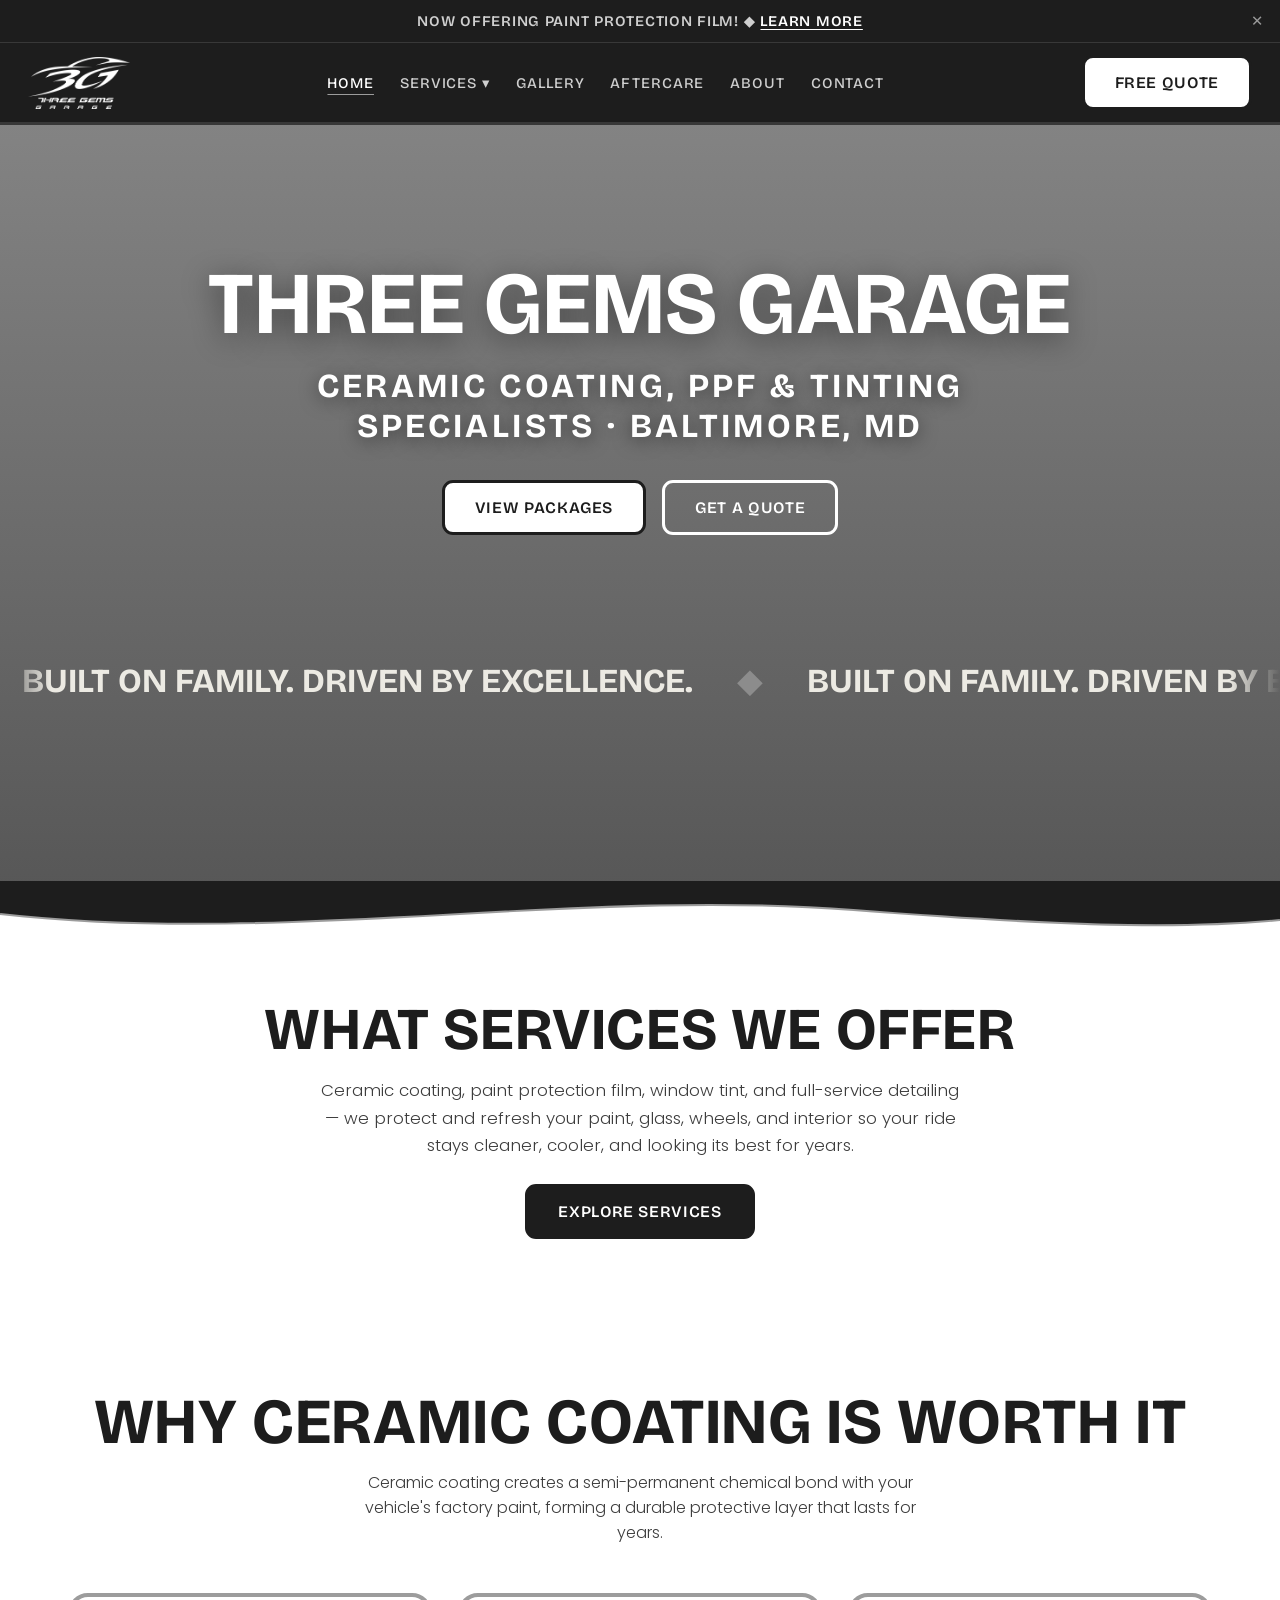
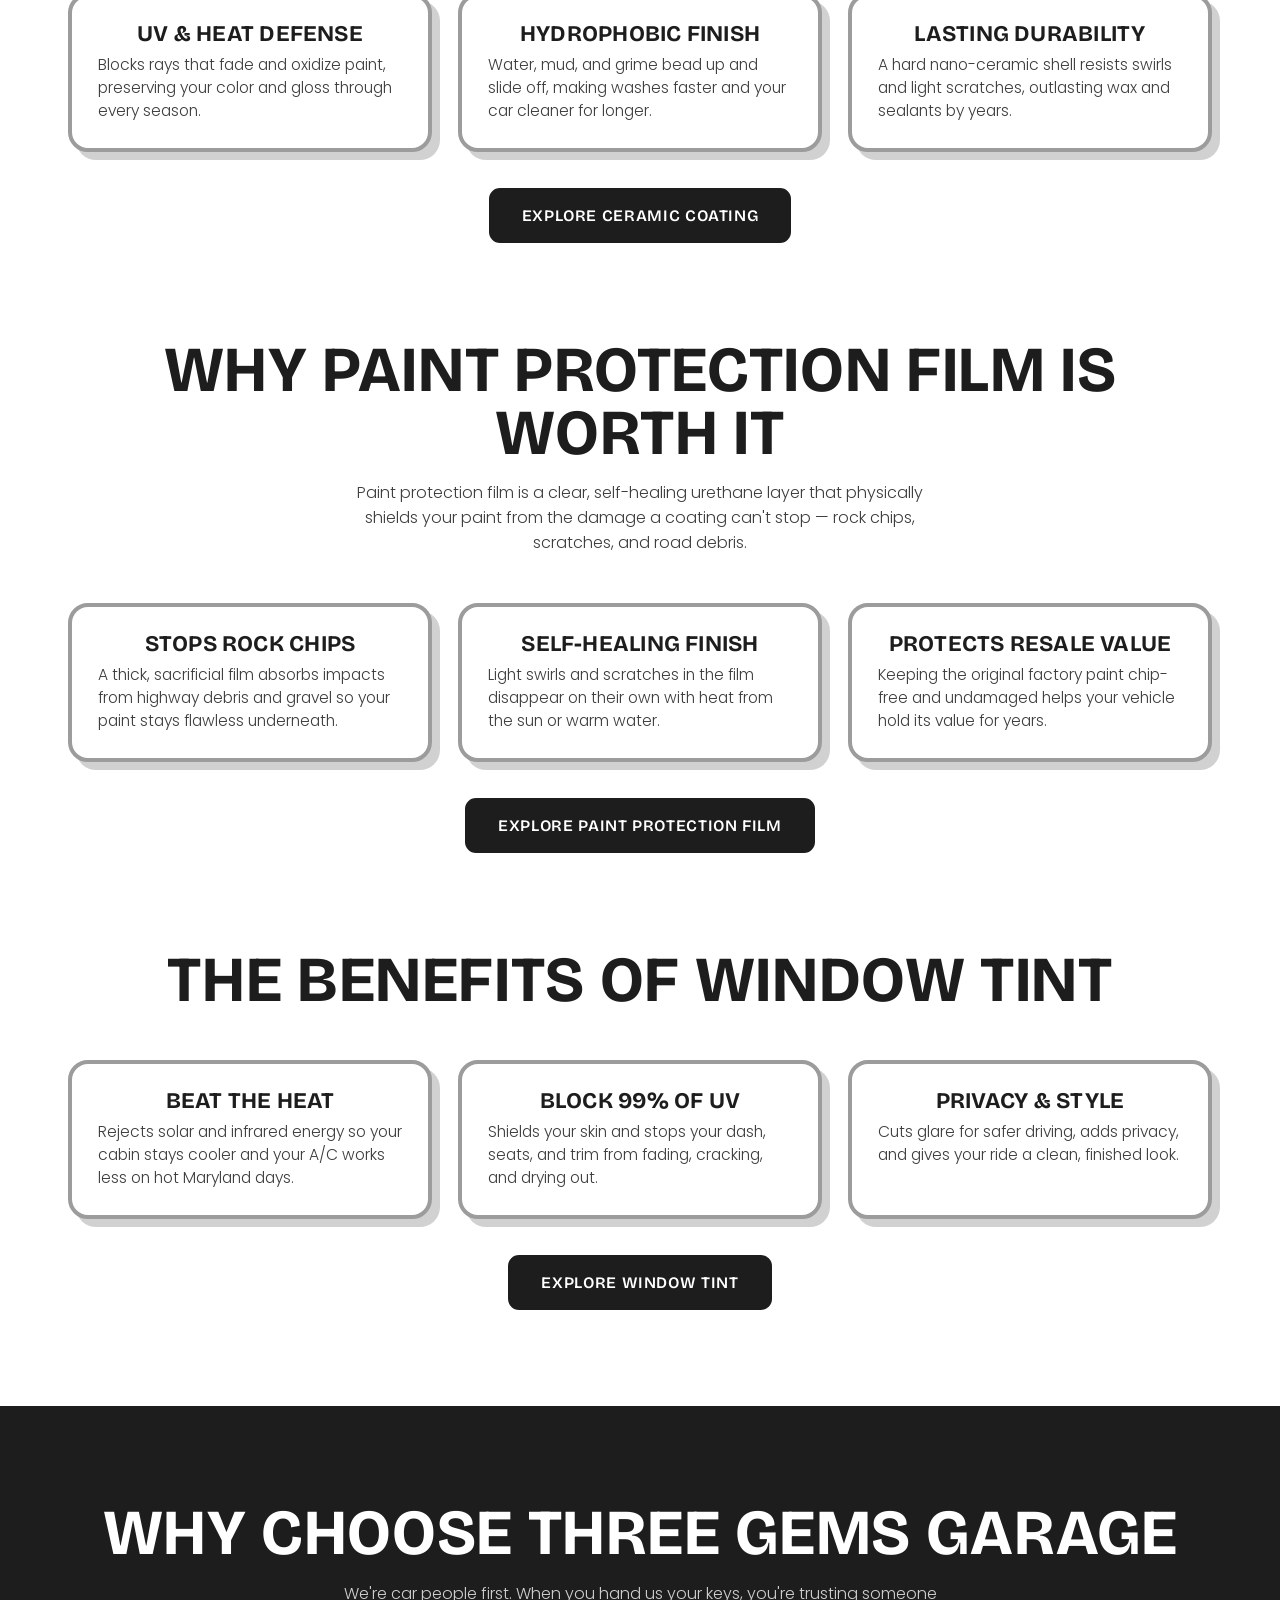
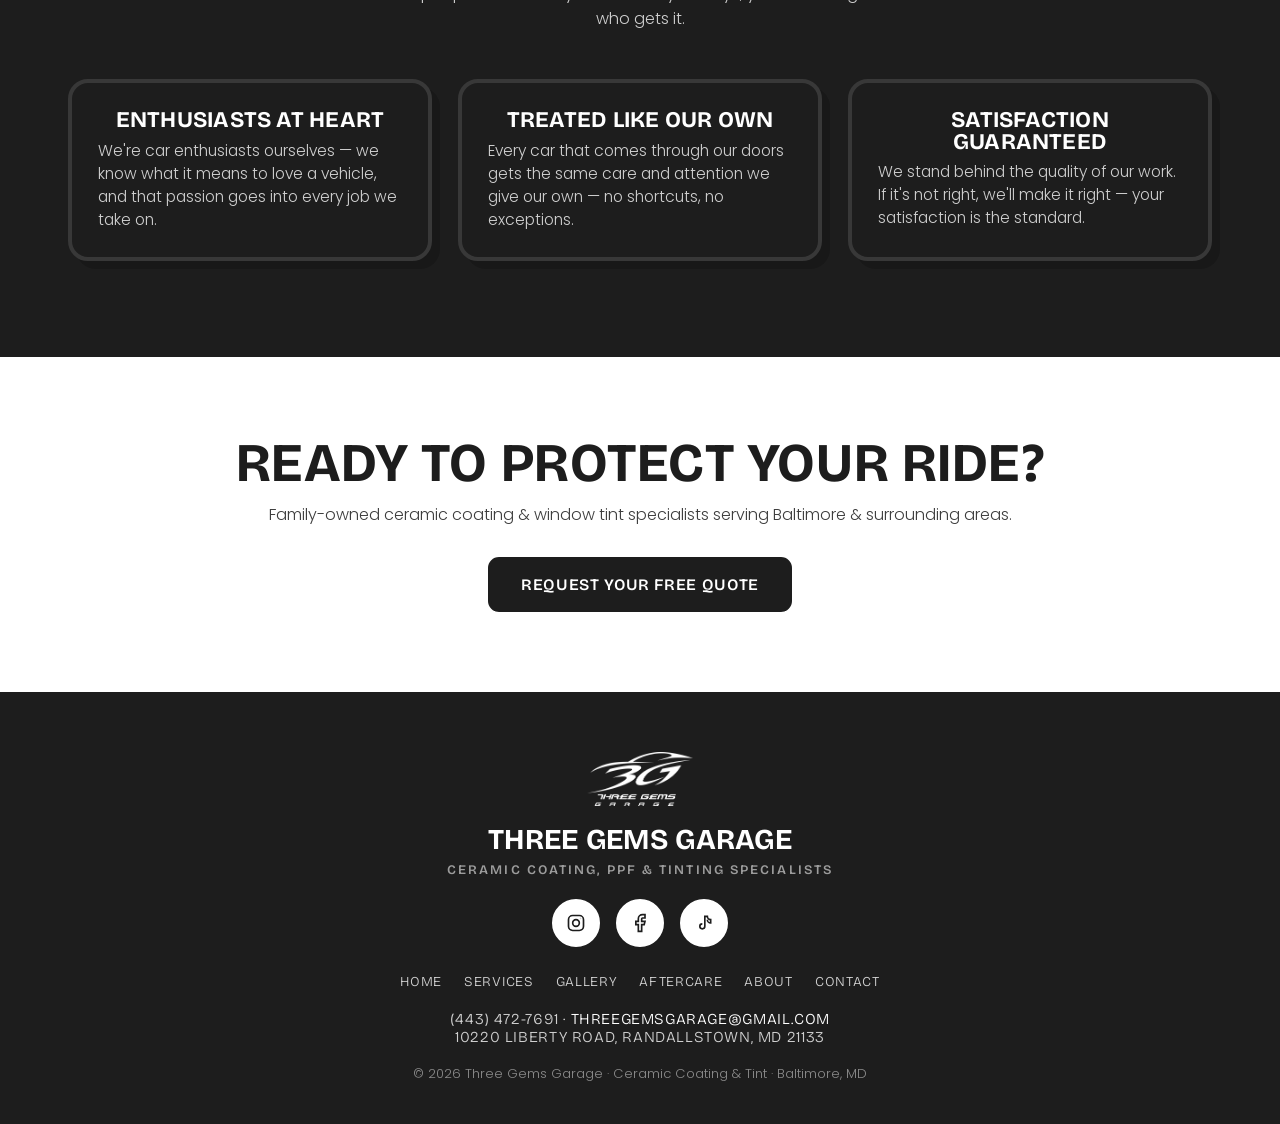
<file: index.html>
<!DOCTYPE html>
<html lang="en">
<head>
<!-- Google Tag Manager -->
<script>(function(w,d,s,l,i){w[l]=w[l]||[];w[l].push({'gtm.start':
new Date().getTime(),event:'gtm.js'});var f=d.getElementsByTagName(s)[0],
j=d.createElement(s),dl=l!='dataLayer'?'&l='+l:'';j.async=true;j.src=
'https://www.googletagmanager.com/gtm.js?id='+i+dl;f.parentNode.insertBefore(j,f);
})(window,document,'script','dataLayer','GTM-NJDWP7H4');</script>
<!-- End Google Tag Manager -->
<meta charset="UTF-8">
<meta name="viewport" content="width=device-width, initial-scale=1.0">
<title>Three Gems Garage — Ceramic Coating, PPF &amp; Window Tint in Baltimore, MD</title>
<meta name="description" content="Three Gems Garage — ceramic coating, paint protection film, window tint, and car detailing across Baltimore, MD, based in Randallstown. Built on Family. Driven by Excellence.">
<link rel="canonical" href="https://threegemsgarage.com/">
<link rel="preconnect" href="https://fonts.googleapis.com">
<link rel="preconnect" href="https://fonts.gstatic.com" crossorigin>
<link href="https://fonts.googleapis.com/css2?family=Bricolage+Grotesque:opsz,wght@12..96,400..800&family=Poppins:wght@400;500;600&display=swap" rel="stylesheet">
<link rel="stylesheet" href="style.css">

<!-- Open Graph / Social -->
<meta property="og:type" content="website">
<meta property="og:site_name" content="Three Gems Garage">
<meta property="og:locale" content="en_US">
<meta property="og:title" content="Three Gems Garage — Ceramic Coating, PPF & Window Tint in Baltimore, MD">
<meta property="og:description" content="Family-owned ceramic coating, paint protection film, window tint, and car detailing serving Baltimore, MD. Built on Family. Driven by Excellence.">
<meta property="og:url" content="https://threegemsgarage.com/">
<meta property="og:image" content="https://threegemsgarage.com/hero.jpg">
<meta name="twitter:card" content="summary_large_image">
<meta name="twitter:title" content="Three Gems Garage — Ceramic Coating, PPF & Window Tint in Baltimore, MD">
<meta name="twitter:description" content="Family-owned ceramic coating, paint protection film, window tint, and car detailing serving Baltimore, MD.">
<meta name="twitter:image" content="https://threegemsgarage.com/hero.jpg">

<!-- Structured data: Local Business -->
<script type="application/ld+json">
{
  "@context": "https://schema.org",
  "@type": "AutoDetailing",
  "@id": "https://threegemsgarage.com/#business",
  "name": "Three Gems Garage",
  "alternateName": "Three Gems Garage — Ceramic Coating & Tint",
  "slogan": "Built on Family. Driven by Excellence.",
  "description": "Family-owned ceramic coating, paint protection film, window tint, and full-service auto detailing studio in Randallstown, MD, serving Baltimore and surrounding areas.",
  "url": "https://threegemsgarage.com/",
  "telephone": "+1-443-472-7691",
  "email": "threegemsgarage@gmail.com",
  "image": "https://threegemsgarage.com/hero.jpg",
  "logo": "https://threegemsgarage.com/logo.png",
  "priceRange": "$$",
  "currenciesAccepted": "USD",
  "address": {
    "@type": "PostalAddress",
    "streetAddress": "10220 Liberty Road",
    "addressLocality": "Randallstown",
    "addressRegion": "MD",
    "postalCode": "21133",
    "addressCountry": "US"
  },
  "geo": {
    "@type": "GeoCoordinates",
    "latitude": 39.3668,
    "longitude": -76.7930
  },
  "hasMap": "https://maps.google.com/maps?q=10220%20Liberty%20Road%2C%20Randallstown%2C%20MD%2021133",
  "areaServed": [
    { "@type": "City", "name": "Baltimore" },
    { "@type": "City", "name": "Randallstown" },
    { "@type": "City", "name": "Owings Mills" },
    { "@type": "City", "name": "Pikesville" },
    { "@type": "AdministrativeArea", "name": "Baltimore County, Maryland" }
  ],
  "openingHoursSpecification": [
    { "@type": "OpeningHoursSpecification", "dayOfWeek": ["Monday","Tuesday","Wednesday","Thursday","Friday"], "opens": "09:00", "closes": "18:00" },
    { "@type": "OpeningHoursSpecification", "dayOfWeek": ["Saturday","Sunday"], "opens": "10:00", "closes": "16:00" }
  ],
  "sameAs": [
    "https://www.instagram.com/threegemsgarage/",
    "https://www.facebook.com/profile.php?id=61590265425292",
    "https://www.tiktok.com/@threegemsgarage"
  ],
  "hasOfferCatalog": {
    "@type": "OfferCatalog",
    "name": "Auto Appearance Services",
    "itemListElement": [
      { "@type": "OfferCatalog", "name": "Ceramic Coating", "url": "https://threegemsgarage.com/ceramic-coating.html" },
      { "@type": "OfferCatalog", "name": "Paint Protection Film", "url": "https://threegemsgarage.com/ppf.html" },
      { "@type": "OfferCatalog", "name": "Window Tint", "url": "https://threegemsgarage.com/tint.html" },
      { "@type": "OfferCatalog", "name": "Car Detailing", "url": "https://threegemsgarage.com/detailing.html" }
    ]
  }
}
</script>
<script type="application/ld+json">
{
  "@context": "https://schema.org",
  "@type": "WebSite",
  "name": "Three Gems Garage",
  "url": "https://threegemsgarage.com/",
  "publisher": { "@id": "https://threegemsgarage.com/#business" }
}
</script>
</head>
<body>
<!-- Google Tag Manager (noscript) -->
<noscript><iframe src="https://www.googletagmanager.com/ns.html?id=GTM-NJDWP7H4"
height="0" width="0" style="display:none;visibility:hidden"></iframe></noscript>
<!-- End Google Tag Manager (noscript) -->

<div class="announce" id="announce">
  Now offering Paint Protection Film! ◆ <a href="ppf.html">Learn more</a>
  <span class="x" onclick="document.getElementById('announce').style.display='none'">✕</span>
</div>

<header>
  <a href="index.html" class="brand">
    <img class="brand-logo" src="logo.png" alt="Three Gems Garage — Ceramic Coating &amp; Tint Co.">
  </a>
  <nav class="desktop">
    <a href="index.html" class="active">Home</a>
    <div class="nav-drop">
      <a href="services.html" class="drop-t">Services ▾</a>
      <div class="drop-menu">
        <a href="ceramic-coating.html">Ceramic Coating</a>
        <a href="ppf.html">Paint Protection Film</a>
        <a href="tint.html">Window Tint</a>
        <a href="detailing.html">Detailing</a>
      </div>
    </div>
    <a href="gallery.html">Gallery</a>
    <a href="aftercare.html">Aftercare</a>
    <a href="about.html">About</a>
    <a href="contact.html">Contact</a>
  </nav>
  <div class="head-cta">
    <a href="contact.html" class="btn btn-light">Free Quote</a>
    <button class="hamburger" id="hamburger" aria-label="Open menu"><span></span><span></span><span></span></button>
  </div>
</header>

<div class="mobile-menu" id="mobileMenu">
  <button class="mm-close" id="mmClose" aria-label="Close menu">✕</button>
  <a href="index.html">Home</a>
  <a href="services.html">Services</a>
  <div class="mm-subs">
    <a href="ceramic-coating.html" class="mm-sub">Ceramic Coating</a>
    <a href="ppf.html" class="mm-sub">Paint Protection Film</a>
    <a href="tint.html" class="mm-sub">Window Tint</a>
    <a href="detailing.html" class="mm-sub">Detailing</a>
  </div>
  <a href="gallery.html">Gallery</a>
  <a href="aftercare.html">Aftercare</a>
  <a href="about.html">About</a>
  <a href="contact.html">Contact</a>
  <a href="contact.html" class="btn btn-light" style="display:inline-block">Free Quote</a>
</div>

<section class="hero on-dark" id="home">
  <div class="hero-inner">
    <h1>Three Gems Garage</h1>
    <div class="hero-spec">Ceramic Coating, PPF &amp; Tinting Specialists · Baltimore, MD</div>
    <svg class="squiggle light" viewBox="0 0 292 18"><path d="M2,9 C10,2 18,2 26,9 C34,16 42,16 50,9 C58,2 66,2 74,9 C82,16 90,16 98,9 C106,2 114,2 122,9 C130,16 138,16 146,9 C154,2 162,2 170,9 C178,16 186,16 194,9 C202,2 210,2 218,9 C226,16 234,16 242,9 C250,2 258,2 266,9 C274,16 282,16 290,9"/></svg>
    <div class="cta">
      <a href="services.html" class="btn btn-light">View Packages</a>
      <a href="contact.html" class="btn btn-ghost">Get a Quote</a>
    </div>
    <div class="marquee hero-marquee">
      <div class="mtrack">
        <span>Built on Family. Driven by Excellence.</span><span class="star">◆</span><span>Built on Family. Driven by Excellence.</span><span class="star">◆</span>
        <span>Built on Family. Driven by Excellence.</span><span class="star">◆</span><span>Built on Family. Driven by Excellence.</span><span class="star">◆</span>
      </div>
    </div>
  </div>
</section>

<div class="divider"><svg viewBox="0 0 1440 64" preserveAspectRatio="none"><path class="line" d="M0,34 C320,66 640,8 960,30 C1180,45 1320,50 1440,40"/><path d="M0,34 C320,66 640,8 960,30 C1180,45 1320,50 1440,40 L1440,64 L0,64 Z" fill="#ffffff"/></svg></div>

<section class="block cream offer">
  <div class="wrap">
    <div class="big">
      <h2>What Services We Offer</h2>
      <svg class="squiggle" viewBox="0 0 292 18"><path d="M2,9 C10,2 18,2 26,9 C34,16 42,16 50,9 C58,2 66,2 74,9 C82,16 90,16 98,9 C106,2 114,2 122,9 C130,16 138,16 146,9 C154,2 162,2 170,9 C178,16 186,16 194,9 C202,2 210,2 218,9 C226,16 234,16 242,9 C250,2 258,2 266,9 C274,16 282,16 290,9"/></svg>
      <p>Ceramic coating, paint protection film, window tint, and full-service detailing — we protect and refresh your paint, glass, wheels, and interior so your ride stays cleaner, cooler, and looking its best for years.</p>
      <a href="services.html" class="btn btn-solid">Explore Services</a>
    </div>
  </div>
</section>

<section class="block cream">
  <div class="wrap">
    <div class="sec-head">
      <h2>Why Ceramic Coating Is Worth It</h2>
      <svg class="squiggle light" viewBox="0 0 292 18" style="width:230px"><path d="M2,9 C10,2 18,2 26,9 C34,16 42,16 50,9 C58,2 66,2 74,9 C82,16 90,16 98,9 C106,2 114,2 122,9 C130,16 138,16 146,9 C154,2 162,2 170,9 C178,16 186,16 194,9 C202,2 210,2 218,9 C226,16 234,16 242,9 C250,2 258,2 266,9 C274,16 282,16 290,9"/></svg>
      <p>Ceramic coating creates a semi-permanent chemical bond with your vehicle's factory paint, forming a durable protective layer that lasts for years.</p>
    </div>
    <div class="features">
      <div class="feature"><h3>UV &amp; Heat Defense</h3><p>Blocks rays that fade and oxidize paint, preserving your color and gloss through every season.</p></div>
      <div class="feature"><h3>Hydrophobic Finish</h3><p>Water, mud, and grime bead up and slide off, making washes faster and your car cleaner for longer.</p></div>
      <div class="feature"><h3>Lasting Durability</h3><p>A hard nano-ceramic shell resists swirls and light scratches, outlasting wax and sealants by years.</p></div>
    </div>
    <div style="text-align:center;margin-top:36px"><a href="ceramic-coating.html" class="btn btn-solid">Explore Ceramic Coating</a></div>
  </div>
</section>

<section class="block cream" style="padding-top:0">
  <div class="wrap">
    <div class="sec-head">
      <h2>Why Paint Protection Film Is Worth It</h2>
      <svg class="squiggle light" viewBox="0 0 292 18" style="width:230px"><path d="M2,9 C10,2 18,2 26,9 C34,16 42,16 50,9 C58,2 66,2 74,9 C82,16 90,16 98,9 C106,2 114,2 122,9 C130,16 138,16 146,9 C154,2 162,2 170,9 C178,16 186,16 194,9 C202,2 210,2 218,9 C226,16 234,16 242,9 C250,2 258,2 266,9 C274,16 282,16 290,9"/></svg>
      <p>Paint protection film is a clear, self-healing urethane layer that physically shields your paint from the damage a coating can't stop — rock chips, scratches, and road debris.</p>
    </div>
    <div class="features">
      <div class="feature"><h3>Stops Rock Chips</h3><p>A thick, sacrificial film absorbs impacts from highway debris and gravel so your paint stays flawless underneath.</p></div>
      <div class="feature"><h3>Self-Healing Finish</h3><p>Light swirls and scratches in the film disappear on their own with heat from the sun or warm water.</p></div>
      <div class="feature"><h3>Protects Resale Value</h3><p>Keeping the original factory paint chip-free and undamaged helps your vehicle hold its value for years.</p></div>
    </div>
    <div style="text-align:center;margin-top:36px"><a href="ppf.html" class="btn btn-solid">Explore Paint Protection Film</a></div>
  </div>
</section>

<section class="block cream" style="padding-top:0">
  <div class="wrap">
    <div class="sec-head">
      <h2>The Benefits of Window Tint</h2>
      <svg class="squiggle light" viewBox="0 0 292 18" style="width:230px"><path d="M2,9 C10,2 18,2 26,9 C34,16 42,16 50,9 C58,2 66,2 74,9 C82,16 90,16 98,9 C106,2 114,2 122,9 C130,16 138,16 146,9 C154,2 162,2 170,9 C178,16 186,16 194,9 C202,2 210,2 218,9 C226,16 234,16 242,9 C250,2 258,2 266,9 C274,16 282,16 290,9"/></svg>
    </div>
    <div class="features">
      <div class="feature"><h3>Beat the Heat</h3><p>Rejects solar and infrared energy so your cabin stays cooler and your A/C works less on hot Maryland days.</p></div>
      <div class="feature"><h3>Block 99% of UV</h3><p>Shields your skin and stops your dash, seats, and trim from fading, cracking, and drying out.</p></div>
      <div class="feature"><h3>Privacy &amp; Style</h3><p>Cuts glare for safer driving, adds privacy, and gives your ride a clean, finished look.</p></div>
    </div>
    <div style="text-align:center;margin-top:36px"><a href="tint.html" class="btn btn-solid">Explore Window Tint</a></div>
  </div>
</section>

<section class="block dark on-dark">
  <div class="wrap">
    <div class="sec-head">
      <h2>Why Choose Three Gems Garage</h2>
      <svg class="squiggle light" viewBox="0 0 292 18" style="width:230px"><path d="M2,9 C10,2 18,2 26,9 C34,16 42,16 50,9 C58,2 66,2 74,9 C82,16 90,16 98,9 C106,2 114,2 122,9 C130,16 138,16 146,9 C154,2 162,2 170,9 C178,16 186,16 194,9 C202,2 210,2 218,9 C226,16 234,16 242,9 C250,2 258,2 266,9 C274,16 282,16 290,9"/></svg>
      <p>We're car people first. When you hand us your keys, you're trusting someone who gets it.</p>
    </div>
    <div class="features">
      <div class="feature"><h3>Enthusiasts at Heart</h3><p>We're car enthusiasts ourselves — we know what it means to love a vehicle, and that passion goes into every job we take on.</p></div>
      <div class="feature"><h3>Treated Like Our Own</h3><p>Every car that comes through our doors gets the same care and attention we give our own — no shortcuts, no exceptions.</p></div>
      <div class="feature"><h3>Satisfaction Guaranteed</h3><p>We stand behind the quality of our work. If it's not right, we'll make it right — your satisfaction is the standard.</p></div>
    </div>
  </div>
</section>

<div class="cta-band">
  <svg class="squiggle" viewBox="0 0 292 18" style="width:220px"><path d="M2,9 C10,2 18,2 26,9 C34,16 42,16 50,9 C58,2 66,2 74,9 C82,16 90,16 98,9 C106,2 114,2 122,9 C130,16 138,16 146,9 C154,2 162,2 170,9 C178,16 186,16 194,9 C202,2 210,2 218,9 C226,16 234,16 242,9 C250,2 258,2 266,9 C274,16 282,16 290,9"/></svg>
  <h2>Ready to protect your ride?</h2>
  <p>Family-owned ceramic coating &amp; window tint specialists serving Baltimore &amp; surrounding areas.</p>
  <a href="contact.html" class="btn btn-solid">Request Your Free Quote</a>
</div>

<footer id="footer">
  <img class="foot-logo" src="logo.png" alt="Three Gems Garage">
  <svg class="squiggle" viewBox="0 0 292 18"><path d="M2,9 C10,2 18,2 26,9 C34,16 42,16 50,9 C58,2 66,2 74,9 C82,16 90,16 98,9 C106,2 114,2 122,9 C130,16 138,16 146,9 C154,2 162,2 170,9 C178,16 186,16 194,9 C202,2 210,2 218,9 C226,16 234,16 242,9 C250,2 258,2 266,9 C274,16 282,16 290,9"/></svg>
  <h3>Three Gems Garage<span class="foot-tag">Ceramic Coating, PPF &amp; Tinting Specialists</span></h3>
  <div class="socials">
    <a href="https://www.instagram.com/threegemsgarage/" target="_blank" rel="noopener" aria-label="Instagram"><svg viewBox="0 0 24 24" stroke-width="2"><rect x="3" y="3" width="18" height="18" rx="5"/><circle cx="12" cy="12" r="4"/><circle cx="17.5" cy="6.5" r="1" fill="currentColor" stroke="none"/></svg></a>
    <a href="https://www.facebook.com/profile.php?id=61590265425292" target="_blank" rel="noopener" aria-label="Facebook"><svg viewBox="0 0 24 24" stroke-width="2"><path d="M18 2h-3a5 5 0 0 0-5 5v3H7v4h3v8h4v-8h3l1-4h-4V7a1 1 0 0 1 1-1h3z"/></svg></a>
    <a href="https://www.tiktok.com/@threegemsgarage" target="_blank" rel="noopener" aria-label="TikTok"><svg viewBox="0 0 24 24" stroke-width="2"><path d="M16 8a4 4 0 0 0 4 4V8a4 4 0 0 1-4-4h-3v12a3 3 0 1 1-3-3"/></svg></a>
  </div>
  <div class="foot-nav">
    <a href="index.html">Home</a><a href="services.html">Services</a><a href="gallery.html">Gallery</a><a href="aftercare.html">Aftercare</a><a href="about.html">About</a><a href="contact.html">Contact</a>
  </div>
  <p class="foot-info">(443) 472-7691 · <a href="mailto:threegemsgarage@gmail.com">threegemsgarage@gmail.com</a><br>10220 Liberty Road, Randallstown, MD 21133</p>
  <p class="foot-copy">© <span id="year"></span> Three Gems Garage · Ceramic Coating &amp; Tint · Baltimore, MD</p>
</footer>

<script>
  document.getElementById('hamburger').addEventListener('click',()=>document.getElementById('mobileMenu').classList.toggle('open'));
  document.getElementById('mmClose').addEventListener('click',()=>document.getElementById('mobileMenu').classList.remove('open'));
  document.querySelectorAll('.mobile-menu a').forEach(a=>a.addEventListener('click',()=>document.getElementById('mobileMenu').classList.remove('open')));
  document.getElementById('year').textContent=new Date().getFullYear();
</script>
</body>
</html>
</file>
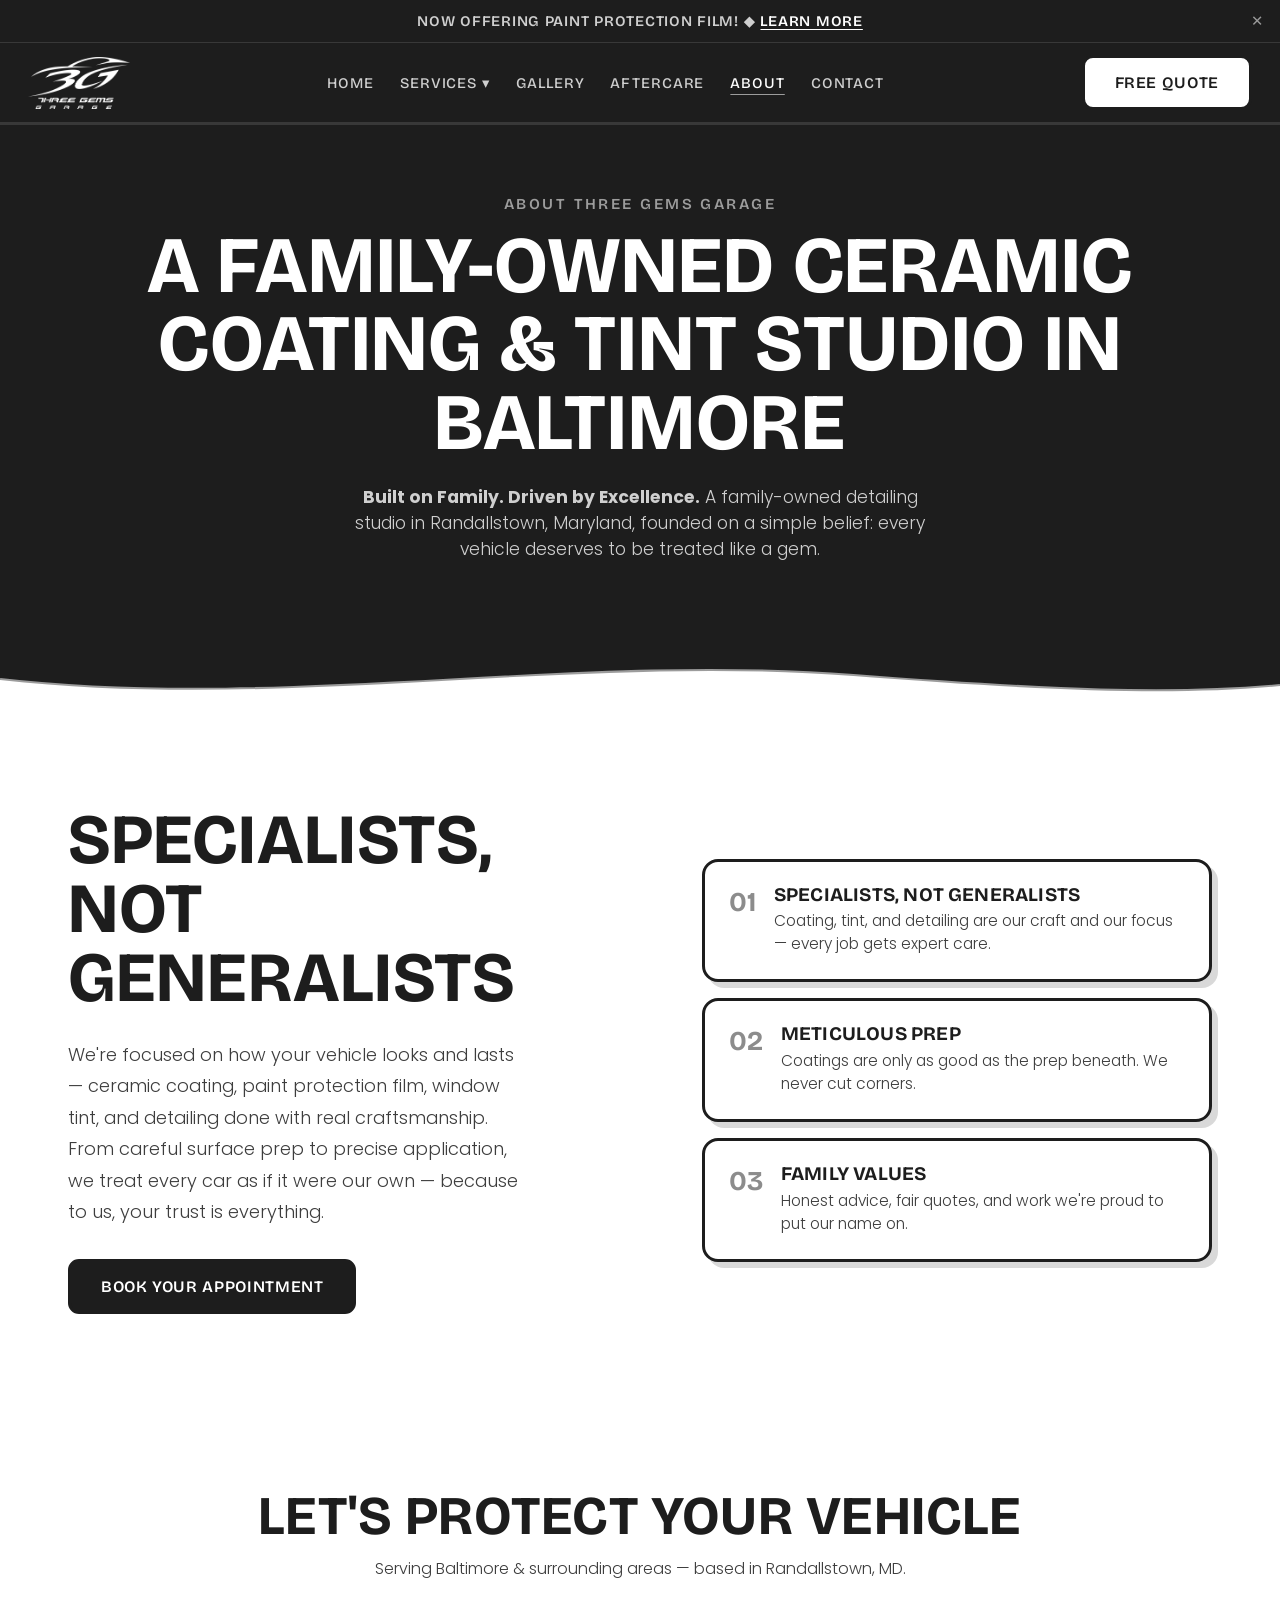
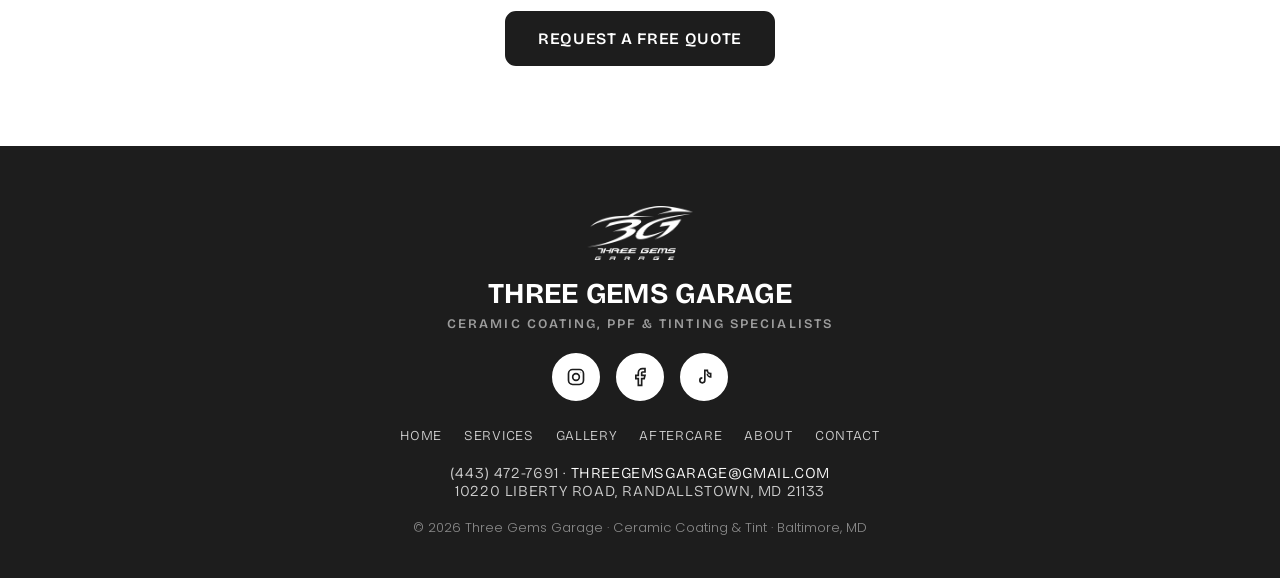
<file: about.html>
<!DOCTYPE html>
<html lang="en">
<head>
<!-- Google Tag Manager -->
<script>(function(w,d,s,l,i){w[l]=w[l]||[];w[l].push({'gtm.start':
new Date().getTime(),event:'gtm.js'});var f=d.getElementsByTagName(s)[0],
j=d.createElement(s),dl=l!='dataLayer'?'&l='+l:'';j.async=true;j.src=
'https://www.googletagmanager.com/gtm.js?id='+i+dl;f.parentNode.insertBefore(j,f);
})(window,document,'script','dataLayer','GTM-NJDWP7H4');</script>
<!-- End Google Tag Manager -->
<meta charset="UTF-8">
<meta name="viewport" content="width=device-width, initial-scale=1.0">
<title>About Three Gems Garage — Baltimore Ceramic Coating &amp; Tint</title>
<meta name="description" content="Three Gems Garage is a family-owned auto appearance studio in Randallstown, MD — ceramic coating, paint protection film, window tint, and detailing. Built on Family. Driven by Excellence.">
<link rel="preconnect" href="https://fonts.googleapis.com">
<link rel="preconnect" href="https://fonts.gstatic.com" crossorigin>
<link href="https://fonts.googleapis.com/css2?family=Bricolage+Grotesque:opsz,wght@12..96,400..800&family=Poppins:wght@400;500;600&display=swap" rel="stylesheet">
<link rel="stylesheet" href="style.css">
<link rel="canonical" href="https://threegemsgarage.com/about.html">

<!-- Open Graph / Social -->
<meta property="og:type" content="website">
<meta property="og:site_name" content="Three Gems Garage">
<meta property="og:locale" content="en_US">
<meta property="og:title" content="About Three Gems Garage — Baltimore Ceramic Coating & Tint">
<meta property="og:description" content="Three Gems Garage is a family-owned auto appearance studio in Randallstown, MD — ceramic coating, paint protection film, window tint, and detailing. Built on Family. Driven by Excellence.">
<meta property="og:url" content="https://threegemsgarage.com/about.html">
<meta property="og:image" content="https://threegemsgarage.com/hero.jpg">
<meta name="twitter:card" content="summary_large_image">
<meta name="twitter:title" content="About Three Gems Garage — Baltimore Ceramic Coating & Tint">
<meta name="twitter:description" content="Family-owned auto appearance studio in Randallstown, MD — ceramic coating, paint protection film, window tint, and detailing.">
<meta name="twitter:image" content="https://threegemsgarage.com/hero.jpg">

<!-- Structured data: Local Business -->
<script type="application/ld+json">
{
  "@context": "https://schema.org",
  "@type": "AutoDetailing",
  "@id": "https://threegemsgarage.com/#business",
  "name": "Three Gems Garage",
  "slogan": "Built on Family. Driven by Excellence.",
  "description": "Family-owned ceramic coating, paint protection film, window tint, and full-service auto detailing studio in Randallstown, MD, serving Baltimore and surrounding areas.",
  "url": "https://threegemsgarage.com/",
  "telephone": "+1-443-472-7691",
  "email": "threegemsgarage@gmail.com",
  "image": "https://threegemsgarage.com/hero.jpg",
  "logo": "https://threegemsgarage.com/logo.png",
  "priceRange": "$$",
  "address": {
    "@type": "PostalAddress",
    "streetAddress": "10220 Liberty Road",
    "addressLocality": "Randallstown",
    "addressRegion": "MD",
    "postalCode": "21133",
    "addressCountry": "US"
  },
  "geo": { "@type": "GeoCoordinates", "latitude": 39.3668, "longitude": -76.7930 },
  "openingHoursSpecification": [
    { "@type": "OpeningHoursSpecification", "dayOfWeek": ["Monday","Tuesday","Wednesday","Thursday","Friday"], "opens": "09:00", "closes": "18:00" },
    { "@type": "OpeningHoursSpecification", "dayOfWeek": ["Saturday","Sunday"], "opens": "10:00", "closes": "16:00" }
  ],
  "sameAs": [
    "https://www.instagram.com/threegemsgarage/",
    "https://www.facebook.com/profile.php?id=61590265425292",
    "https://www.tiktok.com/@threegemsgarage"
  ]
}
</script>
<script type="application/ld+json">
{
  "@context": "https://schema.org",
  "@type": "BreadcrumbList",
  "itemListElement": [
    { "@type": "ListItem", "position": 1, "name": "Home", "item": "https://threegemsgarage.com/" },
    { "@type": "ListItem", "position": 2, "name": "About", "item": "https://threegemsgarage.com/about.html" }
  ]
}
</script>
</head>
<body>
<!-- Google Tag Manager (noscript) -->
<noscript><iframe src="https://www.googletagmanager.com/ns.html?id=GTM-NJDWP7H4"
height="0" width="0" style="display:none;visibility:hidden"></iframe></noscript>
<!-- End Google Tag Manager (noscript) -->

<div class="announce" id="announce">
  Now offering Paint Protection Film! ◆ <a href="ppf.html">Learn more</a>
  <span class="x" onclick="document.getElementById('announce').style.display='none'">✕</span>
</div>

<header>
  <a href="index.html" class="brand">
    <img class="brand-logo" src="logo.png" alt="Three Gems Garage — Ceramic Coating &amp; Tint Co.">
  </a>
  <nav class="desktop">
    <a href="index.html">Home</a>
    <div class="nav-drop">
      <a href="services.html" class="drop-t">Services ▾</a>
      <div class="drop-menu">
        <a href="ceramic-coating.html">Ceramic Coating</a>
        <a href="ppf.html">Paint Protection Film</a>
        <a href="tint.html">Window Tint</a>
        <a href="detailing.html">Detailing</a>
      </div>
    </div>
    <a href="gallery.html">Gallery</a>
    <a href="aftercare.html">Aftercare</a>
    <a href="about.html" class="active">About</a>
    <a href="contact.html">Contact</a>
  </nav>
  <div class="head-cta">
    <a href="contact.html" class="btn btn-light">Free Quote</a>
    <button class="hamburger" id="hamburger" aria-label="Open menu"><span></span><span></span><span></span></button>
  </div>
</header>

<div class="mobile-menu" id="mobileMenu">
  <button class="mm-close" id="mmClose" aria-label="Close menu">✕</button>
  <a href="index.html">Home</a>
  <a href="services.html">Services</a>
  <div class="mm-subs">
    <a href="ceramic-coating.html" class="mm-sub">Ceramic Coating</a>
    <a href="ppf.html" class="mm-sub">Paint Protection Film</a>
    <a href="tint.html" class="mm-sub">Window Tint</a>
    <a href="detailing.html" class="mm-sub">Detailing</a>
  </div>
  <a href="gallery.html">Gallery</a>
  <a href="aftercare.html">Aftercare</a>
  <a href="about.html">About</a>
  <a href="contact.html">Contact</a>
  <a href="contact.html" class="btn btn-light" style="display:inline-block">Free Quote</a>
</div>

<section class="page-hero">
  <div class="kicker">About Three Gems Garage</div>
  <h1>A Family-Owned Ceramic Coating &amp; Tint Studio in Baltimore</h1>
  <svg class="squiggle light" viewBox="0 0 292 18" style="width:240px"><path d="M2,9 C10,2 18,2 26,9 C34,16 42,16 50,9 C58,2 66,2 74,9 C82,16 90,16 98,9 C106,2 114,2 122,9 C130,16 138,16 146,9 C154,2 162,2 170,9 C178,16 186,16 194,9 C202,2 210,2 218,9 C226,16 234,16 242,9 C250,2 258,2 266,9 C274,16 282,16 290,9"/></svg>
  <p><strong>Built on Family. Driven by Excellence.</strong> A family-owned detailing studio in Randallstown, Maryland, founded on a simple belief: every vehicle deserves to be treated like a gem.</p>
</section>

<div class="divider"><svg viewBox="0 0 1440 64" preserveAspectRatio="none"><path class="line" d="M0,34 C320,66 640,8 960,30 C1180,45 1320,50 1440,40"/><path d="M0,34 C320,66 640,8 960,30 C1180,45 1320,50 1440,40 L1440,64 L0,64 Z" fill="#ffffff"/></svg></div>

<section class="block cream">
  <div class="wrap">
    <div class="twocol">
      <div class="big">
        <h2>Specialists,<br>Not Generalists</h2>
        <svg class="squiggle" viewBox="0 0 292 18" style="width:220px"><path d="M2,9 C10,2 18,2 26,9 C34,16 42,16 50,9 C58,2 66,2 74,9 C82,16 90,16 98,9 C106,2 114,2 122,9 C130,16 138,16 146,9 C154,2 162,2 170,9 C178,16 186,16 194,9 C202,2 210,2 218,9 C226,16 234,16 242,9 C250,2 258,2 266,9 C274,16 282,16 290,9"/></svg>
        <p>We're focused on how your vehicle looks and lasts — ceramic coating, paint protection film, window tint, and detailing done with real craftsmanship. From careful surface prep to precise application, we treat every car as if it were our own — because to us, your trust is everything.</p>
        <a href="contact.html" class="btn btn-solid">Book Your Appointment</a>
      </div>
      <div class="values">
        <div class="value"><span class="num">01</span><div><h4>Specialists, not generalists</h4><p>Coating, tint, and detailing are our craft and our focus — every job gets expert care.</p></div></div>
        <div class="value"><span class="num">02</span><div><h4>Meticulous prep</h4><p>Coatings are only as good as the prep beneath. We never cut corners.</p></div></div>
        <div class="value"><span class="num">03</span><div><h4>Family values</h4><p>Honest advice, fair quotes, and work we're proud to put our name on.</p></div></div>
      </div>
    </div>
  </div>
</section>

<div class="cta-band">
  <svg class="squiggle" viewBox="0 0 292 18" style="width:220px"><path d="M2,9 C10,2 18,2 26,9 C34,16 42,16 50,9 C58,2 66,2 74,9 C82,16 90,16 98,9 C106,2 114,2 122,9 C130,16 138,16 146,9 C154,2 162,2 170,9 C178,16 186,16 194,9 C202,2 210,2 218,9 C226,16 234,16 242,9 C250,2 258,2 266,9 C274,16 282,16 290,9"/></svg>
  <h2>Let's protect your vehicle</h2>
  <p>Serving Baltimore &amp; surrounding areas — based in Randallstown, MD.</p>
  <a href="contact.html" class="btn btn-solid">Request a Free Quote</a>
</div>

<footer id="footer">
  <img class="foot-logo" src="logo.png" alt="Three Gems Garage">
  <svg class="squiggle" viewBox="0 0 292 18"><path d="M2,9 C10,2 18,2 26,9 C34,16 42,16 50,9 C58,2 66,2 74,9 C82,16 90,16 98,9 C106,2 114,2 122,9 C130,16 138,16 146,9 C154,2 162,2 170,9 C178,16 186,16 194,9 C202,2 210,2 218,9 C226,16 234,16 242,9 C250,2 258,2 266,9 C274,16 282,16 290,9"/></svg>
  <h3>Three Gems Garage<span class="foot-tag">Ceramic Coating, PPF &amp; Tinting Specialists</span></h3>
  <div class="socials">
    <a href="https://www.instagram.com/threegemsgarage/" target="_blank" rel="noopener" aria-label="Instagram"><svg viewBox="0 0 24 24" stroke-width="2"><rect x="3" y="3" width="18" height="18" rx="5"/><circle cx="12" cy="12" r="4"/><circle cx="17.5" cy="6.5" r="1" fill="currentColor" stroke="none"/></svg></a>
    <a href="https://www.facebook.com/profile.php?id=61590265425292" target="_blank" rel="noopener" aria-label="Facebook"><svg viewBox="0 0 24 24" stroke-width="2"><path d="M18 2h-3a5 5 0 0 0-5 5v3H7v4h3v8h4v-8h3l1-4h-4V7a1 1 0 0 1 1-1h3z"/></svg></a>
    <a href="https://www.tiktok.com/@threegemsgarage" target="_blank" rel="noopener" aria-label="TikTok"><svg viewBox="0 0 24 24" stroke-width="2"><path d="M16 8a4 4 0 0 0 4 4V8a4 4 0 0 1-4-4h-3v12a3 3 0 1 1-3-3"/></svg></a>
  </div>
  <div class="foot-nav">
    <a href="index.html">Home</a><a href="services.html">Services</a><a href="gallery.html">Gallery</a><a href="aftercare.html">Aftercare</a><a href="about.html">About</a><a href="contact.html">Contact</a>
  </div>
  <p class="foot-info">(443) 472-7691 · <a href="mailto:threegemsgarage@gmail.com">threegemsgarage@gmail.com</a><br>10220 Liberty Road, Randallstown, MD 21133</p>
  <p class="foot-copy">© <span id="year"></span> Three Gems Garage · Ceramic Coating &amp; Tint · Baltimore, MD</p>
</footer>

<script>
  document.getElementById('hamburger').addEventListener('click',()=>document.getElementById('mobileMenu').classList.toggle('open'));
  document.getElementById('mmClose').addEventListener('click',()=>document.getElementById('mobileMenu').classList.remove('open'));
  document.querySelectorAll('.mobile-menu a').forEach(a=>a.addEventListener('click',()=>document.getElementById('mobileMenu').classList.remove('open')));
  document.getElementById('year').textContent=new Date().getFullYear();
</script>
</body>
</html>
</file>
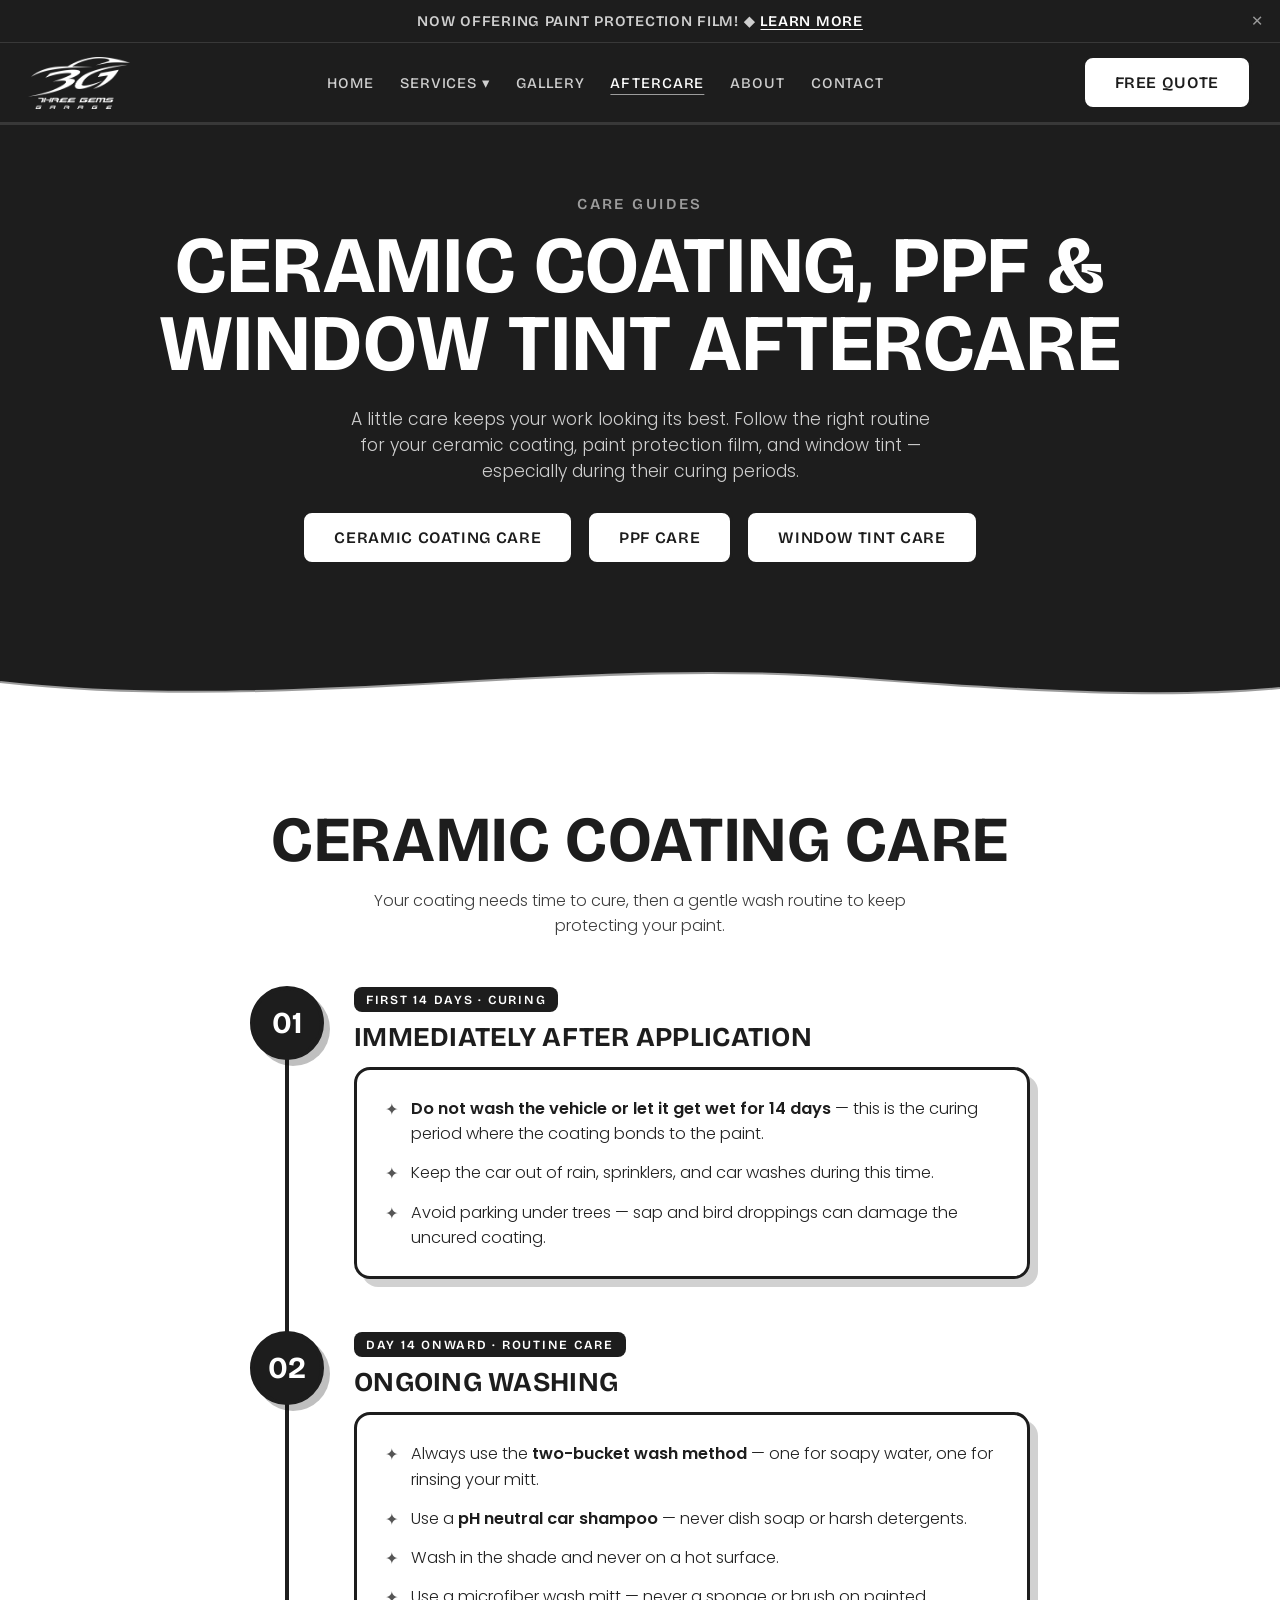
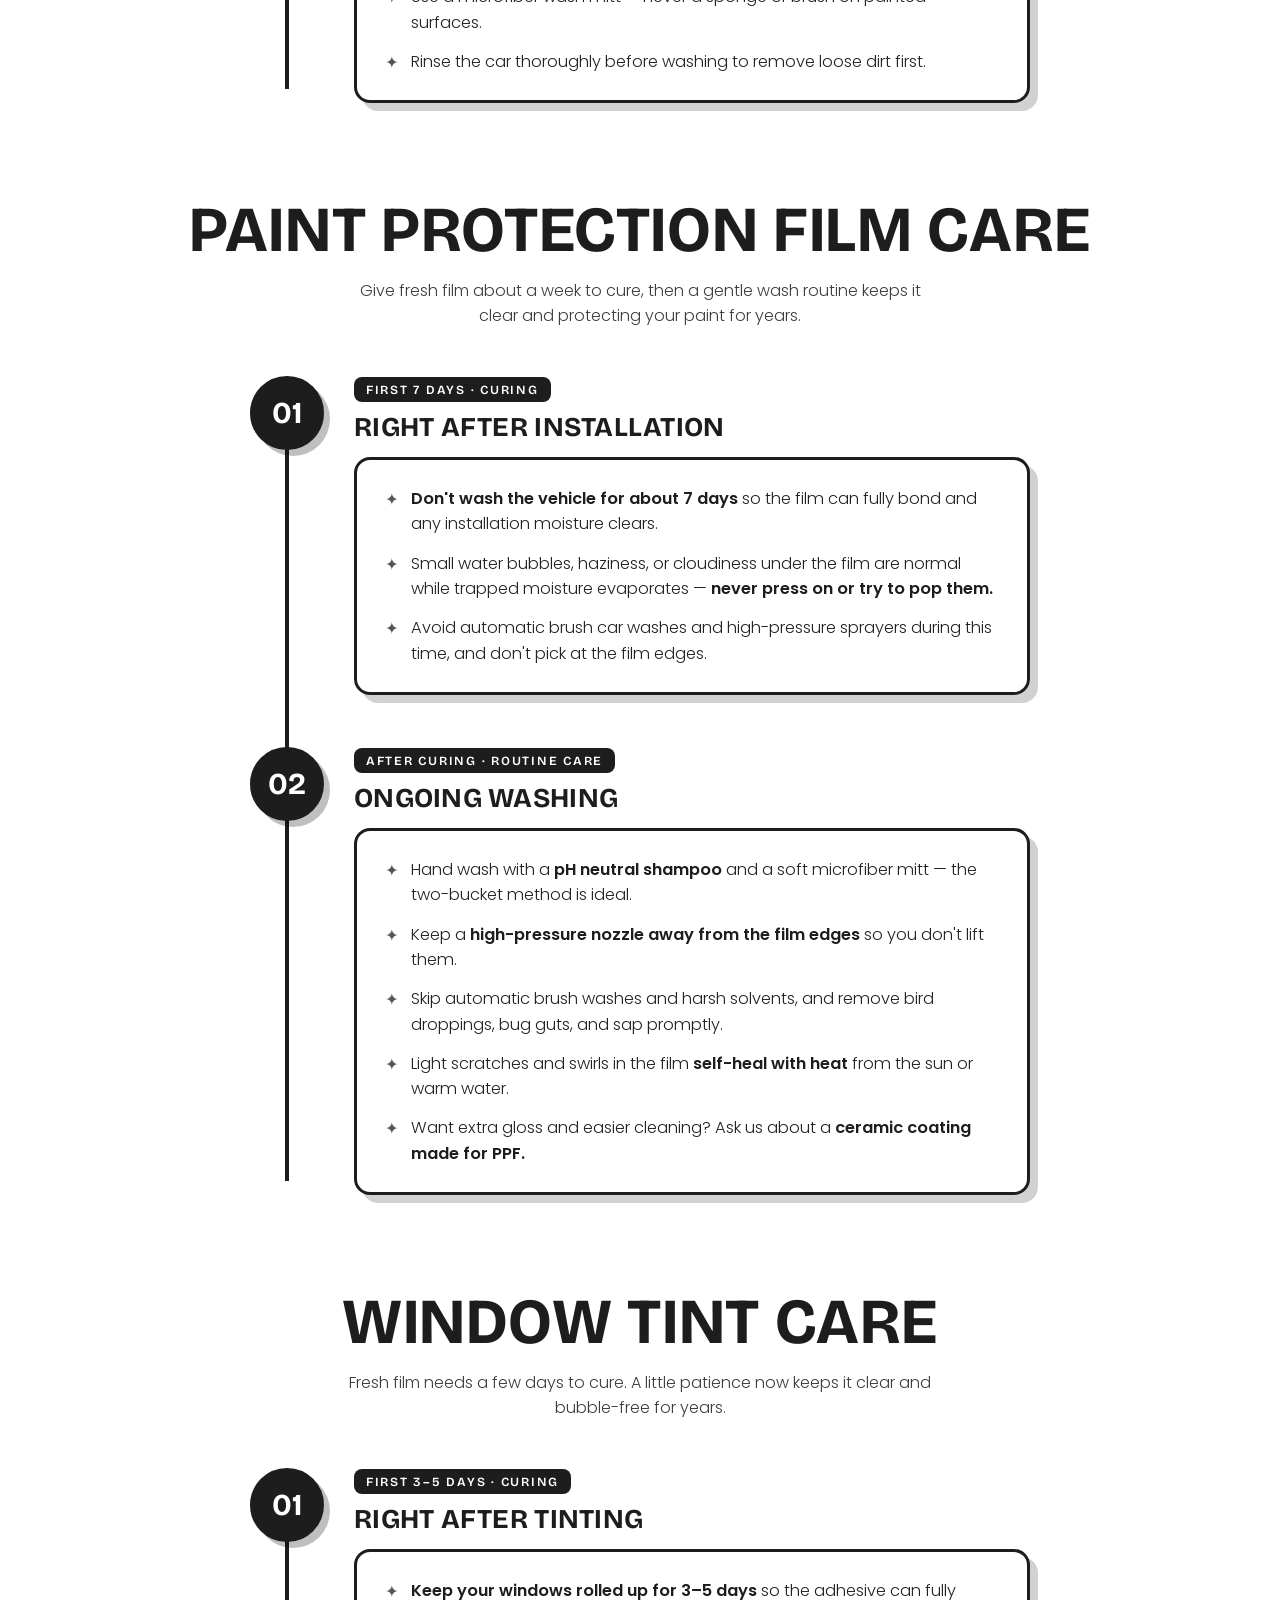
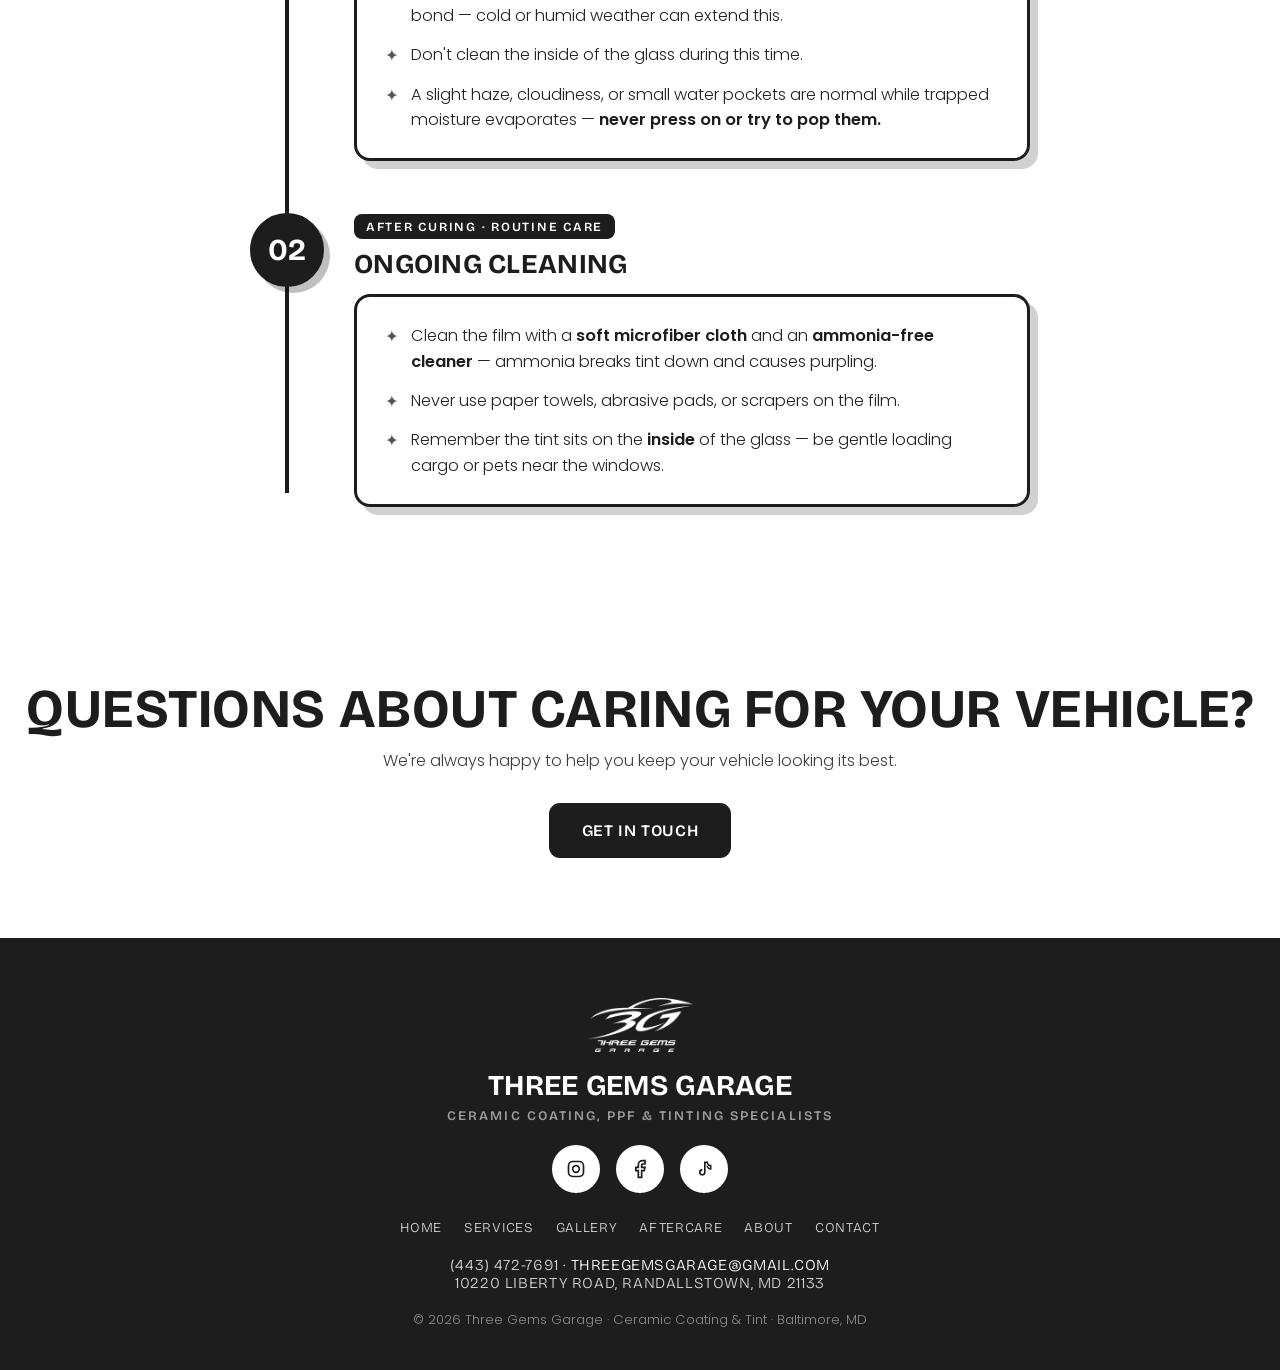
<file: aftercare.html>
<!DOCTYPE html>
<html lang="en">
<head>
<!-- Google Tag Manager -->
<script>(function(w,d,s,l,i){w[l]=w[l]||[];w[l].push({'gtm.start':
new Date().getTime(),event:'gtm.js'});var f=d.getElementsByTagName(s)[0],
j=d.createElement(s),dl=l!='dataLayer'?'&l='+l:'';j.async=true;j.src=
'https://www.googletagmanager.com/gtm.js?id='+i+dl;f.parentNode.insertBefore(j,f);
})(window,document,'script','dataLayer','GTM-NJDWP7H4');</script>
<!-- End Google Tag Manager -->
<meta charset="UTF-8">
<meta name="viewport" content="width=device-width, initial-scale=1.0">
<title>Ceramic Coating, PPF &amp; Window Tint Aftercare — Three Gems Garage</title>
<meta name="description" content="Aftercare guides for your ceramic coating, paint protection film, and window tint — curing periods and the right ongoing care from Three Gems Garage in Baltimore, MD.">
<link rel="preconnect" href="https://fonts.googleapis.com">
<link rel="preconnect" href="https://fonts.gstatic.com" crossorigin>
<link href="https://fonts.googleapis.com/css2?family=Bricolage+Grotesque:opsz,wght@12..96,400..800&family=Poppins:wght@400;500;600&display=swap" rel="stylesheet">
<link rel="stylesheet" href="style.css">
<link rel="canonical" href="https://threegemsgarage.com/aftercare.html">

<!-- Open Graph / Social -->
<meta property="og:type" content="website">
<meta property="og:site_name" content="Three Gems Garage">
<meta property="og:locale" content="en_US">
<meta property="og:title" content="Ceramic Coating, PPF & Window Tint Aftercare — Three Gems Garage">
<meta property="og:description" content="Aftercare guides for your ceramic coating, paint protection film, and window tint — curing periods and the right ongoing care from Three Gems Garage in Baltimore, MD.">
<meta property="og:url" content="https://threegemsgarage.com/aftercare.html">
<meta property="og:image" content="https://threegemsgarage.com/hero.jpg">
<meta name="twitter:card" content="summary_large_image">
<meta name="twitter:title" content="Ceramic Coating, PPF & Window Tint Aftercare — Three Gems Garage">
<meta name="twitter:description" content="Ceramic coating, paint protection film, and window tint aftercare guides from Three Gems Garage.">
<meta name="twitter:image" content="https://threegemsgarage.com/hero.jpg">

<!-- Structured data: FAQ -->
<script type="application/ld+json">
{
  "@context": "https://schema.org",
  "@type": "FAQPage",
  "mainEntity": [
    {
      "@type": "Question",
      "name": "How long after a ceramic coating before I can wash my car?",
      "acceptedAnswer": {
        "@type": "Answer",
        "text": "Do not wash the vehicle or let it get wet for 14 days after application. This is the curing period where the coating bonds to the paint. Keep the car out of rain, sprinklers, and car washes, and avoid parking under trees during this time."
      }
    },
    {
      "@type": "Question",
      "name": "What is the best way to wash a ceramic-coated car?",
      "acceptedAnswer": {
        "@type": "Answer",
        "text": "After the 14-day curing period, always use the two-bucket wash method — one bucket for soapy water and one for rinsing your mitt. Use a pH-neutral car shampoo (never dish soap), wash in the shade on a cool surface, use a microfiber wash mitt instead of a sponge or brush, and rinse the car thoroughly before washing to remove loose dirt first."
      }
    },
    {
      "@type": "Question",
      "name": "How long after paint protection film is installed before I can wash my car?",
      "acceptedAnswer": {
        "@type": "Answer",
        "text": "Wait about 7 days before washing so the film can fully bond and any installation moisture clears. During this time, avoid automatic brush car washes and high-pressure sprayers, and don't pick at the film edges."
      }
    },
    {
      "@type": "Question",
      "name": "Are bubbles or haze under new paint protection film normal?",
      "acceptedAnswer": {
        "@type": "Answer",
        "text": "Yes. Small water bubbles, haziness, or cloudiness under fresh film are normal as trapped moisture evaporates during curing. They clear on their own, usually within a couple of weeks — never press on or try to pop them."
      }
    },
    {
      "@type": "Question",
      "name": "How long should I keep my windows up after a new window tint?",
      "acceptedAnswer": {
        "@type": "Answer",
        "text": "Keep your windows rolled up for 3 to 5 days after tinting so the adhesive can fully bond. Cold or humid weather can extend this. Avoid cleaning the inside of the glass during this time."
      }
    },
    {
      "@type": "Question",
      "name": "Is haze or cloudiness normal after getting my windows tinted?",
      "acceptedAnswer": {
        "@type": "Answer",
        "text": "Yes. A slight haze, cloudiness, or small water pockets are normal while trapped moisture evaporates as the film cures. Never press on or try to pop them — they clear up on their own within a few days."
      }
    }
  ]
}
</script>
<script type="application/ld+json">
{
  "@context": "https://schema.org",
  "@type": "BreadcrumbList",
  "itemListElement": [
    { "@type": "ListItem", "position": 1, "name": "Home", "item": "https://threegemsgarage.com/" },
    { "@type": "ListItem", "position": 2, "name": "Aftercare", "item": "https://threegemsgarage.com/aftercare.html" }
  ]
}
</script>
</head>
<body>
<!-- Google Tag Manager (noscript) -->
<noscript><iframe src="https://www.googletagmanager.com/ns.html?id=GTM-NJDWP7H4"
height="0" width="0" style="display:none;visibility:hidden"></iframe></noscript>
<!-- End Google Tag Manager (noscript) -->

<div class="announce" id="announce">
  Now offering Paint Protection Film! ◆ <a href="ppf.html">Learn more</a>
  <span class="x" onclick="document.getElementById('announce').style.display='none'">✕</span>
</div>

<header>
  <a href="index.html" class="brand">
    <img class="brand-logo" src="logo.png" alt="Three Gems Garage — Ceramic Coating &amp; Tint Co.">
  </a>
  <nav class="desktop">
    <a href="index.html">Home</a>
    <div class="nav-drop">
      <a href="services.html" class="drop-t">Services ▾</a>
      <div class="drop-menu">
        <a href="ceramic-coating.html">Ceramic Coating</a>
        <a href="ppf.html">Paint Protection Film</a>
        <a href="tint.html">Window Tint</a>
        <a href="detailing.html">Detailing</a>
      </div>
    </div>
    <a href="gallery.html">Gallery</a>
    <a href="aftercare.html" class="active">Aftercare</a>
    <a href="about.html">About</a>
    <a href="contact.html">Contact</a>
  </nav>
  <div class="head-cta">
    <a href="contact.html" class="btn btn-light">Free Quote</a>
    <button class="hamburger" id="hamburger" aria-label="Open menu"><span></span><span></span><span></span></button>
  </div>
</header>

<div class="mobile-menu" id="mobileMenu">
  <button class="mm-close" id="mmClose" aria-label="Close menu">✕</button>
  <a href="index.html">Home</a>
  <a href="services.html">Services</a>
  <div class="mm-subs">
    <a href="ceramic-coating.html" class="mm-sub">Ceramic Coating</a>
    <a href="ppf.html" class="mm-sub">Paint Protection Film</a>
    <a href="tint.html" class="mm-sub">Window Tint</a>
    <a href="detailing.html" class="mm-sub">Detailing</a>
  </div>
  <a href="gallery.html">Gallery</a>
  <a href="aftercare.html">Aftercare</a>
  <a href="about.html">About</a>
  <a href="contact.html">Contact</a>
  <a href="contact.html" class="btn btn-light" style="display:inline-block">Free Quote</a>
</div>

<section class="page-hero">
  <div class="kicker">Care Guides</div>
  <h1>Ceramic Coating, PPF &amp; Window Tint Aftercare</h1>
  <svg class="squiggle light" viewBox="0 0 292 18" style="width:240px"><path d="M2,9 C10,2 18,2 26,9 C34,16 42,16 50,9 C58,2 66,2 74,9 C82,16 90,16 98,9 C106,2 114,2 122,9 C130,16 138,16 146,9 C154,2 162,2 170,9 C178,16 186,16 194,9 C202,2 210,2 218,9 C226,16 234,16 242,9 C250,2 258,2 266,9 C274,16 282,16 290,9"/></svg>
  <p>A little care keeps your work looking its best. Follow the right routine for your ceramic coating, paint protection film, and window tint — especially during their curing periods.</p>
  <div class="cta" style="margin-top:26px;display:flex;gap:12px;justify-content:center;flex-wrap:wrap">
    <a href="#coating-care" class="btn btn-light">Ceramic Coating Care</a>
    <a href="#ppf-care" class="btn btn-light">PPF Care</a>
    <a href="#tint-care" class="btn btn-light">Window Tint Care</a>
  </div>
</section>

<div class="divider"><svg viewBox="0 0 1440 64" preserveAspectRatio="none"><path class="line" d="M0,34 C320,66 640,8 960,30 C1180,45 1320,50 1440,40"/><path d="M0,34 C320,66 640,8 960,30 C1180,45 1320,50 1440,40 L1440,64 L0,64 Z" fill="#ffffff"/></svg></div>

<section class="block cream" id="coating-care">
  <div class="wrap">
    <div class="sec-head">
      <h2>Ceramic Coating Care</h2>
      <svg class="squiggle" viewBox="0 0 292 18" style="width:230px"><path d="M2,9 C10,2 18,2 26,9 C34,16 42,16 50,9 C58,2 66,2 74,9 C82,16 90,16 98,9 C106,2 114,2 122,9 C130,16 138,16 146,9 C154,2 162,2 170,9 C178,16 186,16 194,9 C202,2 210,2 218,9 C226,16 234,16 242,9 C250,2 258,2 266,9 C274,16 282,16 290,9"/></svg>
      <p>Your coating needs time to cure, then a gentle wash routine to keep protecting your paint.</p>
    </div>
    <div class="timeline">
      <div class="tl-phase">
        <div class="tl-node">01</div>
        <span class="tl-day">First 14 days · Curing</span>
        <h3>Immediately After Application</h3>
        <div class="tl-card">
          <ul>
            <li><strong>Do not wash the vehicle or let it get wet for 14 days</strong> — this is the curing period where the coating bonds to the paint.</li>
            <li>Keep the car out of rain, sprinklers, and car washes during this time.</li>
            <li>Avoid parking under trees — sap and bird droppings can damage the uncured coating.</li>
          </ul>
        </div>
      </div>
      <div class="tl-phase">
        <div class="tl-node">02</div>
        <span class="tl-day">Day 14 onward · Routine care</span>
        <h3>Ongoing Washing</h3>
        <div class="tl-card">
          <ul>
            <li>Always use the <strong>two-bucket wash method</strong> — one for soapy water, one for rinsing your mitt.</li>
            <li>Use a <strong>pH neutral car shampoo</strong> — never dish soap or harsh detergents.</li>
            <li>Wash in the shade and never on a hot surface.</li>
            <li>Use a microfiber wash mitt — never a sponge or brush on painted surfaces.</li>
            <li>Rinse the car thoroughly before washing to remove loose dirt first.</li>
          </ul>
        </div>
      </div>
    </div>
  </div>
</section>

<section class="block cream" id="ppf-care" style="padding-top:0">
  <div class="wrap">
    <div class="sec-head">
      <h2>Paint Protection Film Care</h2>
      <svg class="squiggle" viewBox="0 0 292 18" style="width:230px"><path d="M2,9 C10,2 18,2 26,9 C34,16 42,16 50,9 C58,2 66,2 74,9 C82,16 90,16 98,9 C106,2 114,2 122,9 C130,16 138,16 146,9 C154,2 162,2 170,9 C178,16 186,16 194,9 C202,2 210,2 218,9 C226,16 234,16 242,9 C250,2 258,2 266,9 C274,16 282,16 290,9"/></svg>
      <p>Give fresh film about a week to cure, then a gentle wash routine keeps it clear and protecting your paint for years.</p>
    </div>
    <div class="timeline">
      <div class="tl-phase">
        <div class="tl-node">01</div>
        <span class="tl-day">First 7 days · Curing</span>
        <h3>Right After Installation</h3>
        <div class="tl-card">
          <ul>
            <li><strong>Don't wash the vehicle for about 7 days</strong> so the film can fully bond and any installation moisture clears.</li>
            <li>Small water bubbles, haziness, or cloudiness under the film are normal while trapped moisture evaporates — <strong>never press on or try to pop them.</strong></li>
            <li>Avoid automatic brush car washes and high-pressure sprayers during this time, and don't pick at the film edges.</li>
          </ul>
        </div>
      </div>
      <div class="tl-phase">
        <div class="tl-node">02</div>
        <span class="tl-day">After curing · Routine care</span>
        <h3>Ongoing Washing</h3>
        <div class="tl-card">
          <ul>
            <li>Hand wash with a <strong>pH neutral shampoo</strong> and a soft microfiber mitt — the two-bucket method is ideal.</li>
            <li>Keep a <strong>high-pressure nozzle away from the film edges</strong> so you don't lift them.</li>
            <li>Skip automatic brush washes and harsh solvents, and remove bird droppings, bug guts, and sap promptly.</li>
            <li>Light scratches and swirls in the film <strong>self-heal with heat</strong> from the sun or warm water.</li>
            <li>Want extra gloss and easier cleaning? Ask us about a <strong>ceramic coating made for PPF.</strong></li>
          </ul>
        </div>
      </div>
    </div>
  </div>
</section>

<section class="block cream" id="tint-care" style="padding-top:0">
  <div class="wrap">
    <div class="sec-head">
      <h2>Window Tint Care</h2>
      <svg class="squiggle" viewBox="0 0 292 18" style="width:230px"><path d="M2,9 C10,2 18,2 26,9 C34,16 42,16 50,9 C58,2 66,2 74,9 C82,16 90,16 98,9 C106,2 114,2 122,9 C130,16 138,16 146,9 C154,2 162,2 170,9 C178,16 186,16 194,9 C202,2 210,2 218,9 C226,16 234,16 242,9 C250,2 258,2 266,9 C274,16 282,16 290,9"/></svg>
      <p>Fresh film needs a few days to cure. A little patience now keeps it clear and bubble-free for years.</p>
    </div>
    <div class="timeline">
      <div class="tl-phase">
        <div class="tl-node">01</div>
        <span class="tl-day">First 3–5 days · Curing</span>
        <h3>Right After Tinting</h3>
        <div class="tl-card">
          <ul>
            <li><strong>Keep your windows rolled up for 3–5 days</strong> so the adhesive can fully bond — cold or humid weather can extend this.</li>
            <li>Don't clean the inside of the glass during this time.</li>
            <li>A slight haze, cloudiness, or small water pockets are normal while trapped moisture evaporates — <strong>never press on or try to pop them.</strong></li>
          </ul>
        </div>
      </div>
      <div class="tl-phase">
        <div class="tl-node">02</div>
        <span class="tl-day">After curing · Routine care</span>
        <h3>Ongoing Cleaning</h3>
        <div class="tl-card">
          <ul>
            <li>Clean the film with a <strong>soft microfiber cloth</strong> and an <strong>ammonia-free cleaner</strong> — ammonia breaks tint down and causes purpling.</li>
            <li>Never use paper towels, abrasive pads, or scrapers on the film.</li>
            <li>Remember the tint sits on the <strong>inside</strong> of the glass — be gentle loading cargo or pets near the windows.</li>
          </ul>
        </div>
      </div>
    </div>
  </div>
</section>

<div class="cta-band">
  <svg class="squiggle" viewBox="0 0 292 18" style="width:220px"><path d="M2,9 C10,2 18,2 26,9 C34,16 42,16 50,9 C58,2 66,2 74,9 C82,16 90,16 98,9 C106,2 114,2 122,9 C130,16 138,16 146,9 C154,2 162,2 170,9 C178,16 186,16 194,9 C202,2 210,2 218,9 C226,16 234,16 242,9 C250,2 258,2 266,9 C274,16 282,16 290,9"/></svg>
  <h2>Questions about caring for your vehicle?</h2>
  <p>We're always happy to help you keep your vehicle looking its best.</p>
  <a href="contact.html" class="btn btn-solid">Get In Touch</a>
</div>

<footer id="footer">
  <img class="foot-logo" src="logo.png" alt="Three Gems Garage">
  <svg class="squiggle" viewBox="0 0 292 18"><path d="M2,9 C10,2 18,2 26,9 C34,16 42,16 50,9 C58,2 66,2 74,9 C82,16 90,16 98,9 C106,2 114,2 122,9 C130,16 138,16 146,9 C154,2 162,2 170,9 C178,16 186,16 194,9 C202,2 210,2 218,9 C226,16 234,16 242,9 C250,2 258,2 266,9 C274,16 282,16 290,9"/></svg>
  <h3>Three Gems Garage<span class="foot-tag">Ceramic Coating, PPF &amp; Tinting Specialists</span></h3>
  <div class="socials">
    <a href="https://www.instagram.com/threegemsgarage/" target="_blank" rel="noopener" aria-label="Instagram"><svg viewBox="0 0 24 24" stroke-width="2"><rect x="3" y="3" width="18" height="18" rx="5"/><circle cx="12" cy="12" r="4"/><circle cx="17.5" cy="6.5" r="1" fill="currentColor" stroke="none"/></svg></a>
    <a href="https://www.facebook.com/profile.php?id=61590265425292" target="_blank" rel="noopener" aria-label="Facebook"><svg viewBox="0 0 24 24" stroke-width="2"><path d="M18 2h-3a5 5 0 0 0-5 5v3H7v4h3v8h4v-8h3l1-4h-4V7a1 1 0 0 1 1-1h3z"/></svg></a>
    <a href="https://www.tiktok.com/@threegemsgarage" target="_blank" rel="noopener" aria-label="TikTok"><svg viewBox="0 0 24 24" stroke-width="2"><path d="M16 8a4 4 0 0 0 4 4V8a4 4 0 0 1-4-4h-3v12a3 3 0 1 1-3-3"/></svg></a>
  </div>
  <div class="foot-nav">
    <a href="index.html">Home</a><a href="services.html">Services</a><a href="gallery.html">Gallery</a><a href="aftercare.html">Aftercare</a><a href="about.html">About</a><a href="contact.html">Contact</a>
  </div>
  <p class="foot-info">(443) 472-7691 · <a href="mailto:threegemsgarage@gmail.com">threegemsgarage@gmail.com</a><br>10220 Liberty Road, Randallstown, MD 21133</p>
  <p class="foot-copy">© <span id="year"></span> Three Gems Garage · Ceramic Coating &amp; Tint · Baltimore, MD</p>
</footer>

<script>
  document.getElementById('hamburger').addEventListener('click',()=>document.getElementById('mobileMenu').classList.toggle('open'));
  document.getElementById('mmClose').addEventListener('click',()=>document.getElementById('mobileMenu').classList.remove('open'));
  document.querySelectorAll('.mobile-menu a').forEach(a=>a.addEventListener('click',()=>document.getElementById('mobileMenu').classList.remove('open')));
  document.getElementById('year').textContent=new Date().getFullYear();
</script>
</body>
</html>
</file>
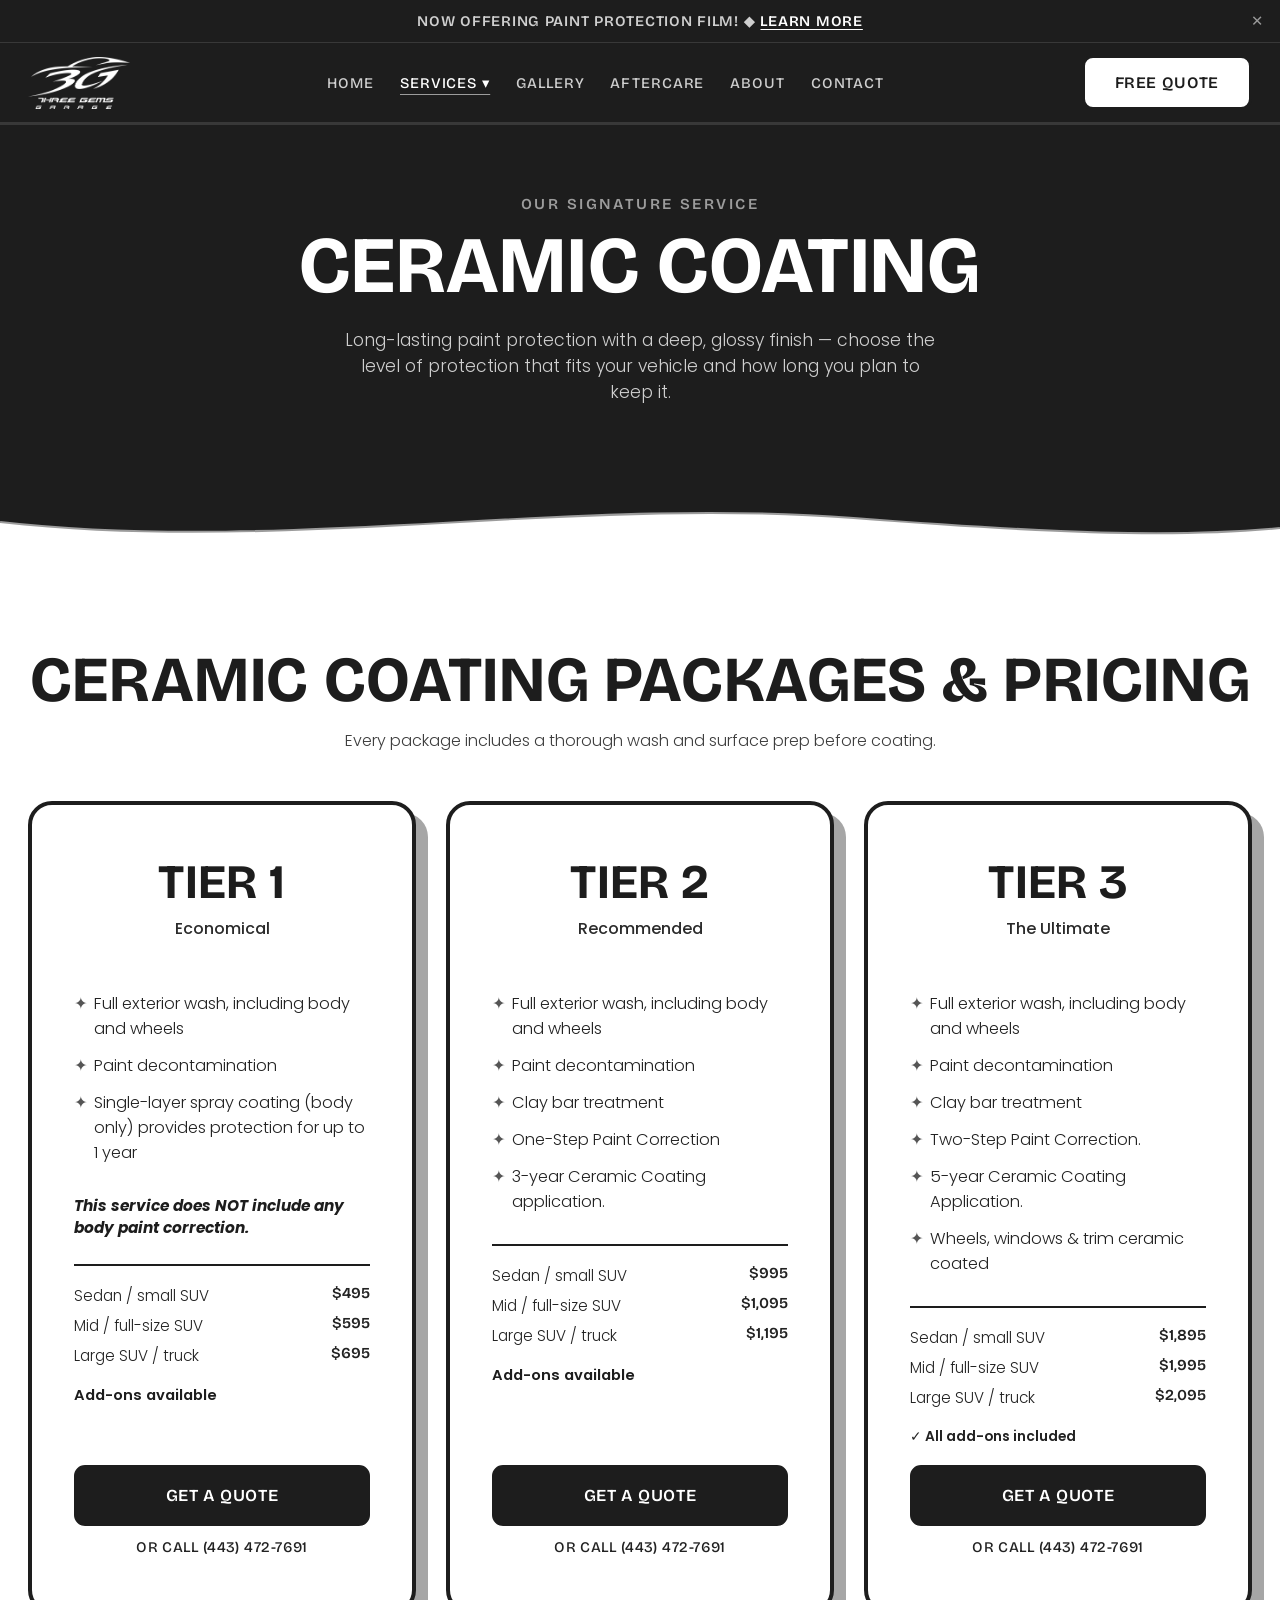
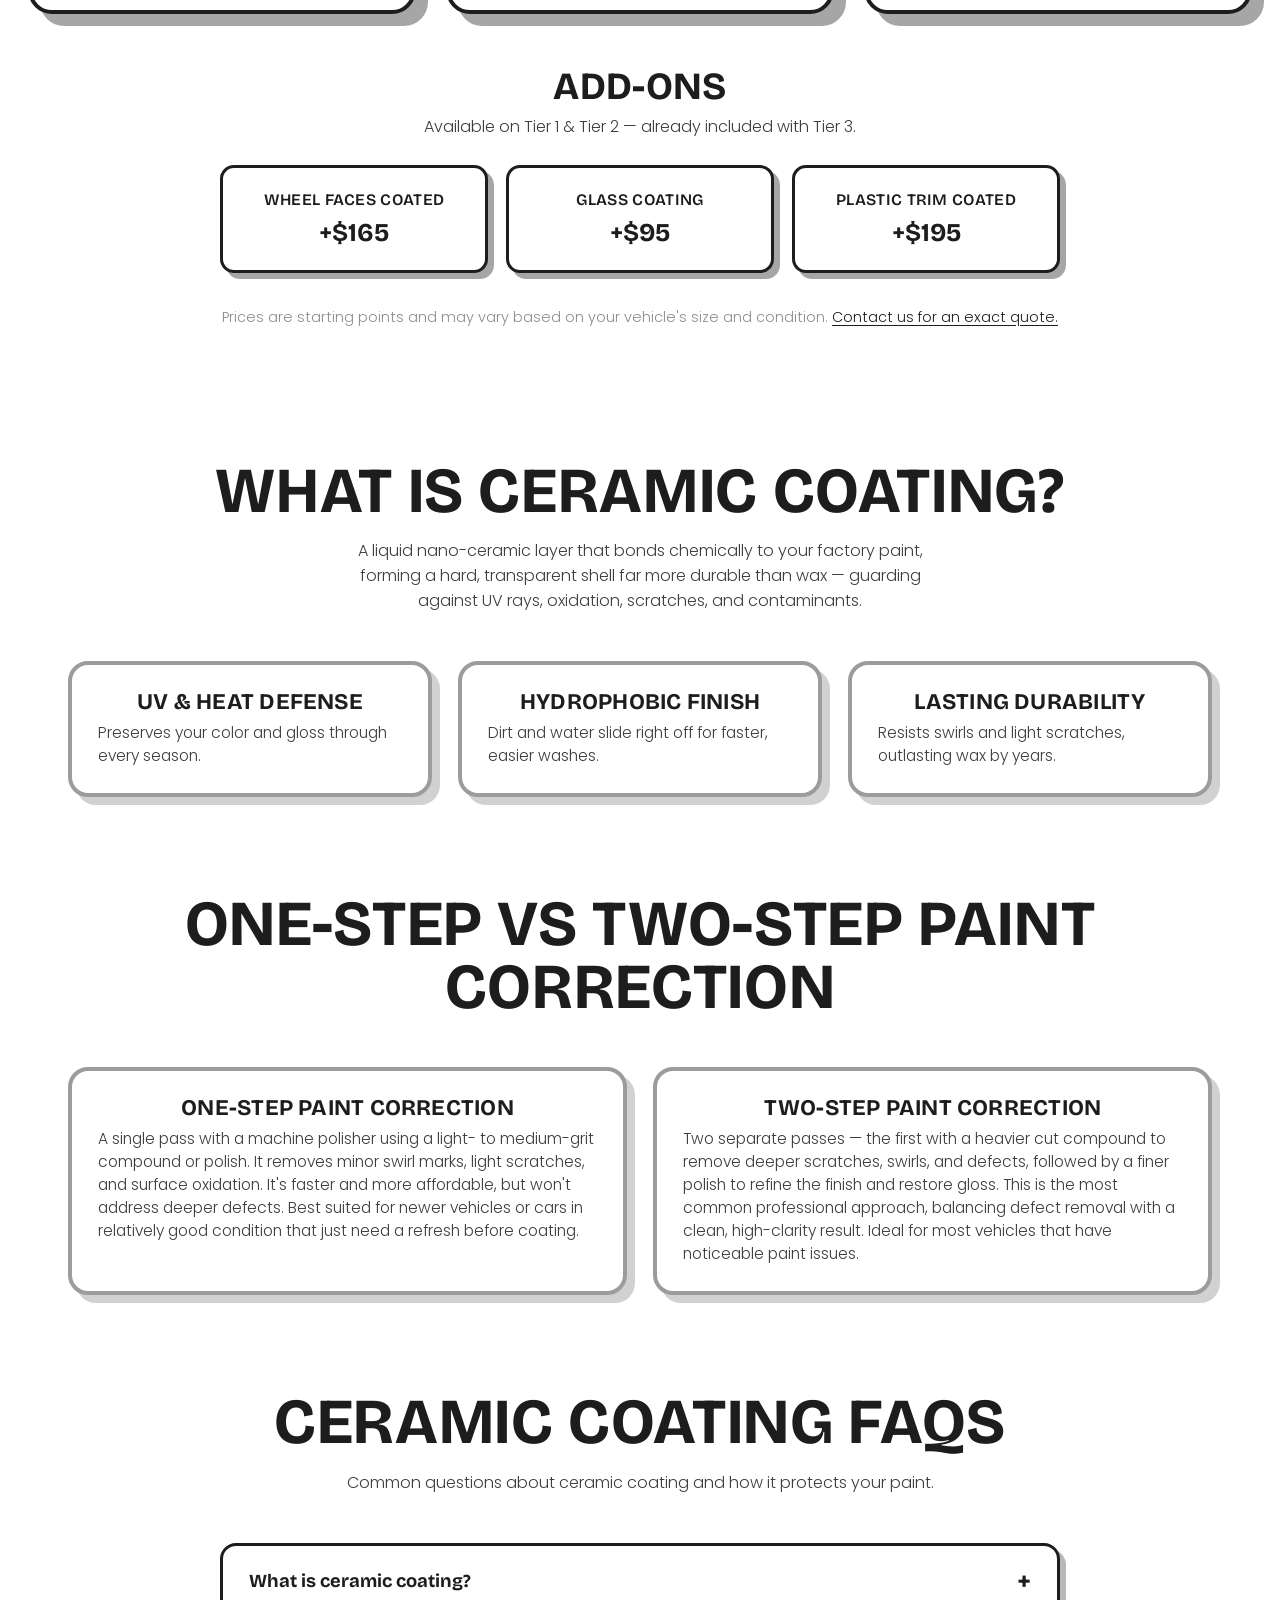
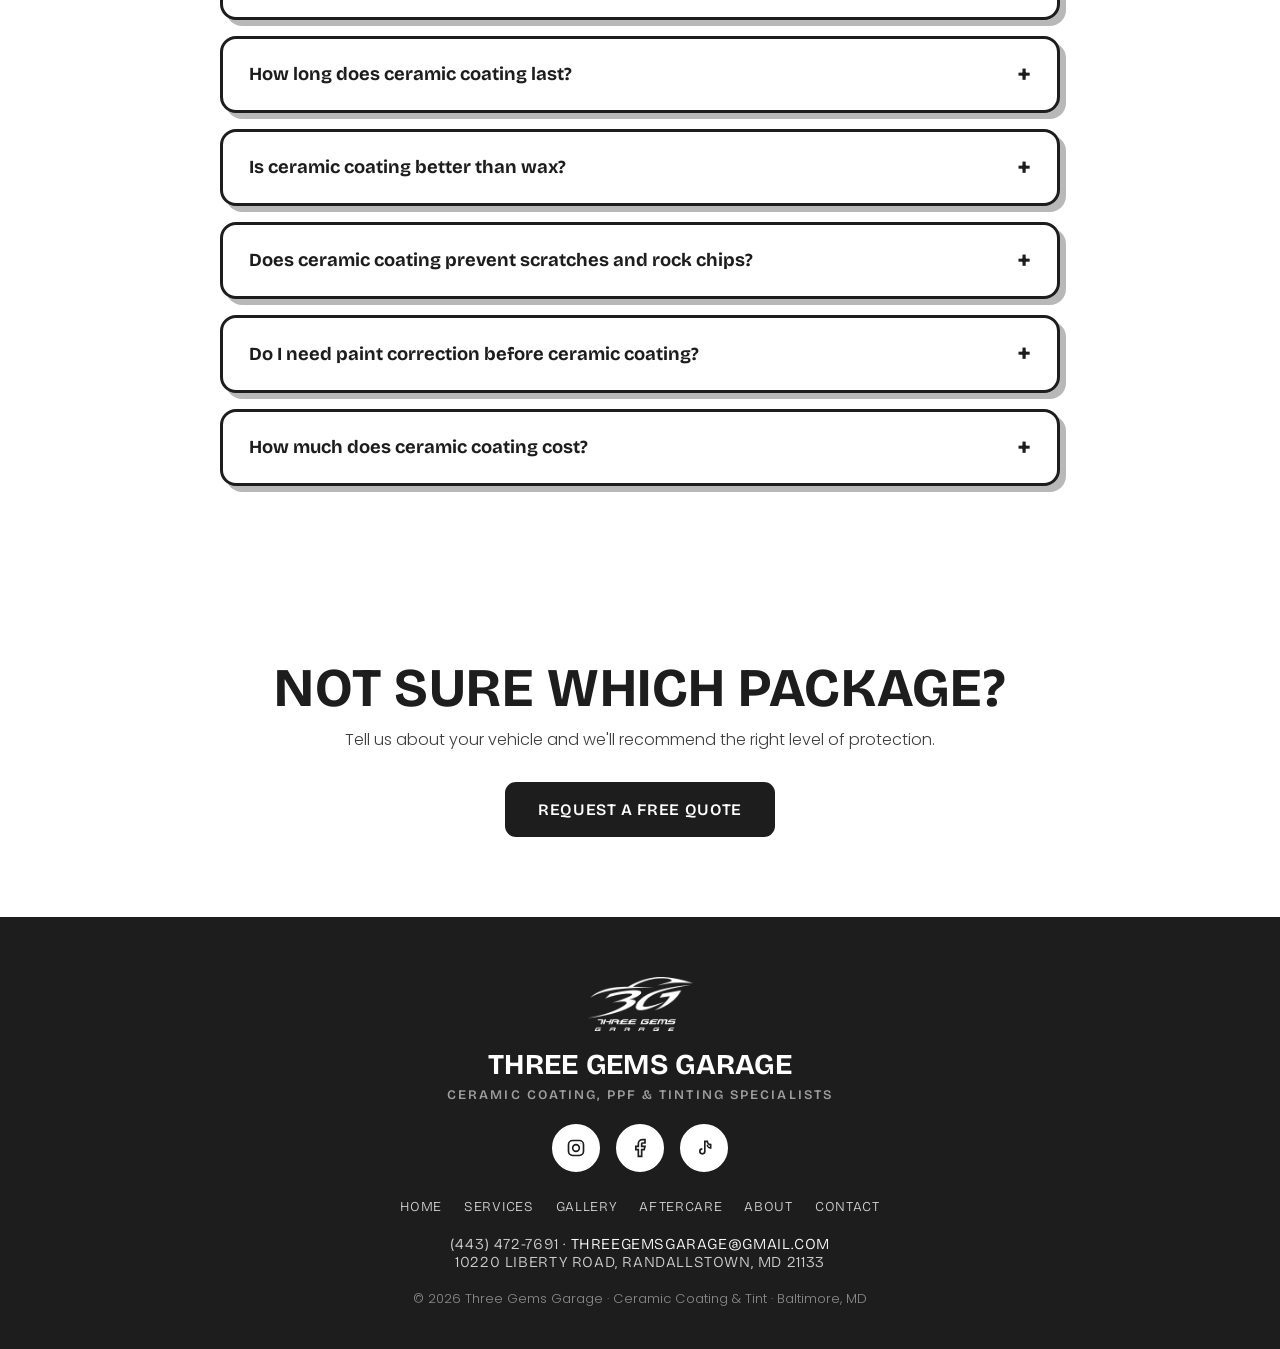
<file: ceramic-coating.html>
<!DOCTYPE html>
<html lang="en">
<head>
<!-- Google Tag Manager -->
<script>(function(w,d,s,l,i){w[l]=w[l]||[];w[l].push({'gtm.start':
new Date().getTime(),event:'gtm.js'});var f=d.getElementsByTagName(s)[0],
j=d.createElement(s),dl=l!='dataLayer'?'&l='+l:'';j.async=true;j.src=
'https://www.googletagmanager.com/gtm.js?id='+i+dl;f.parentNode.insertBefore(j,f);
})(window,document,'script','dataLayer','GTM-NJDWP7H4');</script>
<!-- End Google Tag Manager -->
<meta charset="UTF-8">
<meta name="viewport" content="width=device-width, initial-scale=1.0">
<title>Ceramic Coating in Baltimore, MD — Three Gems Garage</title>
<meta name="description" content="Ceramic coating packages from Three Gems Garage: Tier 1 Economical, Tier 2 Recommended, and Tier 3 The Ultimate — paint correction and long-lasting protection priced by vehicle size. Serving Baltimore, MD.">
<link rel="preconnect" href="https://fonts.googleapis.com">
<link rel="preconnect" href="https://fonts.gstatic.com" crossorigin>
<link href="https://fonts.googleapis.com/css2?family=Bricolage+Grotesque:opsz,wght@12..96,400..800&family=Poppins:wght@400;500;600&display=swap" rel="stylesheet">
<link rel="stylesheet" href="style.css">
<link rel="canonical" href="https://threegemsgarage.com/ceramic-coating.html">

<!-- Open Graph / Social -->
<meta property="og:type" content="website">
<meta property="og:site_name" content="Three Gems Garage">
<meta property="og:locale" content="en_US">
<meta property="og:title" content="Ceramic Coating in Baltimore, MD — Three Gems Garage">
<meta property="og:description" content="Ceramic coating packages in Baltimore, MD: Tier 1 Economical, Tier 2 Recommended, and Tier 3 The Ultimate — paint correction and long-lasting protection priced by vehicle size.">
<meta property="og:url" content="https://threegemsgarage.com/ceramic-coating.html">
<meta property="og:image" content="https://threegemsgarage.com/charger-after.jpg">
<meta name="twitter:card" content="summary_large_image">
<meta name="twitter:title" content="Ceramic Coating in Baltimore, MD — Three Gems Garage">
<meta name="twitter:description" content="Ceramic coating packages in Baltimore, MD, priced by vehicle size.">
<meta name="twitter:image" content="https://threegemsgarage.com/charger-after.jpg">

<!-- Structured data: Service + Offers -->
<script type="application/ld+json">
{
  "@context": "https://schema.org",
  "@type": "Service",
  "serviceType": "Ceramic Coating",
  "name": "Ceramic Coating",
  "description": "Professional nano-ceramic paint coating with paint correction, priced by vehicle size across three tiers. UV and heat defense, hydrophobic finish, and long-lasting durability.",
  "url": "https://threegemsgarage.com/ceramic-coating.html",
  "provider": {
    "@type": "AutoDetailing",
    "@id": "https://threegemsgarage.com/#business",
    "name": "Three Gems Garage",
    "telephone": "+1-443-472-7691",
    "address": {
      "@type": "PostalAddress",
      "streetAddress": "10220 Liberty Road",
      "addressLocality": "Randallstown",
      "addressRegion": "MD",
      "postalCode": "21133",
      "addressCountry": "US"
    }
  },
  "areaServed": { "@type": "City", "name": "Baltimore" },
  "offers": [
    { "@type": "Offer", "name": "Tier 1 Economical — Sedan / small SUV", "price": "495", "priceCurrency": "USD", "url": "https://threegemsgarage.com/ceramic-coating.html" },
    { "@type": "Offer", "name": "Tier 1 Economical — Mid / full-size SUV", "price": "595", "priceCurrency": "USD" },
    { "@type": "Offer", "name": "Tier 1 Economical — Large SUV / truck", "price": "695", "priceCurrency": "USD" },
    { "@type": "Offer", "name": "Tier 2 Recommended — Sedan / small SUV", "price": "995", "priceCurrency": "USD" },
    { "@type": "Offer", "name": "Tier 2 Recommended — Mid / full-size SUV", "price": "1095", "priceCurrency": "USD" },
    { "@type": "Offer", "name": "Tier 2 Recommended — Large SUV / truck", "price": "1195", "priceCurrency": "USD" },
    { "@type": "Offer", "name": "Tier 3 The Ultimate — Sedan / small SUV", "price": "1895", "priceCurrency": "USD" },
    { "@type": "Offer", "name": "Tier 3 The Ultimate — Mid / full-size SUV", "price": "1995", "priceCurrency": "USD" },
    { "@type": "Offer", "name": "Tier 3 The Ultimate — Large SUV / truck", "price": "2095", "priceCurrency": "USD" }
  ]
}
</script>
<script type="application/ld+json">
{
  "@context": "https://schema.org",
  "@type": "BreadcrumbList",
  "itemListElement": [
    { "@type": "ListItem", "position": 1, "name": "Home", "item": "https://threegemsgarage.com/" },
    { "@type": "ListItem", "position": 2, "name": "Services", "item": "https://threegemsgarage.com/services.html" },
    { "@type": "ListItem", "position": 3, "name": "Ceramic Coating", "item": "https://threegemsgarage.com/ceramic-coating.html" }
  ]
}
</script>
<script type="application/ld+json">
{
  "@context": "https://schema.org",
  "@type": "FAQPage",
  "mainEntity": [
    {
      "@type": "Question",
      "name": "What is ceramic coating?",
      "acceptedAnswer": {
        "@type": "Answer",
        "text": "Ceramic coating is a liquid nano-ceramic layer that chemically bonds to your vehicle's factory paint, forming a hard, transparent shell far more durable than wax. It guards against UV rays, oxidation, chemical stains, and light scratches while giving a deep gloss and a hydrophobic, easy-clean finish."
      }
    },
    {
      "@type": "Question",
      "name": "How long does ceramic coating last?",
      "acceptedAnswer": {
        "@type": "Answer",
        "text": "It depends on the package. Our Tier 1 spray coating protects for up to a year, Tier 2 uses a 3-year coating, and Tier 3 uses a 5-year coating. Regular maintenance washing helps any coating reach its full lifespan."
      }
    },
    {
      "@type": "Question",
      "name": "Is ceramic coating better than wax?",
      "acceptedAnswer": {
        "@type": "Answer",
        "text": "Yes. Wax sits on top of the paint and washes away in weeks to a couple of months. Ceramic coating bonds to the paint and lasts years, offering far stronger protection against UV, chemicals, and water spotting, with a glossier finish and much easier cleaning."
      }
    },
    {
      "@type": "Question",
      "name": "Does ceramic coating prevent scratches and rock chips?",
      "acceptedAnswer": {
        "@type": "Answer",
        "text": "Ceramic coating adds hardness that resists swirl marks and very light scratches, but it is not a shield against rock chips or deep scratches. For physical impact protection, paint protection film (PPF) is the right choice, and the two can be combined."
      }
    },
    {
      "@type": "Question",
      "name": "Do I need paint correction before ceramic coating?",
      "acceptedAnswer": {
        "@type": "Answer",
        "text": "A coating locks in whatever condition the paint is in, so correcting swirls and scratches first gives the best result. Our Tier 2 package includes one-step paint correction and Tier 3 includes two-step correction; Tier 1 is a spray coating with no correction."
      }
    },
    {
      "@type": "Question",
      "name": "How much does ceramic coating cost?",
      "acceptedAnswer": {
        "@type": "Answer",
        "text": "Pricing is tiered by package and vehicle size, starting at $495 and going up to $2,095 for our top tier. Contact Three Gems Garage with your vehicle and goals and we will recommend the right package."
      }
    }
  ]
}
</script>
</head>
<body>
<!-- Google Tag Manager (noscript) -->
<noscript><iframe src="https://www.googletagmanager.com/ns.html?id=GTM-NJDWP7H4"
height="0" width="0" style="display:none;visibility:hidden"></iframe></noscript>
<!-- End Google Tag Manager (noscript) -->

<div class="announce" id="announce">
  Now offering Paint Protection Film! ◆ <a href="ppf.html">Learn more</a>
  <span class="x" onclick="document.getElementById('announce').style.display='none'">✕</span>
</div>

<header>
  <a href="index.html" class="brand">
    <img class="brand-logo" src="logo.png" alt="Three Gems Garage — Ceramic Coating &amp; Tint Co.">
  </a>
  <nav class="desktop">
    <a href="index.html">Home</a>
    <div class="nav-drop">
      <a href="services.html" class="drop-t active">Services ▾</a>
      <div class="drop-menu">
        <a href="ceramic-coating.html">Ceramic Coating</a>
        <a href="ppf.html">Paint Protection Film</a>
        <a href="tint.html">Window Tint</a>
        <a href="detailing.html">Detailing</a>
      </div>
    </div>
    <a href="gallery.html">Gallery</a>
    <a href="aftercare.html">Aftercare</a>
    <a href="about.html">About</a>
    <a href="contact.html">Contact</a>
  </nav>
  <div class="head-cta">
    <a href="contact.html" class="btn btn-light">Free Quote</a>
    <button class="hamburger" id="hamburger" aria-label="Open menu"><span></span><span></span><span></span></button>
  </div>
</header>

<div class="mobile-menu" id="mobileMenu">
  <button class="mm-close" id="mmClose" aria-label="Close menu">✕</button>
  <a href="index.html">Home</a>
  <a href="services.html">Services</a>
  <div class="mm-subs">
    <a href="ceramic-coating.html" class="mm-sub">Ceramic Coating</a>
    <a href="ppf.html" class="mm-sub">Paint Protection Film</a>
    <a href="tint.html" class="mm-sub">Window Tint</a>
    <a href="detailing.html" class="mm-sub">Detailing</a>
  </div>
  <a href="gallery.html">Gallery</a>
  <a href="aftercare.html">Aftercare</a>
  <a href="about.html">About</a>
  <a href="contact.html">Contact</a>
  <a href="contact.html" class="btn btn-light" style="display:inline-block">Free Quote</a>
</div>

<section class="page-hero">
  <div class="kicker">Our Signature Service</div>
  <h1>Ceramic Coating</h1>
  <svg class="squiggle light" viewBox="0 0 292 18" style="width:240px"><path d="M2,9 C10,2 18,2 26,9 C34,16 42,16 50,9 C58,2 66,2 74,9 C82,16 90,16 98,9 C106,2 114,2 122,9 C130,16 138,16 146,9 C154,2 162,2 170,9 C178,16 186,16 194,9 C202,2 210,2 218,9 C226,16 234,16 242,9 C250,2 258,2 266,9 C274,16 282,16 290,9"/></svg>
  <p>Long-lasting paint protection with a deep, glossy finish — choose the level of protection that fits your vehicle and how long you plan to keep it.</p>
</section>

<div class="divider"><svg viewBox="0 0 1440 64" preserveAspectRatio="none"><path class="line" d="M0,34 C320,66 640,8 960,30 C1180,45 1320,50 1440,40"/><path d="M0,34 C320,66 640,8 960,30 C1180,45 1320,50 1440,40 L1440,64 L0,64 Z" fill="#ffffff"/></svg></div>

<section class="block cream" id="packages">
  <div class="wrap">
    <div class="sec-head">
      <h2>Ceramic Coating Packages &amp; Pricing</h2>
      <svg class="squiggle light" viewBox="0 0 292 18" style="width:240px"><path d="M2,9 C10,2 18,2 26,9 C34,16 42,16 50,9 C58,2 66,2 74,9 C82,16 90,16 98,9 C106,2 114,2 122,9 C130,16 138,16 146,9 C154,2 162,2 170,9 C178,16 186,16 194,9 C202,2 210,2 218,9 C226,16 234,16 242,9 C250,2 258,2 266,9 C274,16 282,16 290,9"/></svg>
      <p>Every package includes a thorough wash and surface prep before coating.</p>
    </div>
    <div class="cards">
      <div class="card">
        <span class="gem" style="background:#4aa3ff"></span>
        <h3>Tier 1</h3>
        <p class="sub">Economical</p>
        <ul>
          <li>Full exterior wash, including body and wheels</li>
          <li>Paint decontamination</li>
          <li>Single-layer spray coating (body only) provides protection for up to 1 year</li>
        </ul>
        <p class="exclude"><strong><em>This service does NOT include any body paint correction.</em></strong></p>
        <div class="ptiers">
          <div class="pr"><span>Sedan / small SUV</span><strong>$495</strong></div>
          <div class="pr"><span>Mid / full-size SUV</span><strong>$595</strong></div>
          <div class="pr"><span>Large SUV / truck</span><strong>$695</strong></div>
        </div>
        <p class="note">Add-ons available</p>
        <a href="contact.html" class="btn btn-solid">Get a Quote</a>
        <a href="tel:+14434727691" class="card-call">or call (443) 472-7691</a>
      </div>
      <div class="card">
        <span class="gem" style="background:#23c08b"></span>
        <h3>Tier 2</h3>
        <p class="sub">Recommended</p>
        <ul>
          <li>Full exterior wash, including body and wheels</li>
          <li>Paint decontamination</li>
          <li>Clay bar treatment</li>
          <li>One-Step Paint Correction</li>
          <li>3-year Ceramic Coating application.</li>
        </ul>
        <div class="ptiers">
          <div class="pr"><span>Sedan / small SUV</span><strong>$995</strong></div>
          <div class="pr"><span>Mid / full-size SUV</span><strong>$1,095</strong></div>
          <div class="pr"><span>Large SUV / truck</span><strong>$1,195</strong></div>
        </div>
        <p class="note">Add-ons available</p>
        <a href="contact.html" class="btn btn-solid">Get a Quote</a>
        <a href="tel:+14434727691" class="card-call">or call (443) 472-7691</a>
      </div>
      <div class="card">
        <span class="gem" style="background:#e2e8f0;border:1px solid #94a3b8"></span>
        <h3>Tier 3</h3>
        <p class="sub">The Ultimate</p>
        <ul>
          <li>Full exterior wash, including body and wheels</li>
          <li>Paint decontamination</li>
          <li>Clay bar treatment</li>
          <li>Two-Step Paint Correction.</li>
          <li>5-year Ceramic Coating Application.</li>
          <li>Wheels, windows &amp; trim ceramic coated</li>
        </ul>
        <div class="ptiers">
          <div class="pr"><span>Sedan / small SUV</span><strong>$1,895</strong></div>
          <div class="pr"><span>Mid / full-size SUV</span><strong>$1,995</strong></div>
          <div class="pr"><span>Large SUV / truck</span><strong>$2,095</strong></div>
        </div>
        <p class="incl">✓ All add-ons included</p>
        <a href="contact.html" class="btn btn-solid">Get a Quote</a>
        <a href="tel:+14434727691" class="card-call">or call (443) 472-7691</a>
      </div>
    </div>
    <div class="addons">
      <h3>Add-Ons</h3>
      <p class="ah-sub">Available on Tier 1 &amp; Tier 2 — already included with Tier 3.</p>
      <div class="addon-grid">
        <div class="addon"><span class="an">Wheel Faces Coated</span><span class="ap">+$165</span></div>
        <div class="addon"><span class="an">Glass Coating</span><span class="ap">+$95</span></div>
        <div class="addon"><span class="an">Plastic Trim Coated</span><span class="ap">+$195</span></div>
      </div>
    </div>
    <p class="disclaim">Prices are starting points and may vary based on your vehicle's size and condition. <a href="contact.html" style="color:var(--ink);text-decoration:underline;text-underline-offset:3px">Contact us for an exact quote.</a></p>
  </div>
</section>

<section class="block cream" style="padding-top:36px">
  <div class="wrap">
    <div class="sec-head">
      <h2>What Is Ceramic Coating?</h2>
      <svg class="squiggle" viewBox="0 0 292 18" style="width:230px"><path d="M2,9 C10,2 18,2 26,9 C34,16 42,16 50,9 C58,2 66,2 74,9 C82,16 90,16 98,9 C106,2 114,2 122,9 C130,16 138,16 146,9 C154,2 162,2 170,9 C178,16 186,16 194,9 C202,2 210,2 218,9 C226,16 234,16 242,9 C250,2 258,2 266,9 C274,16 282,16 290,9"/></svg>
      <p>A liquid nano-ceramic layer that bonds chemically to your factory paint, forming a hard, transparent shell far more durable than wax — guarding against UV rays, oxidation, scratches, and contaminants.</p>
    </div>
    <div class="features">
      <div class="feature"><h3>UV &amp; Heat Defense</h3><p>Preserves your color and gloss through every season.</p></div>
      <div class="feature"><h3>Hydrophobic Finish</h3><p>Dirt and water slide right off for faster, easier washes.</p></div>
      <div class="feature"><h3>Lasting Durability</h3><p>Resists swirls and light scratches, outlasting wax by years.</p></div>
    </div>
  </div>
</section>

<section class="block cream" style="padding-top:0">
  <div class="wrap">
    <div class="sec-head">
      <h2>One-Step vs Two-Step Paint Correction</h2>
      <svg class="squiggle" viewBox="0 0 292 18" style="width:230px"><path d="M2,9 C10,2 18,2 26,9 C34,16 42,16 50,9 C58,2 66,2 74,9 C82,16 90,16 98,9 C106,2 114,2 122,9 C130,16 138,16 146,9 C154,2 162,2 170,9 C178,16 186,16 194,9 C202,2 210,2 218,9 C226,16 234,16 242,9 C250,2 258,2 266,9 C274,16 282,16 290,9"/></svg>
    </div>
    <div class="features features-2">
      <div class="feature">
        <h3>One-Step Paint Correction</h3>
        <p>A single pass with a machine polisher using a light- to medium-grit compound or polish. It removes minor swirl marks, light scratches, and surface oxidation. It's faster and more affordable, but won't address deeper defects. Best suited for newer vehicles or cars in relatively good condition that just need a refresh before coating.</p>
      </div>
      <div class="feature">
        <h3>Two-Step Paint Correction</h3>
        <p>Two separate passes — the first with a heavier cut compound to remove deeper scratches, swirls, and defects, followed by a finer polish to refine the finish and restore gloss. This is the most common professional approach, balancing defect removal with a clean, high-clarity result. Ideal for most vehicles that have noticeable paint issues.</p>
      </div>
    </div>
  </div>
</section>

<section class="block cream" style="padding-top:0">
  <div class="wrap">
    <div class="sec-head">
      <h2>Ceramic Coating FAQs</h2>
      <svg class="squiggle" viewBox="0 0 292 18" style="width:230px"><path d="M2,9 C10,2 18,2 26,9 C34,16 42,16 50,9 C58,2 66,2 74,9 C82,16 90,16 98,9 C106,2 114,2 122,9 C130,16 138,16 146,9 C154,2 162,2 170,9 C178,16 186,16 194,9 C202,2 210,2 218,9 C226,16 234,16 242,9 C250,2 258,2 266,9 C274,16 282,16 290,9"/></svg>
      <p>Common questions about ceramic coating and how it protects your paint.</p>
    </div>
    <div class="faq">
      <details class="faq-item">
        <summary>What is ceramic coating?</summary>
        <p class="fa">Ceramic coating is a liquid nano-ceramic layer that chemically bonds to your vehicle's factory paint, forming a hard, transparent shell far more durable than wax. It guards against UV rays, oxidation, chemical stains, and light scratches while giving a deep gloss and a hydrophobic, easy-clean finish.</p>
      </details>
      <details class="faq-item">
        <summary>How long does ceramic coating last?</summary>
        <p class="fa">It depends on the package. Our Tier 1 spray coating protects for up to a year, Tier 2 uses a 3-year coating, and Tier 3 uses a 5-year coating. Regular maintenance washing helps any coating reach its full lifespan.</p>
      </details>
      <details class="faq-item">
        <summary>Is ceramic coating better than wax?</summary>
        <p class="fa">Yes. Wax sits on top of the paint and washes away in weeks to a couple of months. Ceramic coating bonds to the paint and lasts years, offering far stronger protection against UV, chemicals, and water spotting, with a glossier finish and much easier cleaning.</p>
      </details>
      <details class="faq-item">
        <summary>Does ceramic coating prevent scratches and rock chips?</summary>
        <p class="fa">Ceramic coating adds hardness that resists swirl marks and very light scratches, but it's not a shield against rock chips or deep scratches. For physical impact protection, <a href="ppf.html">paint protection film (PPF)</a> is the right choice — and the two can be combined.</p>
      </details>
      <details class="faq-item">
        <summary>Do I need paint correction before ceramic coating?</summary>
        <p class="fa">A coating locks in whatever condition the paint is in, so correcting swirls and scratches first gives the best result. Our Tier 2 package includes one-step paint correction and Tier 3 includes two-step correction; Tier 1 is a spray coating with no correction.</p>
      </details>
      <details class="faq-item">
        <summary>How much does ceramic coating cost?</summary>
        <p class="fa">Pricing is tiered by package and vehicle size, starting at $495 and going up to $2,095 for our top tier. Contact us with your vehicle and goals and we'll recommend the right package.</p>
      </details>
    </div>
  </div>
</section>

<div class="cta-band">
  <svg class="squiggle" viewBox="0 0 292 18" style="width:220px"><path d="M2,9 C10,2 18,2 26,9 C34,16 42,16 50,9 C58,2 66,2 74,9 C82,16 90,16 98,9 C106,2 114,2 122,9 C130,16 138,16 146,9 C154,2 162,2 170,9 C178,16 186,16 194,9 C202,2 210,2 218,9 C226,16 234,16 242,9 C250,2 258,2 266,9 C274,16 282,16 290,9"/></svg>
  <h2>Not sure which package?</h2>
  <p>Tell us about your vehicle and we'll recommend the right level of protection.</p>
  <a href="contact.html" class="btn btn-solid">Request a Free Quote</a>
</div>

<footer id="footer">
  <img class="foot-logo" src="logo.png" alt="Three Gems Garage">
  <svg class="squiggle" viewBox="0 0 292 18"><path d="M2,9 C10,2 18,2 26,9 C34,16 42,16 50,9 C58,2 66,2 74,9 C82,16 90,16 98,9 C106,2 114,2 122,9 C130,16 138,16 146,9 C154,2 162,2 170,9 C178,16 186,16 194,9 C202,2 210,2 218,9 C226,16 234,16 242,9 C250,2 258,2 266,9 C274,16 282,16 290,9"/></svg>
  <h3>Three Gems Garage<span class="foot-tag">Ceramic Coating, PPF &amp; Tinting Specialists</span></h3>
  <div class="socials">
    <a href="https://www.instagram.com/threegemsgarage/" target="_blank" rel="noopener" aria-label="Instagram"><svg viewBox="0 0 24 24" stroke-width="2"><rect x="3" y="3" width="18" height="18" rx="5"/><circle cx="12" cy="12" r="4"/><circle cx="17.5" cy="6.5" r="1" fill="currentColor" stroke="none"/></svg></a>
    <a href="https://www.facebook.com/profile.php?id=61590265425292" target="_blank" rel="noopener" aria-label="Facebook"><svg viewBox="0 0 24 24" stroke-width="2"><path d="M18 2h-3a5 5 0 0 0-5 5v3H7v4h3v8h4v-8h3l1-4h-4V7a1 1 0 0 1 1-1h3z"/></svg></a>
    <a href="https://www.tiktok.com/@threegemsgarage" target="_blank" rel="noopener" aria-label="TikTok"><svg viewBox="0 0 24 24" stroke-width="2"><path d="M16 8a4 4 0 0 0 4 4V8a4 4 0 0 1-4-4h-3v12a3 3 0 1 1-3-3"/></svg></a>
  </div>
  <div class="foot-nav">
    <a href="index.html">Home</a><a href="services.html">Services</a><a href="gallery.html">Gallery</a><a href="aftercare.html">Aftercare</a><a href="about.html">About</a><a href="contact.html">Contact</a>
  </div>
  <p class="foot-info">(443) 472-7691 · <a href="mailto:threegemsgarage@gmail.com">threegemsgarage@gmail.com</a><br>10220 Liberty Road, Randallstown, MD 21133</p>
  <p class="foot-copy">© <span id="year"></span> Three Gems Garage · Ceramic Coating &amp; Tint · Baltimore, MD</p>
</footer>

<script>
  document.getElementById('hamburger').addEventListener('click',()=>document.getElementById('mobileMenu').classList.toggle('open'));
  document.getElementById('mmClose').addEventListener('click',()=>document.getElementById('mobileMenu').classList.remove('open'));
  document.querySelectorAll('.mobile-menu a').forEach(a=>a.addEventListener('click',()=>document.getElementById('mobileMenu').classList.remove('open')));
  document.getElementById('year').textContent=new Date().getFullYear();
</script>
</body>
</html>
</file>
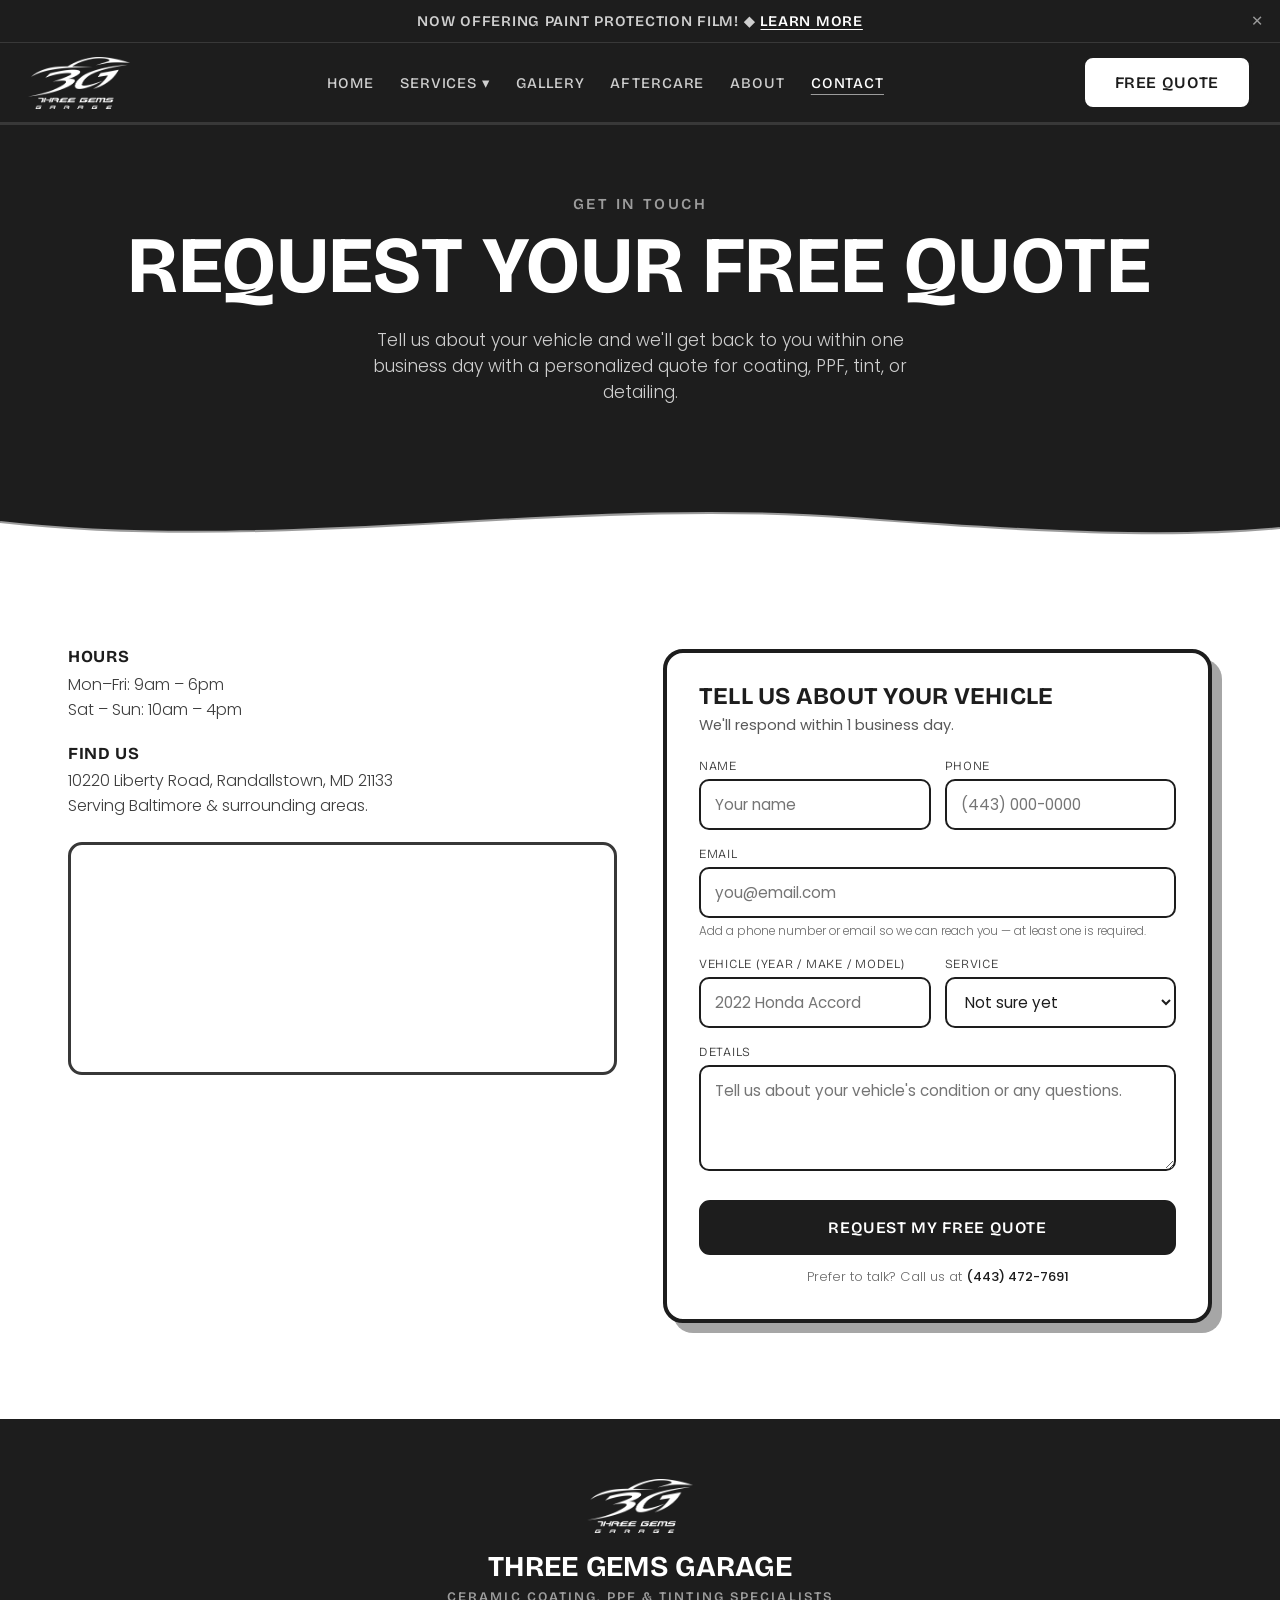
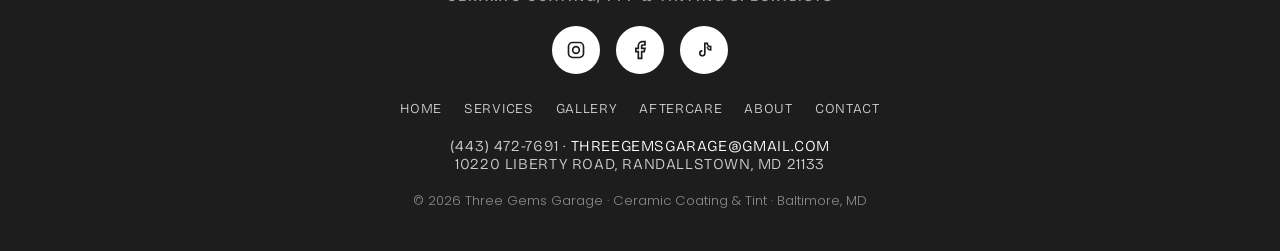
<file: contact.html>
<!DOCTYPE html>
<html lang="en">
<head>
<!-- Google Tag Manager -->
<script>(function(w,d,s,l,i){w[l]=w[l]||[];w[l].push({'gtm.start':
new Date().getTime(),event:'gtm.js'});var f=d.getElementsByTagName(s)[0],
j=d.createElement(s),dl=l!='dataLayer'?'&l='+l:'';j.async=true;j.src=
'https://www.googletagmanager.com/gtm.js?id='+i+dl;f.parentNode.insertBefore(j,f);
})(window,document,'script','dataLayer','GTM-NJDWP7H4');</script>
<!-- End Google Tag Manager -->
<meta charset="UTF-8">
<meta name="viewport" content="width=device-width, initial-scale=1.0">
<title>Free Quote &amp; Contact — Three Gems Garage, Baltimore MD</title>
<meta name="description" content="Request a free quote from Three Gems Garage in Randallstown, MD — ceramic coating, paint protection film, window tint, and detailing. Serving Baltimore and surrounding areas.">
<link rel="preconnect" href="https://fonts.googleapis.com">
<link rel="preconnect" href="https://fonts.gstatic.com" crossorigin>
<link href="https://fonts.googleapis.com/css2?family=Bricolage+Grotesque:opsz,wght@12..96,400..800&family=Poppins:wght@400;500;600&display=swap" rel="stylesheet">
<link rel="stylesheet" href="style.css">
<link rel="canonical" href="https://threegemsgarage.com/contact.html">

<!-- Open Graph / Social -->
<meta property="og:type" content="website">
<meta property="og:site_name" content="Three Gems Garage">
<meta property="og:locale" content="en_US">
<meta property="og:title" content="Free Quote & Contact — Three Gems Garage, Baltimore MD">
<meta property="og:description" content="Request a free quote from Three Gems Garage in Randallstown, MD — ceramic coating, paint protection film, window tint, and detailing. Serving Baltimore and surrounding areas.">
<meta property="og:url" content="https://threegemsgarage.com/contact.html">
<meta property="og:image" content="https://threegemsgarage.com/hero.jpg">
<meta name="twitter:card" content="summary_large_image">
<meta name="twitter:title" content="Free Quote & Contact — Three Gems Garage, Baltimore MD">
<meta name="twitter:description" content="Request a free quote — ceramic coating, paint protection film, window tint, and detailing in Baltimore, MD.">
<meta name="twitter:image" content="https://threegemsgarage.com/hero.jpg">

<!-- Structured data: Local Business -->
<script type="application/ld+json">
{
  "@context": "https://schema.org",
  "@type": "AutoDetailing",
  "@id": "https://threegemsgarage.com/#business",
  "name": "Three Gems Garage",
  "slogan": "Built on Family. Driven by Excellence.",
  "description": "Family-owned ceramic coating, paint protection film, window tint, and full-service auto detailing studio in Randallstown, MD, serving Baltimore and surrounding areas.",
  "url": "https://threegemsgarage.com/",
  "telephone": "+1-443-472-7691",
  "email": "threegemsgarage@gmail.com",
  "image": "https://threegemsgarage.com/hero.jpg",
  "logo": "https://threegemsgarage.com/logo.png",
  "priceRange": "$$",
  "address": {
    "@type": "PostalAddress",
    "streetAddress": "10220 Liberty Road",
    "addressLocality": "Randallstown",
    "addressRegion": "MD",
    "postalCode": "21133",
    "addressCountry": "US"
  },
  "geo": { "@type": "GeoCoordinates", "latitude": 39.3668, "longitude": -76.7930 },
  "hasMap": "https://maps.google.com/maps?q=10220%20Liberty%20Road%2C%20Randallstown%2C%20MD%2021133",
  "openingHoursSpecification": [
    { "@type": "OpeningHoursSpecification", "dayOfWeek": ["Monday","Tuesday","Wednesday","Thursday","Friday"], "opens": "09:00", "closes": "18:00" },
    { "@type": "OpeningHoursSpecification", "dayOfWeek": ["Saturday","Sunday"], "opens": "10:00", "closes": "16:00" }
  ],
  "sameAs": [
    "https://www.instagram.com/threegemsgarage/",
    "https://www.facebook.com/profile.php?id=61590265425292",
    "https://www.tiktok.com/@threegemsgarage"
  ]
}
</script>
<script type="application/ld+json">
{
  "@context": "https://schema.org",
  "@type": "BreadcrumbList",
  "itemListElement": [
    { "@type": "ListItem", "position": 1, "name": "Home", "item": "https://threegemsgarage.com/" },
    { "@type": "ListItem", "position": 2, "name": "Contact", "item": "https://threegemsgarage.com/contact.html" }
  ]
}
</script>
</head>
<body>
<!-- Google Tag Manager (noscript) -->
<noscript><iframe src="https://www.googletagmanager.com/ns.html?id=GTM-NJDWP7H4"
height="0" width="0" style="display:none;visibility:hidden"></iframe></noscript>
<!-- End Google Tag Manager (noscript) -->

<div class="announce" id="announce">
  Now offering Paint Protection Film! ◆ <a href="ppf.html">Learn more</a>
  <span class="x" onclick="document.getElementById('announce').style.display='none'">✕</span>
</div>

<header>
  <a href="index.html" class="brand">
    <img class="brand-logo" src="logo.png" alt="Three Gems Garage — Ceramic Coating &amp; Tint Co.">
  </a>
  <nav class="desktop">
    <a href="index.html">Home</a>
    <div class="nav-drop">
      <a href="services.html" class="drop-t">Services ▾</a>
      <div class="drop-menu">
        <a href="ceramic-coating.html">Ceramic Coating</a>
        <a href="ppf.html">Paint Protection Film</a>
        <a href="tint.html">Window Tint</a>
        <a href="detailing.html">Detailing</a>
      </div>
    </div>
    <a href="gallery.html">Gallery</a>
    <a href="aftercare.html">Aftercare</a>
    <a href="about.html">About</a>
    <a href="contact.html" class="active">Contact</a>
  </nav>
  <div class="head-cta">
    <a href="contact.html" class="btn btn-light">Free Quote</a>
    <button class="hamburger" id="hamburger" aria-label="Open menu"><span></span><span></span><span></span></button>
  </div>
</header>

<div class="mobile-menu" id="mobileMenu">
  <button class="mm-close" id="mmClose" aria-label="Close menu">✕</button>
  <a href="index.html">Home</a>
  <a href="services.html">Services</a>
  <div class="mm-subs">
    <a href="ceramic-coating.html" class="mm-sub">Ceramic Coating</a>
    <a href="ppf.html" class="mm-sub">Paint Protection Film</a>
    <a href="tint.html" class="mm-sub">Window Tint</a>
    <a href="detailing.html" class="mm-sub">Detailing</a>
  </div>
  <a href="gallery.html">Gallery</a>
  <a href="aftercare.html">Aftercare</a>
  <a href="about.html">About</a>
  <a href="contact.html">Contact</a>
  <a href="contact.html" class="btn btn-light" style="display:inline-block">Free Quote</a>
</div>

<section class="page-hero">
  <div class="kicker">Get In Touch</div>
  <h1>Request Your Free Quote</h1>
  <svg class="squiggle light" viewBox="0 0 292 18" style="width:240px"><path d="M2,9 C10,2 18,2 26,9 C34,16 42,16 50,9 C58,2 66,2 74,9 C82,16 90,16 98,9 C106,2 114,2 122,9 C130,16 138,16 146,9 C154,2 162,2 170,9 C178,16 186,16 194,9 C202,2 210,2 218,9 C226,16 234,16 242,9 C250,2 258,2 266,9 C274,16 282,16 290,9"/></svg>
  <p>Tell us about your vehicle and we'll get back to you within one business day with a personalized quote for coating, PPF, tint, or detailing.</p>
</section>

<div class="divider"><svg viewBox="0 0 1440 64" preserveAspectRatio="none"><path class="line" d="M0,34 C320,66 640,8 960,30 C1180,45 1320,50 1440,40"/><path d="M0,34 C320,66 640,8 960,30 C1180,45 1320,50 1440,40 L1440,64 L0,64 Z" fill="#ffffff"/></svg></div>

<section class="block cream">
  <div class="wrap">
    <div class="contact-grid">
      <div class="c-info">
        <div class="row"><h4>Hours</h4><p>Mon–Fri: 9am – 6pm<br>Sat – Sun: 10am – 4pm</p></div>
        <div class="row"><h4>Find Us</h4><p>10220 Liberty Road, Randallstown, MD 21133<br>Serving Baltimore &amp; surrounding areas.</p></div>
        <div class="map">
          <iframe title="Three Gems Garage location map" loading="lazy" referrerpolicy="no-referrer-when-downgrade"
            src="https://maps.google.com/maps?q=10220%20Liberty%20Road%2C%20Randallstown%2C%20MD%2021133&t=&z=14&ie=UTF8&iwloc=&output=embed"></iframe>
        </div>
      </div>

      <form class="quote" id="quoteForm" action="https://api.web3forms.com/submit" method="POST">
        <h3>Tell us about your vehicle</h3>
        <p class="sub">We'll respond within 1 business day.</p>
        <input type="hidden" name="access_key" value="d66909a3-4ef5-4412-8d11-db4c26120eeb">
        <input type="hidden" name="subject" value="New Quote Request — Three Gems Garage">
        <input type="hidden" name="from_name" value="Three Gems Garage Website">
        <input type="checkbox" name="botcheck" tabindex="-1" autocomplete="off" style="display:none" aria-hidden="true">
        <div class="row-2">
          <div class="field"><label for="name">Name</label><input id="name" name="name" type="text" required placeholder="Your name"></div>
          <div class="field"><label for="phone">Phone</label><input id="phone" name="phone" type="tel" placeholder="(443) 000-0000"></div>
        </div>
        <div class="field"><label for="email">Email</label><input id="email" name="email" type="email" placeholder="you@email.com"><span class="hint">Add a phone number or email so we can reach you — at least one is required.</span></div>
        <div class="row-2">
          <div class="field"><label for="vehicle">Vehicle (year / make / model)</label><input id="vehicle" name="vehicle" type="text" placeholder="2022 Honda Accord"></div>
          <div class="field"><label for="package">Service</label>
            <select id="package" name="package">
              <option>Not sure yet</option>
              <optgroup label="Ceramic Coating">
                <option>Tier 1 Economical — Spray-on (up to 1 year)</option>
                <option>Tier 2 Recommended — One-step correction + 3-year ceramic</option>
                <option>Tier 3 The Ultimate — Two-step correction + 5-year ceramic</option>
              </optgroup>
              <optgroup label="Window Tint">
                <option>Carbon Tint</option>
                <option>Ceramic Tint</option>
              </optgroup>
              <optgroup label="Car Detailing">
                <option>Interior Detail</option>
                <option>Exterior Detail</option>
                <option>Full Detail (Interior + Exterior)</option>
              </optgroup>
            </select>
          </div>
        </div>
        <div class="field"><label for="message">Details</label><textarea id="message" name="message" placeholder="Tell us about your vehicle's condition or any questions."></textarea></div>
        <button type="submit" class="btn btn-solid" id="quoteSubmit">Request My Free Quote</button>
        <p class="form-status" id="quoteStatus" role="status" aria-live="polite"></p>
        <p class="form-note">Prefer to talk? Call us at <a href="tel:+14434727691">(443) 472-7691</a></p>
      </form>
    </div>
  </div>
</section>

<footer id="footer">
  <img class="foot-logo" src="logo.png" alt="Three Gems Garage">
  <svg class="squiggle" viewBox="0 0 292 18"><path d="M2,9 C10,2 18,2 26,9 C34,16 42,16 50,9 C58,2 66,2 74,9 C82,16 90,16 98,9 C106,2 114,2 122,9 C130,16 138,16 146,9 C154,2 162,2 170,9 C178,16 186,16 194,9 C202,2 210,2 218,9 C226,16 234,16 242,9 C250,2 258,2 266,9 C274,16 282,16 290,9"/></svg>
  <h3>Three Gems Garage<span class="foot-tag">Ceramic Coating, PPF &amp; Tinting Specialists</span></h3>
  <div class="socials">
    <a href="https://www.instagram.com/threegemsgarage/" target="_blank" rel="noopener" aria-label="Instagram"><svg viewBox="0 0 24 24" stroke-width="2"><rect x="3" y="3" width="18" height="18" rx="5"/><circle cx="12" cy="12" r="4"/><circle cx="17.5" cy="6.5" r="1" fill="currentColor" stroke="none"/></svg></a>
    <a href="https://www.facebook.com/profile.php?id=61590265425292" target="_blank" rel="noopener" aria-label="Facebook"><svg viewBox="0 0 24 24" stroke-width="2"><path d="M18 2h-3a5 5 0 0 0-5 5v3H7v4h3v8h4v-8h3l1-4h-4V7a1 1 0 0 1 1-1h3z"/></svg></a>
    <a href="https://www.tiktok.com/@threegemsgarage" target="_blank" rel="noopener" aria-label="TikTok"><svg viewBox="0 0 24 24" stroke-width="2"><path d="M16 8a4 4 0 0 0 4 4V8a4 4 0 0 1-4-4h-3v12a3 3 0 1 1-3-3"/></svg></a>
  </div>
  <div class="foot-nav">
    <a href="index.html">Home</a><a href="services.html">Services</a><a href="gallery.html">Gallery</a><a href="aftercare.html">Aftercare</a><a href="about.html">About</a><a href="contact.html">Contact</a>
  </div>
  <p class="foot-info">(443) 472-7691 · <a href="mailto:threegemsgarage@gmail.com">threegemsgarage@gmail.com</a><br>10220 Liberty Road, Randallstown, MD 21133</p>
  <p class="foot-copy">© <span id="year"></span> Three Gems Garage · Ceramic Coating &amp; Tint · Baltimore, MD</p>
</footer>

<script>
  document.getElementById('hamburger').addEventListener('click',()=>document.getElementById('mobileMenu').classList.toggle('open'));
  document.getElementById('mmClose').addEventListener('click',()=>document.getElementById('mobileMenu').classList.remove('open'));
  document.querySelectorAll('.mobile-menu a').forEach(a=>a.addEventListener('click',()=>document.getElementById('mobileMenu').classList.remove('open')));
  document.getElementById('year').textContent=new Date().getFullYear();

  const qForm=document.getElementById('quoteForm');
  const status=document.getElementById('quoteStatus');
  const btn=document.getElementById('quoteSubmit');
  const orig=btn.textContent;
  qForm.addEventListener('submit',async(e)=>{
    e.preventDefault();
    const data=Object.fromEntries(new FormData(qForm));
    const phone=(data.phone||'').trim();
    const email=(data.email||'').trim();
    if(!phone && !email){
      status.textContent='Please provide a phone number or email so we can reach you.';
      status.className='form-status show err';
      document.getElementById('phone').focus();return;
    }
    if(phone){
      const digits=phone.replace(/\D/g,'');
      if(digits.length<10 || digits.length>15){
        status.textContent='Please enter a valid phone number (at least 10 digits).';
        status.className='form-status show err';
        document.getElementById('phone').focus();return;
      }
    }
    if(email && !/^[^\s@]+@[^\s@]+\.[^\s@]+$/.test(email)){
      status.textContent='Please enter a valid email address (e.g. you@email.com).';
      status.className='form-status show err';
      document.getElementById('email').focus();return;
    }
    btn.disabled=true;btn.textContent='Sending…';status.className='form-status';
    try{
      const res=await fetch('https://api.web3forms.com/submit',{method:'POST',headers:{'Content-Type':'application/json',Accept:'application/json'},body:JSON.stringify(data)});
      const out=await res.json();
      if(out.success){
        qForm.reset();
        status.textContent='✓ Thanks! Your request was sent — we will be in touch within 1 business day.';
        status.className='form-status show ok';btn.textContent='Request Sent';
      }else{
        status.textContent='Something went wrong. Please call us at (443) 472-7691.';
        status.className='form-status show err';btn.disabled=false;btn.textContent=orig;
      }
    }catch(err){
      status.textContent='Network error. Please call us at (443) 472-7691.';
      status.className='form-status show err';btn.disabled=false;btn.textContent=orig;
    }
  });
</script>
</body>
</html>
</file>
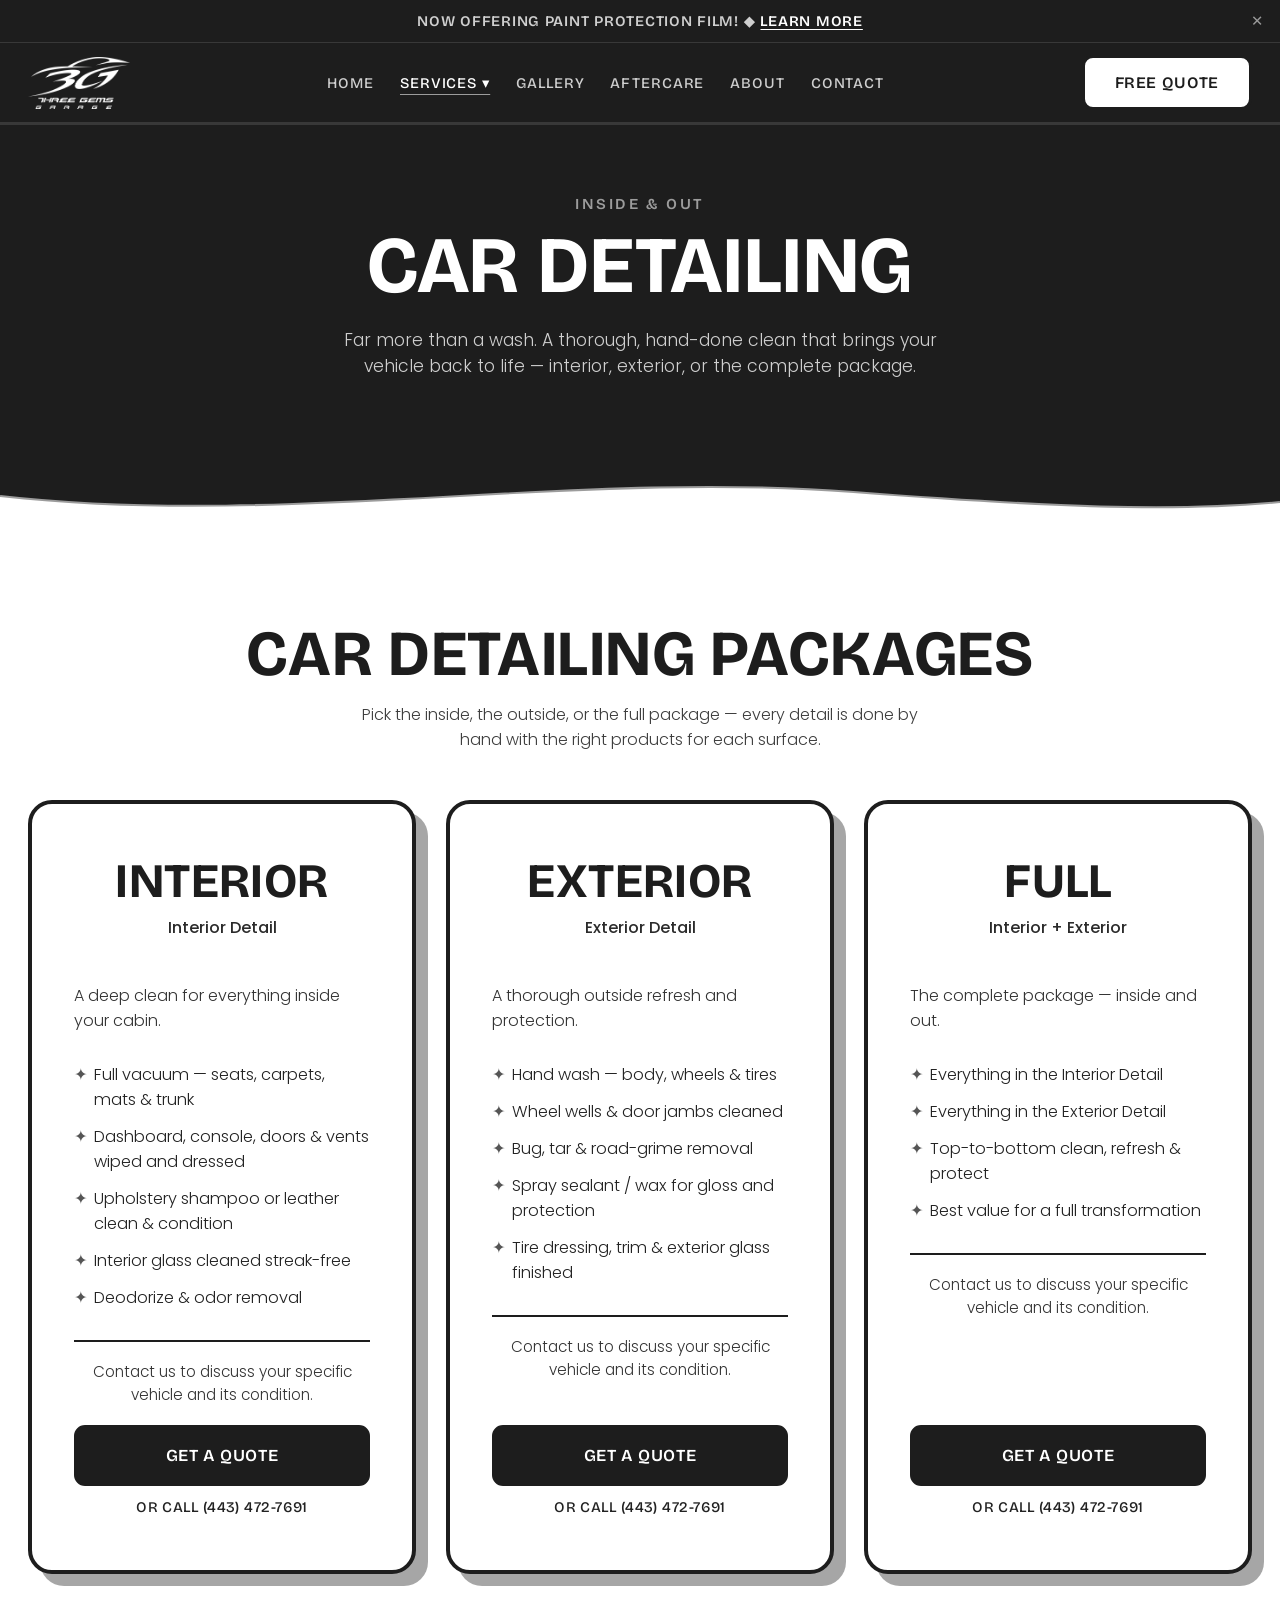
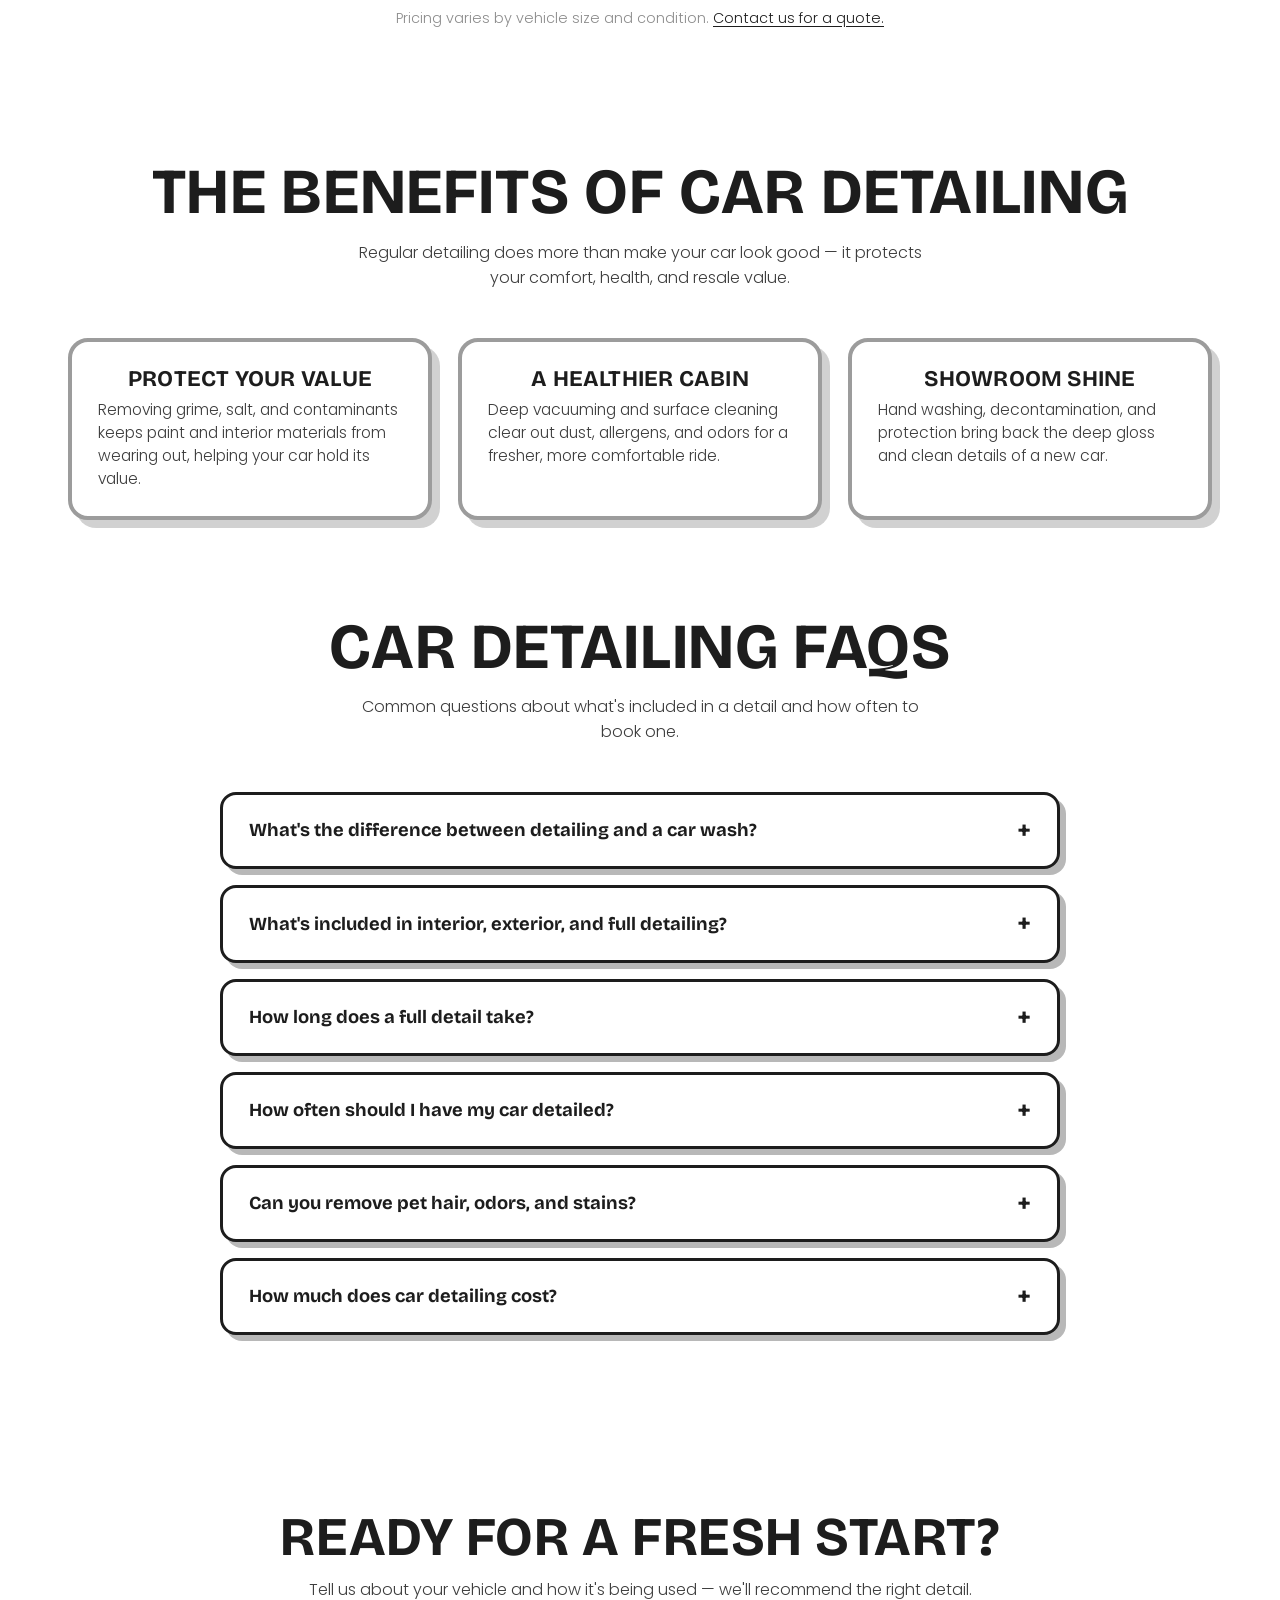
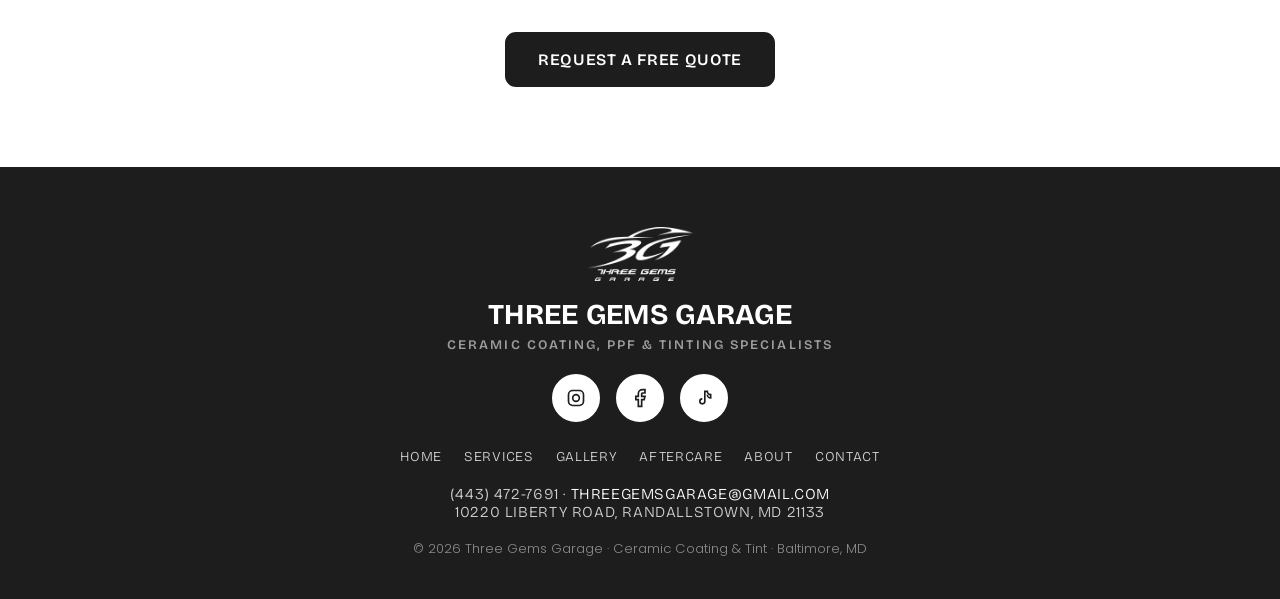
<file: detailing.html>
<!DOCTYPE html>
<html lang="en">
<head>
<!-- Google Tag Manager -->
<script>(function(w,d,s,l,i){w[l]=w[l]||[];w[l].push({'gtm.start':
new Date().getTime(),event:'gtm.js'});var f=d.getElementsByTagName(s)[0],
j=d.createElement(s),dl=l!='dataLayer'?'&l='+l:'';j.async=true;j.src=
'https://www.googletagmanager.com/gtm.js?id='+i+dl;f.parentNode.insertBefore(j,f);
})(window,document,'script','dataLayer','GTM-NJDWP7H4');</script>
<!-- End Google Tag Manager -->
<meta charset="UTF-8">
<meta name="viewport" content="width=device-width, initial-scale=1.0">
<title>Car Detailing in Baltimore, MD — Three Gems Garage</title>
<meta name="description" content="Interior, exterior, and full-service car detailing at Three Gems Garage — deep interior cleaning, hand wash, decontamination, and protection. Serving Baltimore, MD.">
<link rel="preconnect" href="https://fonts.googleapis.com">
<link rel="preconnect" href="https://fonts.gstatic.com" crossorigin>
<link href="https://fonts.googleapis.com/css2?family=Bricolage+Grotesque:opsz,wght@12..96,400..800&family=Poppins:wght@400;500;600&display=swap" rel="stylesheet">
<link rel="stylesheet" href="style.css">
<link rel="canonical" href="https://threegemsgarage.com/detailing.html">

<!-- Open Graph / Social -->
<meta property="og:type" content="website">
<meta property="og:site_name" content="Three Gems Garage">
<meta property="og:locale" content="en_US">
<meta property="og:title" content="Car Detailing in Baltimore, MD — Three Gems Garage">
<meta property="og:description" content="Interior, exterior, and full-service car detailing in Baltimore, MD — deep interior cleaning, hand wash, decontamination, and protection.">
<meta property="og:url" content="https://threegemsgarage.com/detailing.html">
<meta property="og:image" content="https://threegemsgarage.com/hero.jpg">
<meta name="twitter:card" content="summary_large_image">
<meta name="twitter:title" content="Car Detailing in Baltimore, MD — Three Gems Garage">
<meta name="twitter:description" content="Interior, exterior, and full-service car detailing in Baltimore, MD.">
<meta name="twitter:image" content="https://threegemsgarage.com/hero.jpg">

<!-- Structured data: Service -->
<script type="application/ld+json">
{
  "@context": "https://schema.org",
  "@type": "Service",
  "serviceType": "Car Detailing",
  "name": "Car Detailing",
  "description": "Interior, exterior, and full-service car detailing — deep interior cleaning, hand wash, paint decontamination, and protection. Pricing varies by vehicle size and condition; contact us for a quote.",
  "url": "https://threegemsgarage.com/detailing.html",
  "provider": {
    "@type": "AutoDetailing",
    "@id": "https://threegemsgarage.com/#business",
    "name": "Three Gems Garage",
    "telephone": "+1-443-472-7691",
    "address": {
      "@type": "PostalAddress",
      "streetAddress": "10220 Liberty Road",
      "addressLocality": "Randallstown",
      "addressRegion": "MD",
      "postalCode": "21133",
      "addressCountry": "US"
    }
  },
  "areaServed": { "@type": "City", "name": "Baltimore" },
  "hasOfferCatalog": {
    "@type": "OfferCatalog",
    "name": "Detailing Options",
    "itemListElement": [
      { "@type": "Offer", "itemOffered": { "@type": "Service", "name": "Interior Detail" } },
      { "@type": "Offer", "itemOffered": { "@type": "Service", "name": "Exterior Detail" } },
      { "@type": "Offer", "itemOffered": { "@type": "Service", "name": "Full Detail (Interior + Exterior)" } }
    ]
  }
}
</script>
<script type="application/ld+json">
{
  "@context": "https://schema.org",
  "@type": "BreadcrumbList",
  "itemListElement": [
    { "@type": "ListItem", "position": 1, "name": "Home", "item": "https://threegemsgarage.com/" },
    { "@type": "ListItem", "position": 2, "name": "Services", "item": "https://threegemsgarage.com/services.html" },
    { "@type": "ListItem", "position": 3, "name": "Car Detailing", "item": "https://threegemsgarage.com/detailing.html" }
  ]
}
</script>
<script type="application/ld+json">
{
  "@context": "https://schema.org",
  "@type": "FAQPage",
  "mainEntity": [
    {
      "@type": "Question",
      "name": "What is the difference between car detailing and a car wash?",
      "acceptedAnswer": {
        "@type": "Answer",
        "text": "A car wash cleans the surface. Detailing is a thorough, hands-on process that deep-cleans, restores, and protects every surface inside and out, from vacuuming and shampooing the interior to decontaminating and sealing the paint."
      }
    },
    {
      "@type": "Question",
      "name": "What is included in interior, exterior, and full detailing?",
      "acceptedAnswer": {
        "@type": "Answer",
        "text": "Interior covers a full vacuum, cleaning and dressing of surfaces, upholstery or leather care, glass, and deodorizing. Exterior covers a hand wash, wheels and tires, contaminant removal, and a spray sealant or wax. The full detail combines both for a complete inside-and-out transformation."
      }
    },
    {
      "@type": "Question",
      "name": "How long does a full detail take?",
      "acceptedAnswer": {
        "@type": "Answer",
        "text": "It depends on the size and condition of the vehicle, but a full detail typically takes several hours. We will give you a time estimate when we quote your vehicle."
      }
    },
    {
      "@type": "Question",
      "name": "How often should I have my car detailed?",
      "acceptedAnswer": {
        "@type": "Answer",
        "text": "Many owners detail every three to six months to keep their vehicle looking its best and protect its value, though it varies with how and where you drive. Regular detailing prevents grime, salt, and contaminants from causing long-term wear."
      }
    },
    {
      "@type": "Question",
      "name": "Can you remove pet hair, odors, and stains?",
      "acceptedAnswer": {
        "@type": "Answer",
        "text": "Yes. Our interior detail includes deep vacuuming, upholstery shampooing or leather conditioning, and deodorizing to tackle pet hair, odors, and most stains."
      }
    },
    {
      "@type": "Question",
      "name": "How much does car detailing cost?",
      "acceptedAnswer": {
        "@type": "Answer",
        "text": "Pricing varies by vehicle size and condition. Contact Three Gems Garage with your vehicle details and what you would like done, and we will put together a quote."
      }
    }
  ]
}
</script>
</head>
<body>
<!-- Google Tag Manager (noscript) -->
<noscript><iframe src="https://www.googletagmanager.com/ns.html?id=GTM-NJDWP7H4"
height="0" width="0" style="display:none;visibility:hidden"></iframe></noscript>
<!-- End Google Tag Manager (noscript) -->

<div class="announce" id="announce">
  Now offering Paint Protection Film! ◆ <a href="ppf.html">Learn more</a>
  <span class="x" onclick="document.getElementById('announce').style.display='none'">✕</span>
</div>

<header>
  <a href="index.html" class="brand">
    <img class="brand-logo" src="logo.png" alt="Three Gems Garage — Ceramic Coating &amp; Tint Co.">
  </a>
  <nav class="desktop">
    <a href="index.html">Home</a>
    <div class="nav-drop">
      <a href="services.html" class="drop-t active">Services ▾</a>
      <div class="drop-menu">
        <a href="ceramic-coating.html">Ceramic Coating</a>
        <a href="ppf.html">Paint Protection Film</a>
        <a href="tint.html">Window Tint</a>
        <a href="detailing.html">Detailing</a>
      </div>
    </div>
    <a href="gallery.html">Gallery</a>
    <a href="aftercare.html">Aftercare</a>
    <a href="about.html">About</a>
    <a href="contact.html">Contact</a>
  </nav>
  <div class="head-cta">
    <a href="contact.html" class="btn btn-light">Free Quote</a>
    <button class="hamburger" id="hamburger" aria-label="Open menu"><span></span><span></span><span></span></button>
  </div>
</header>

<div class="mobile-menu" id="mobileMenu">
  <button class="mm-close" id="mmClose" aria-label="Close menu">✕</button>
  <a href="index.html">Home</a>
  <a href="services.html">Services</a>
  <div class="mm-subs">
    <a href="ceramic-coating.html" class="mm-sub">Ceramic Coating</a>
    <a href="ppf.html" class="mm-sub">Paint Protection Film</a>
    <a href="tint.html" class="mm-sub">Window Tint</a>
    <a href="detailing.html" class="mm-sub">Detailing</a>
  </div>
  <a href="gallery.html">Gallery</a>
  <a href="aftercare.html">Aftercare</a>
  <a href="about.html">About</a>
  <a href="contact.html">Contact</a>
  <a href="contact.html" class="btn btn-light" style="display:inline-block">Free Quote</a>
</div>

<section class="page-hero">
  <div class="kicker">Inside &amp; Out</div>
  <h1>Car Detailing</h1>
  <svg class="squiggle light" viewBox="0 0 292 18" style="width:240px"><path d="M2,9 C10,2 18,2 26,9 C34,16 42,16 50,9 C58,2 66,2 74,9 C82,16 90,16 98,9 C106,2 114,2 122,9 C130,16 138,16 146,9 C154,2 162,2 170,9 C178,16 186,16 194,9 C202,2 210,2 218,9 C226,16 234,16 242,9 C250,2 258,2 266,9 C274,16 282,16 290,9"/></svg>
  <p>Far more than a wash. A thorough, hand-done clean that brings your vehicle back to life — interior, exterior, or the complete package.</p>
</section>

<div class="divider"><svg viewBox="0 0 1440 64" preserveAspectRatio="none"><path class="line" d="M0,34 C320,66 640,8 960,30 C1180,45 1320,50 1440,40"/><path d="M0,34 C320,66 640,8 960,30 C1180,45 1320,50 1440,40 L1440,64 L0,64 Z" fill="#ffffff"/></svg></div>

<section class="block cream" id="packages">
  <div class="wrap">
    <div class="sec-head">
      <h2>Car Detailing Packages</h2>
      <svg class="squiggle light" viewBox="0 0 292 18" style="width:240px"><path d="M2,9 C10,2 18,2 26,9 C34,16 42,16 50,9 C58,2 66,2 74,9 C82,16 90,16 98,9 C106,2 114,2 122,9 C130,16 138,16 146,9 C154,2 162,2 170,9 C178,16 186,16 194,9 C202,2 210,2 218,9 C226,16 234,16 242,9 C250,2 258,2 266,9 C274,16 282,16 290,9"/></svg>
      <p>Pick the inside, the outside, or the full package — every detail is done by hand with the right products for each surface.</p>
    </div>
    <div class="cards">
      <div class="card">
        <h3>Interior</h3>
        <p class="sub">Interior Detail</p>
        <p class="cdesc">A deep clean for everything inside your cabin.</p>
        <ul>
          <li>Full vacuum — seats, carpets, mats &amp; trunk</li>
          <li>Dashboard, console, doors &amp; vents wiped and dressed</li>
          <li>Upholstery shampoo or leather clean &amp; condition</li>
          <li>Interior glass cleaned streak-free</li>
          <li>Deodorize &amp; odor removal</li>
        </ul>
        <!-- Adjust interior detailing breakdown & add pricing here when finalized -->
        <div class="quote-note">Contact us to discuss your specific vehicle and its condition.</div>
        <a href="contact.html" class="btn btn-solid">Get a Quote</a>
        <a href="tel:+14434727691" class="card-call">or call (443) 472-7691</a>
      </div>
      <div class="card">
        <h3>Exterior</h3>
        <p class="sub">Exterior Detail</p>
        <p class="cdesc">A thorough outside refresh and protection.</p>
        <ul>
          <li>Hand wash — body, wheels &amp; tires</li>
          <li>Wheel wells &amp; door jambs cleaned</li>
          <li>Bug, tar &amp; road-grime removal</li>
          <li>Spray sealant / wax for gloss and protection</li>
          <li>Tire dressing, trim &amp; exterior glass finished</li>
        </ul>
        <!-- Adjust exterior detailing breakdown & add pricing here when finalized -->
        <div class="quote-note">Contact us to discuss your specific vehicle and its condition.</div>
        <a href="contact.html" class="btn btn-solid">Get a Quote</a>
        <a href="tel:+14434727691" class="card-call">or call (443) 472-7691</a>
      </div>
      <div class="card">
        <h3>Full</h3>
        <p class="sub">Interior + Exterior</p>
        <p class="cdesc">The complete package — inside and out.</p>
        <ul>
          <li>Everything in the Interior Detail</li>
          <li>Everything in the Exterior Detail</li>
          <li>Top-to-bottom clean, refresh &amp; protect</li>
          <li>Best value for a full transformation</li>
        </ul>
        <!-- Adjust full detailing breakdown & add pricing here when finalized -->
        <div class="quote-note">Contact us to discuss your specific vehicle and its condition.</div>
        <a href="contact.html" class="btn btn-solid">Get a Quote</a>
        <a href="tel:+14434727691" class="card-call">or call (443) 472-7691</a>
      </div>
    </div>
    <p class="disclaim">Pricing varies by vehicle size and condition. <a href="contact.html" style="color:var(--ink);text-decoration:underline;text-underline-offset:3px">Contact us for a quote.</a></p>
  </div>
</section>

<section class="block cream" style="padding-top:36px">
  <div class="wrap">
    <div class="sec-head">
      <h2>The Benefits of Car Detailing</h2>
      <svg class="squiggle" viewBox="0 0 292 18" style="width:230px"><path d="M2,9 C10,2 18,2 26,9 C34,16 42,16 50,9 C58,2 66,2 74,9 C82,16 90,16 98,9 C106,2 114,2 122,9 C130,16 138,16 146,9 C154,2 162,2 170,9 C178,16 186,16 194,9 C202,2 210,2 218,9 C226,16 234,16 242,9 C250,2 258,2 266,9 C274,16 282,16 290,9"/></svg>
      <p>Regular detailing does more than make your car look good — it protects your comfort, health, and resale value.</p>
    </div>
    <div class="features">
      <div class="feature"><h3>Protect Your Value</h3><p>Removing grime, salt, and contaminants keeps paint and interior materials from wearing out, helping your car hold its value.</p></div>
      <div class="feature"><h3>A Healthier Cabin</h3><p>Deep vacuuming and surface cleaning clear out dust, allergens, and odors for a fresher, more comfortable ride.</p></div>
      <div class="feature"><h3>Showroom Shine</h3><p>Hand washing, decontamination, and protection bring back the deep gloss and clean details of a new car.</p></div>
    </div>
  </div>
</section>

<section class="block cream" style="padding-top:0">
  <div class="wrap">
    <div class="sec-head">
      <h2>Car Detailing FAQs</h2>
      <svg class="squiggle" viewBox="0 0 292 18" style="width:230px"><path d="M2,9 C10,2 18,2 26,9 C34,16 42,16 50,9 C58,2 66,2 74,9 C82,16 90,16 98,9 C106,2 114,2 122,9 C130,16 138,16 146,9 C154,2 162,2 170,9 C178,16 186,16 194,9 C202,2 210,2 218,9 C226,16 234,16 242,9 C250,2 258,2 266,9 C274,16 282,16 290,9"/></svg>
      <p>Common questions about what's included in a detail and how often to book one.</p>
    </div>
    <div class="faq">
      <details class="faq-item">
        <summary>What's the difference between detailing and a car wash?</summary>
        <p class="fa">A car wash cleans the surface. Detailing is a thorough, hands-on process that deep-cleans, restores, and protects every surface inside and out — from vacuuming and shampooing the interior to decontaminating and sealing the paint.</p>
      </details>
      <details class="faq-item">
        <summary>What's included in interior, exterior, and full detailing?</summary>
        <p class="fa">Interior covers a full vacuum, cleaning and dressing of surfaces, upholstery or leather care, glass, and deodorizing. Exterior covers a hand wash, wheels and tires, contaminant removal, and a spray sealant or wax. The full detail combines both for a complete inside-and-out transformation.</p>
      </details>
      <details class="faq-item">
        <summary>How long does a full detail take?</summary>
        <p class="fa">It depends on the size and condition of the vehicle, but a full detail typically takes several hours. We'll give you a time estimate when we quote your vehicle.</p>
      </details>
      <details class="faq-item">
        <summary>How often should I have my car detailed?</summary>
        <p class="fa">Many owners detail every three to six months to keep their vehicle looking its best and protect its value, though it varies with how and where you drive. Regular detailing prevents grime, salt, and contaminants from causing long-term wear.</p>
      </details>
      <details class="faq-item">
        <summary>Can you remove pet hair, odors, and stains?</summary>
        <p class="fa">Yes. Our interior detail includes deep vacuuming, upholstery shampooing or leather conditioning, and deodorizing to tackle pet hair, odors, and most stains.</p>
      </details>
      <details class="faq-item">
        <summary>How much does car detailing cost?</summary>
        <p class="fa">Pricing varies by vehicle size and condition. Contact us with your vehicle details and what you'd like done, and we'll put together a quote.</p>
      </details>
    </div>
  </div>
</section>

<div class="cta-band">
  <svg class="squiggle" viewBox="0 0 292 18" style="width:220px"><path d="M2,9 C10,2 18,2 26,9 C34,16 42,16 50,9 C58,2 66,2 74,9 C82,16 90,16 98,9 C106,2 114,2 122,9 C130,16 138,16 146,9 C154,2 162,2 170,9 C178,16 186,16 194,9 C202,2 210,2 218,9 C226,16 234,16 242,9 C250,2 258,2 266,9 C274,16 282,16 290,9"/></svg>
  <h2>Ready for a fresh start?</h2>
  <p>Tell us about your vehicle and how it's being used — we'll recommend the right detail.</p>
  <a href="contact.html" class="btn btn-solid">Request a Free Quote</a>
</div>

<footer id="footer">
  <img class="foot-logo" src="logo.png" alt="Three Gems Garage">
  <svg class="squiggle" viewBox="0 0 292 18"><path d="M2,9 C10,2 18,2 26,9 C34,16 42,16 50,9 C58,2 66,2 74,9 C82,16 90,16 98,9 C106,2 114,2 122,9 C130,16 138,16 146,9 C154,2 162,2 170,9 C178,16 186,16 194,9 C202,2 210,2 218,9 C226,16 234,16 242,9 C250,2 258,2 266,9 C274,16 282,16 290,9"/></svg>
  <h3>Three Gems Garage<span class="foot-tag">Ceramic Coating, PPF &amp; Tinting Specialists</span></h3>
  <div class="socials">
    <a href="https://www.instagram.com/threegemsgarage/" target="_blank" rel="noopener" aria-label="Instagram"><svg viewBox="0 0 24 24" stroke-width="2"><rect x="3" y="3" width="18" height="18" rx="5"/><circle cx="12" cy="12" r="4"/><circle cx="17.5" cy="6.5" r="1" fill="currentColor" stroke="none"/></svg></a>
    <a href="https://www.facebook.com/profile.php?id=61590265425292" target="_blank" rel="noopener" aria-label="Facebook"><svg viewBox="0 0 24 24" stroke-width="2"><path d="M18 2h-3a5 5 0 0 0-5 5v3H7v4h3v8h4v-8h3l1-4h-4V7a1 1 0 0 1 1-1h3z"/></svg></a>
    <a href="https://www.tiktok.com/@threegemsgarage" target="_blank" rel="noopener" aria-label="TikTok"><svg viewBox="0 0 24 24" stroke-width="2"><path d="M16 8a4 4 0 0 0 4 4V8a4 4 0 0 1-4-4h-3v12a3 3 0 1 1-3-3"/></svg></a>
  </div>
  <div class="foot-nav">
    <a href="index.html">Home</a><a href="services.html">Services</a><a href="gallery.html">Gallery</a><a href="aftercare.html">Aftercare</a><a href="about.html">About</a><a href="contact.html">Contact</a>
  </div>
  <p class="foot-info">(443) 472-7691 · <a href="mailto:threegemsgarage@gmail.com">threegemsgarage@gmail.com</a><br>10220 Liberty Road, Randallstown, MD 21133</p>
  <p class="foot-copy">© <span id="year"></span> Three Gems Garage · Ceramic Coating &amp; Tint · Baltimore, MD</p>
</footer>

<script>
  document.getElementById('hamburger').addEventListener('click',()=>document.getElementById('mobileMenu').classList.toggle('open'));
  document.getElementById('mmClose').addEventListener('click',()=>document.getElementById('mobileMenu').classList.remove('open'));
  document.querySelectorAll('.mobile-menu a').forEach(a=>a.addEventListener('click',()=>document.getElementById('mobileMenu').classList.remove('open')));
  document.getElementById('year').textContent=new Date().getFullYear();
</script>
</body>
</html>
</file>
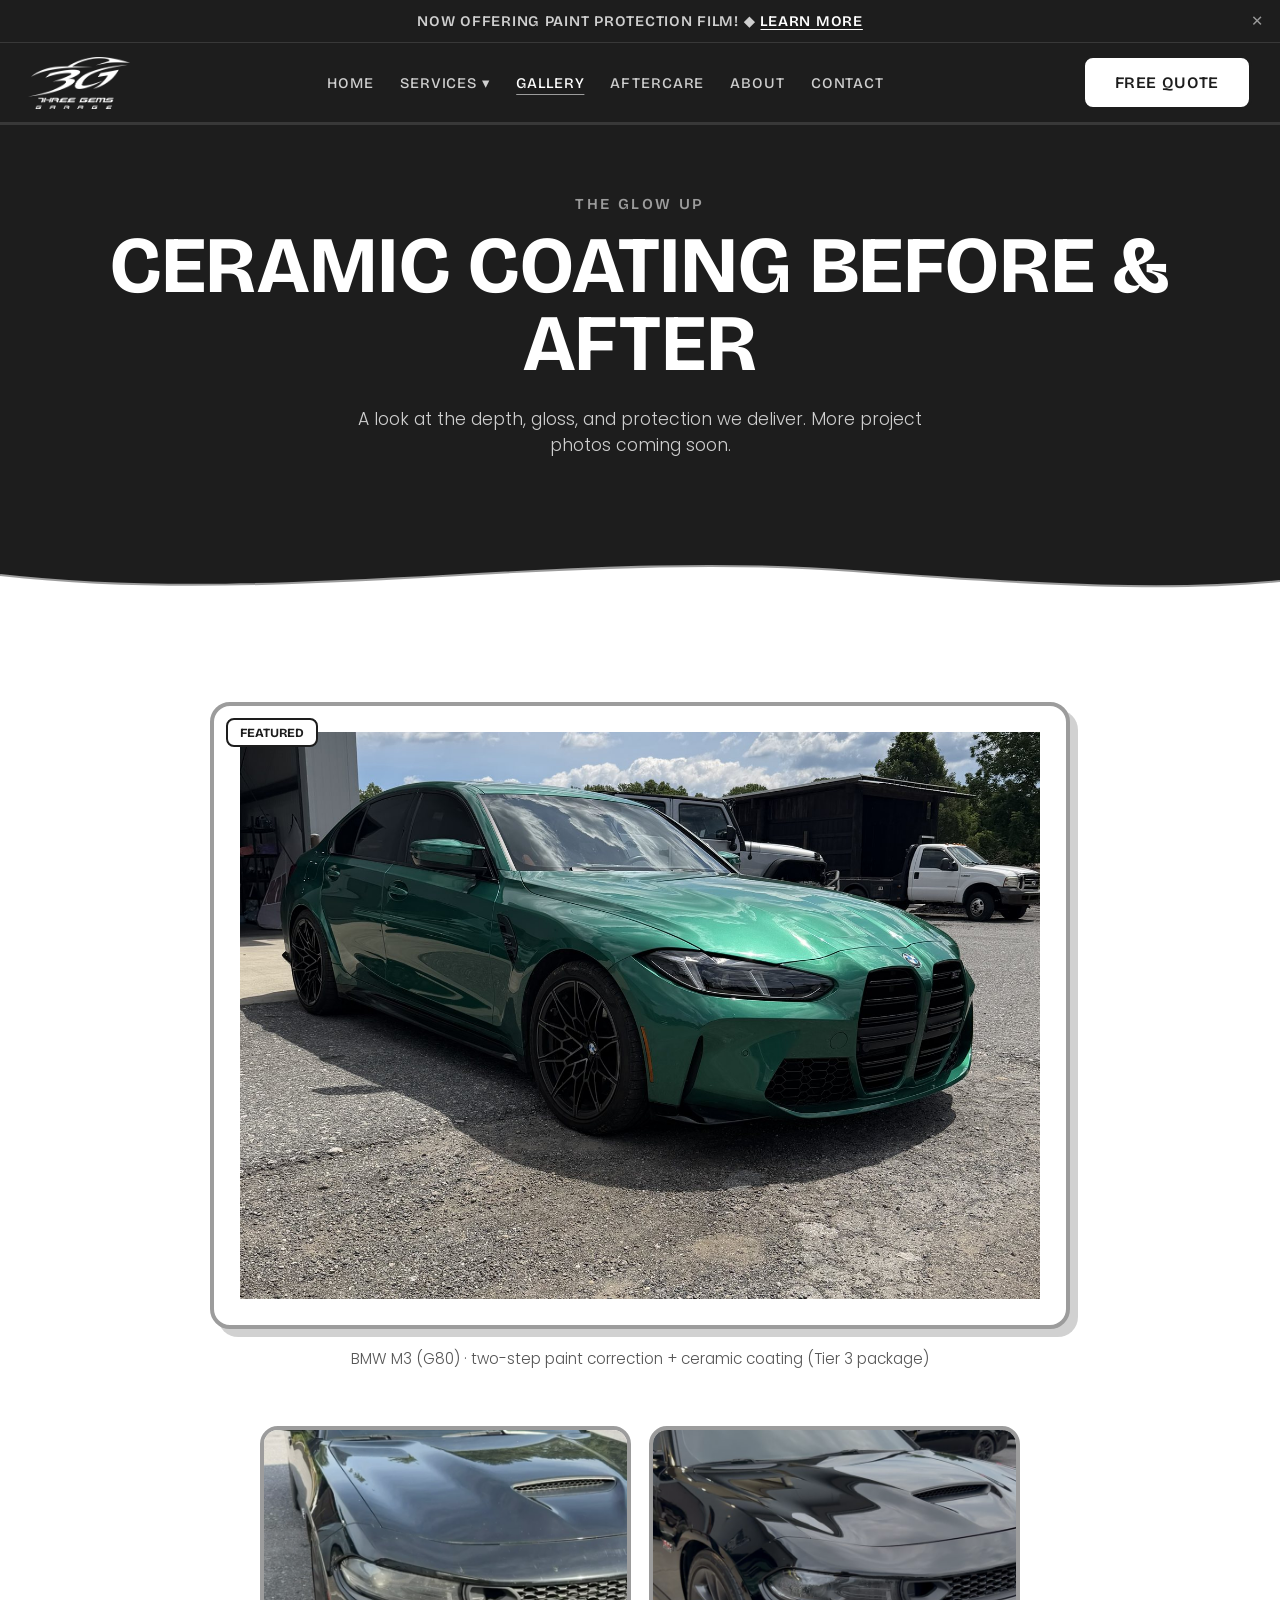
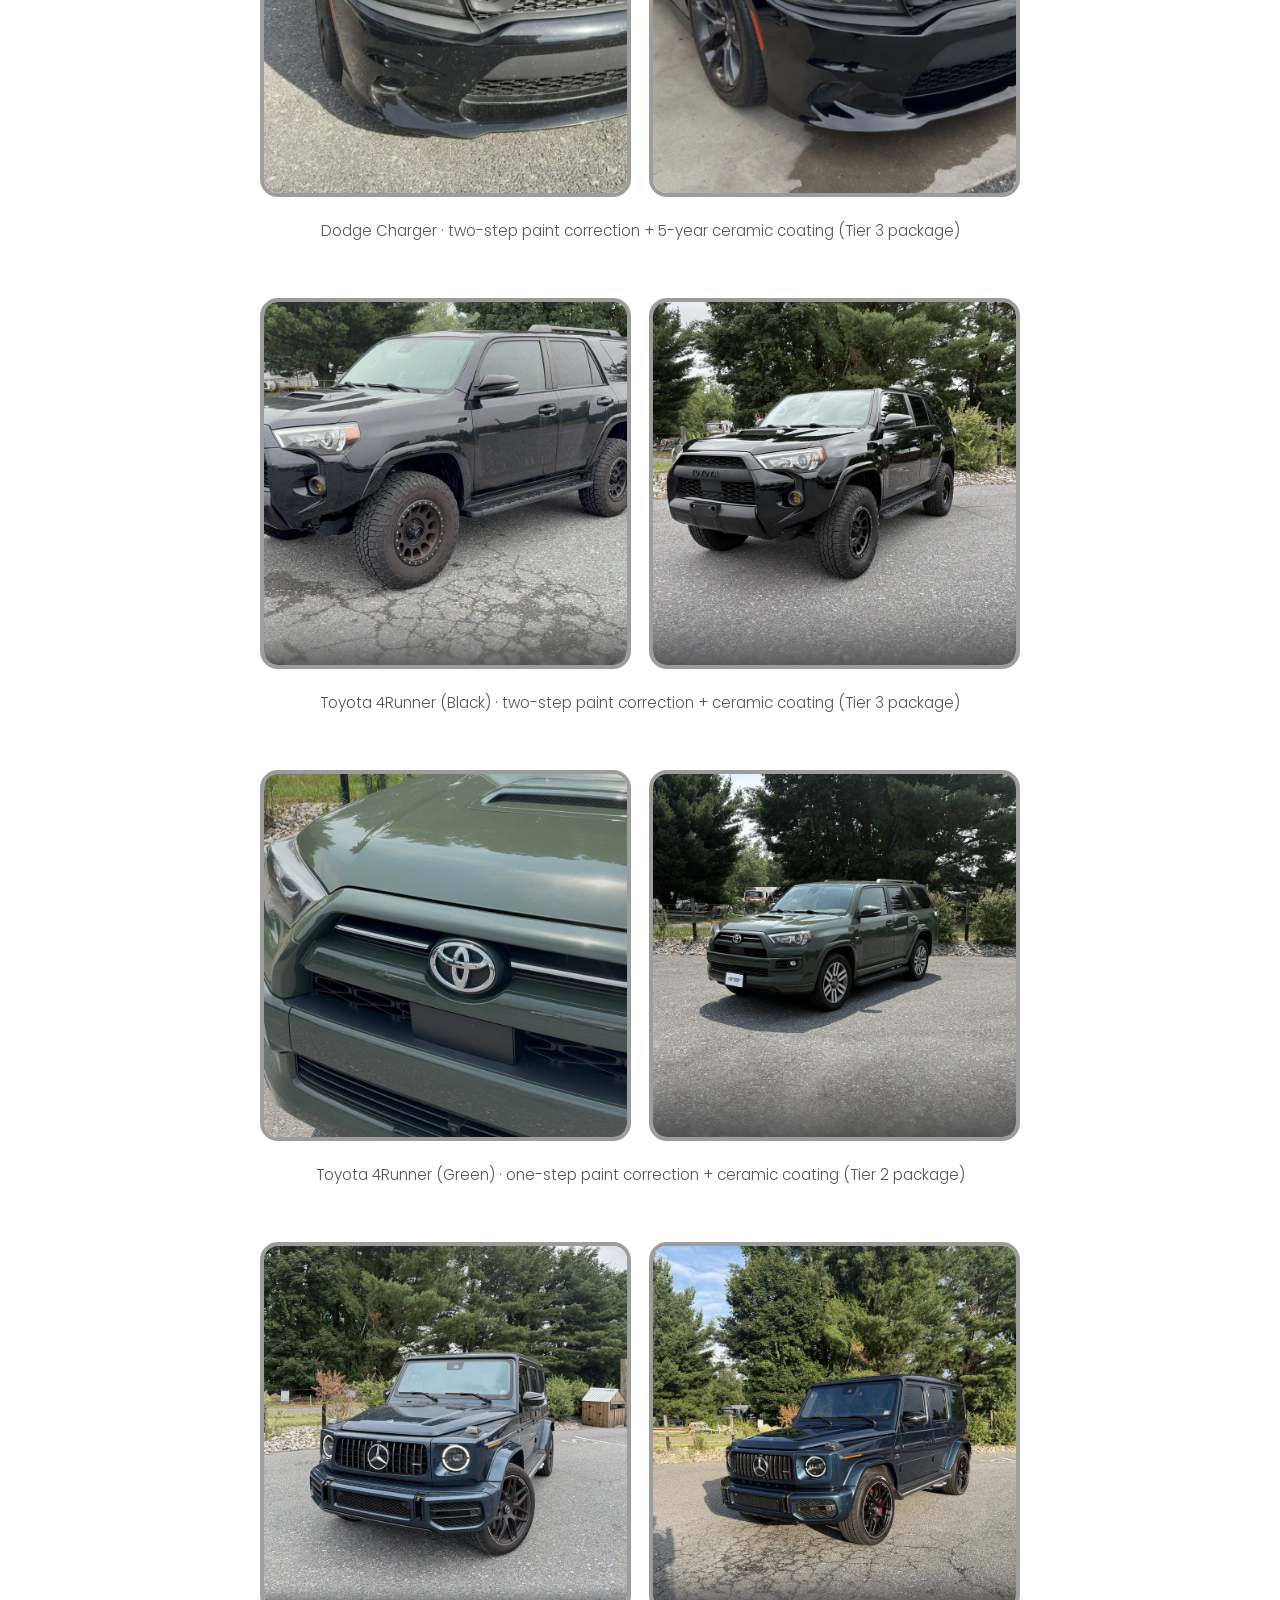
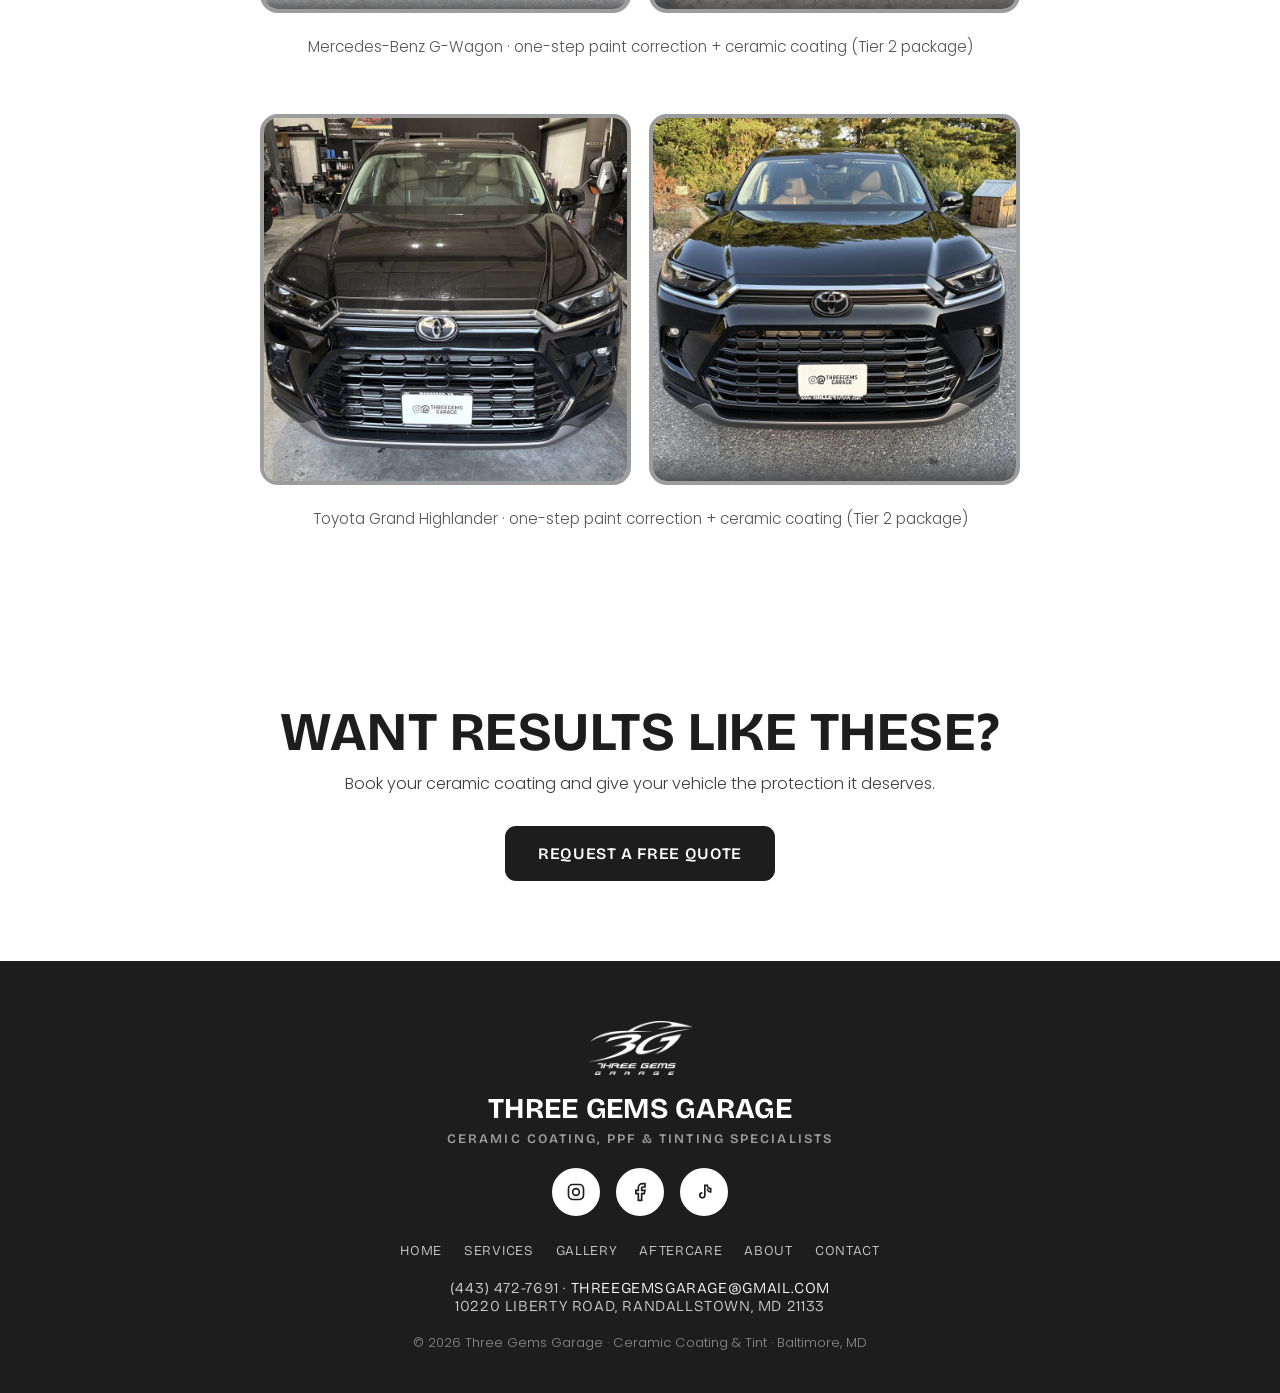
<file: gallery.html>
<!DOCTYPE html>
<html lang="en">
<head>
<!-- Google Tag Manager -->
<script>(function(w,d,s,l,i){w[l]=w[l]||[];w[l].push({'gtm.start':
new Date().getTime(),event:'gtm.js'});var f=d.getElementsByTagName(s)[0],
j=d.createElement(s),dl=l!='dataLayer'?'&l='+l:'';j.async=true;j.src=
'https://www.googletagmanager.com/gtm.js?id='+i+dl;f.parentNode.insertBefore(j,f);
})(window,document,'script','dataLayer','GTM-NJDWP7H4');</script>
<!-- End Google Tag Manager -->
<meta charset="UTF-8">
<meta name="viewport" content="width=device-width, initial-scale=1.0">
<title>Ceramic Coating Before &amp; After — Three Gems Garage</title>
<meta name="description" content="See the transformation: before and after ceramic coating work by Three Gems Garage in Baltimore, MD.">
<link rel="preconnect" href="https://fonts.googleapis.com">
<link rel="preconnect" href="https://fonts.gstatic.com" crossorigin>
<link href="https://fonts.googleapis.com/css2?family=Bricolage+Grotesque:opsz,wght@12..96,400..800&family=Poppins:wght@400;500;600&display=swap" rel="stylesheet">
<link rel="stylesheet" href="style.css">
<link rel="canonical" href="https://threegemsgarage.com/gallery.html">

<!-- Open Graph / Social -->
<meta property="og:type" content="website">
<meta property="og:site_name" content="Three Gems Garage">
<meta property="og:locale" content="en_US">
<meta property="og:title" content="Ceramic Coating Before & After — Three Gems Garage">
<meta property="og:description" content="See the transformation: before and after ceramic coating work by Three Gems Garage in Baltimore, MD.">
<meta property="og:url" content="https://threegemsgarage.com/gallery.html">
<meta property="og:image" content="https://threegemsgarage.com/bmw-g80-after.jpg">
<meta name="twitter:card" content="summary_large_image">
<meta name="twitter:title" content="Ceramic Coating Before & After — Three Gems Garage">
<meta name="twitter:description" content="Before and after ceramic coating work in Baltimore, MD.">
<meta name="twitter:image" content="https://threegemsgarage.com/bmw-g80-after.jpg">

<!-- Structured data: Breadcrumb -->
<script type="application/ld+json">
{
  "@context": "https://schema.org",
  "@type": "BreadcrumbList",
  "itemListElement": [
    { "@type": "ListItem", "position": 1, "name": "Home", "item": "https://threegemsgarage.com/" },
    { "@type": "ListItem", "position": 2, "name": "Gallery", "item": "https://threegemsgarage.com/gallery.html" }
  ]
}
</script>
</head>
<body>
<!-- Google Tag Manager (noscript) -->
<noscript><iframe src="https://www.googletagmanager.com/ns.html?id=GTM-NJDWP7H4"
height="0" width="0" style="display:none;visibility:hidden"></iframe></noscript>
<!-- End Google Tag Manager (noscript) -->

<div class="announce" id="announce">
  Now offering Paint Protection Film! ◆ <a href="ppf.html">Learn more</a>
  <span class="x" onclick="document.getElementById('announce').style.display='none'">✕</span>
</div>

<header>
  <a href="index.html" class="brand">
    <img class="brand-logo" src="logo.png" alt="Three Gems Garage — Ceramic Coating &amp; Tint Co.">
  </a>
  <nav class="desktop">
    <a href="index.html">Home</a>
    <div class="nav-drop">
      <a href="services.html" class="drop-t">Services ▾</a>
      <div class="drop-menu">
        <a href="ceramic-coating.html">Ceramic Coating</a>
        <a href="ppf.html">Paint Protection Film</a>
        <a href="tint.html">Window Tint</a>
        <a href="detailing.html">Detailing</a>
      </div>
    </div>
    <a href="gallery.html" class="active">Gallery</a>
    <a href="aftercare.html">Aftercare</a>
    <a href="about.html">About</a>
    <a href="contact.html">Contact</a>
  </nav>
  <div class="head-cta">
    <a href="contact.html" class="btn btn-light">Free Quote</a>
    <button class="hamburger" id="hamburger" aria-label="Open menu"><span></span><span></span><span></span></button>
  </div>
</header>

<div class="mobile-menu" id="mobileMenu">
  <button class="mm-close" id="mmClose" aria-label="Close menu">✕</button>
  <a href="index.html">Home</a>
  <a href="services.html">Services</a>
  <div class="mm-subs">
    <a href="ceramic-coating.html" class="mm-sub">Ceramic Coating</a>
    <a href="ppf.html" class="mm-sub">Paint Protection Film</a>
    <a href="tint.html" class="mm-sub">Window Tint</a>
    <a href="detailing.html" class="mm-sub">Detailing</a>
  </div>
  <a href="gallery.html">Gallery</a>
  <a href="aftercare.html">Aftercare</a>
  <a href="about.html">About</a>
  <a href="contact.html">Contact</a>
  <a href="contact.html" class="btn btn-light" style="display:inline-block">Free Quote</a>
</div>

<section class="page-hero">
  <div class="kicker">The Glow Up</div>
  <h1>Ceramic Coating Before &amp; After</h1>
  <svg class="squiggle light" viewBox="0 0 292 18" style="width:200px"><path d="M2,9 C10,2 18,2 26,9 C34,16 42,16 50,9 C58,2 66,2 74,9 C82,16 90,16 98,9 C106,2 114,2 122,9 C130,16 138,16 146,9 C154,2 162,2 170,9 C178,16 186,16 194,9 C202,2 210,2 218,9 C226,16 234,16 242,9 C250,2 258,2 266,9 C274,16 282,16 290,9"/></svg>
  <p>A look at the depth, gloss, and protection we deliver. More project photos coming soon.</p>
</section>

<div class="divider"><svg viewBox="0 0 1440 64" preserveAspectRatio="none"><path class="line" d="M0,34 C320,66 640,8 960,30 C1180,45 1320,50 1440,40"/><path d="M0,34 C320,66 640,8 960,30 C1180,45 1320,50 1440,40 L1440,64 L0,64 Z" fill="#ffffff"/></svg></div>

<section class="block cream">
  <div class="wrap">
    <figure class="feature">
      <figcaption>Featured</figcaption>
      <img src="bmw-g80-after.jpg" alt="Green BMW M3 (G80) after ceramic coating — deep, glossy mirror-like finish">
    </figure>
    <p class="ga-cap">BMW M3 (G80) · two-step paint correction + ceramic coating (Tier 3 package)</p>

    <div class="ga">
      <figure><figcaption>Before</figcaption><img src="charger-before.jpg" alt="Dodge Charger before ceramic coating — dull, hazy black paint"></figure>
      <figure><figcaption>After</figcaption><img src="charger-after.jpg" alt="Dodge Charger after ceramic coating — deep, glossy mirror-like black finish"></figure>
    </div>
    <p class="ga-cap">Dodge Charger · two-step paint correction + 5-year ceramic coating (Tier 3 package)</p>

    <div class="ga">
      <figure><figcaption>Before</figcaption><img src="4runner-black-before.jpg" alt="Black Toyota 4Runner before ceramic coating — flat, swirled paint"></figure>
      <figure><figcaption>After</figcaption><img src="4runner-black-after.jpg" alt="Black Toyota 4Runner after ceramic coating — deep, glossy finish"></figure>
    </div>
    <p class="ga-cap">Toyota 4Runner (Black) · two-step paint correction + ceramic coating (Tier 3 package)</p>

    <div class="ga">
      <figure><figcaption>Before</figcaption><img src="4runner-green-before.jpg" alt="Green Toyota 4Runner before ceramic coating — dull, contaminated paint"></figure>
      <figure><figcaption>After</figcaption><img src="4runner-green-after.jpg" alt="Green Toyota 4Runner after ceramic coating — rich, glossy finish"></figure>
    </div>
    <p class="ga-cap">Toyota 4Runner (Green) · one-step paint correction + ceramic coating (Tier 2 package)</p>

    <div class="ga">
      <figure><figcaption>Before</figcaption><img src="gwagon-before.jpg" alt="Mercedes-Benz G-Wagon before ceramic coating — hazy, dull paint"></figure>
      <figure><figcaption>After</figcaption><img src="gwagon-after.jpg" alt="Mercedes-Benz G-Wagon after ceramic coating — deep, mirror-like gloss"></figure>
    </div>
    <p class="ga-cap">Mercedes-Benz G-Wagon · one-step paint correction + ceramic coating (Tier 2 package)</p>

    <div class="ga">
      <figure><figcaption>Before</figcaption><img src="grand-highlander-before.jpg" alt="Toyota Grand Highlander before ceramic coating — flat, dull finish"></figure>
      <figure><figcaption>After</figcaption><img src="grand-highlander-after.jpg" alt="Toyota Grand Highlander after ceramic coating — glossy, protected finish"></figure>
    </div>
    <p class="ga-cap">Toyota Grand Highlander · one-step paint correction + ceramic coating (Tier 2 package)</p>
  </div>
</section>

<div class="cta-band">
  <svg class="squiggle" viewBox="0 0 292 18" style="width:220px"><path d="M2,9 C10,2 18,2 26,9 C34,16 42,16 50,9 C58,2 66,2 74,9 C82,16 90,16 98,9 C106,2 114,2 122,9 C130,16 138,16 146,9 C154,2 162,2 170,9 C178,16 186,16 194,9 C202,2 210,2 218,9 C226,16 234,16 242,9 C250,2 258,2 266,9 C274,16 282,16 290,9"/></svg>
  <h2>Want results like these?</h2>
  <p>Book your ceramic coating and give your vehicle the protection it deserves.</p>
  <a href="contact.html" class="btn btn-solid">Request a Free Quote</a>
</div>

<footer id="footer">
  <img class="foot-logo" src="logo.png" alt="Three Gems Garage">
  <svg class="squiggle" viewBox="0 0 292 18"><path d="M2,9 C10,2 18,2 26,9 C34,16 42,16 50,9 C58,2 66,2 74,9 C82,16 90,16 98,9 C106,2 114,2 122,9 C130,16 138,16 146,9 C154,2 162,2 170,9 C178,16 186,16 194,9 C202,2 210,2 218,9 C226,16 234,16 242,9 C250,2 258,2 266,9 C274,16 282,16 290,9"/></svg>
  <h3>Three Gems Garage<span class="foot-tag">Ceramic Coating, PPF &amp; Tinting Specialists</span></h3>
  <div class="socials">
    <a href="https://www.instagram.com/threegemsgarage/" target="_blank" rel="noopener" aria-label="Instagram"><svg viewBox="0 0 24 24" stroke-width="2"><rect x="3" y="3" width="18" height="18" rx="5"/><circle cx="12" cy="12" r="4"/><circle cx="17.5" cy="6.5" r="1" fill="currentColor" stroke="none"/></svg></a>
    <a href="https://www.facebook.com/profile.php?id=61590265425292" target="_blank" rel="noopener" aria-label="Facebook"><svg viewBox="0 0 24 24" stroke-width="2"><path d="M18 2h-3a5 5 0 0 0-5 5v3H7v4h3v8h4v-8h3l1-4h-4V7a1 1 0 0 1 1-1h3z"/></svg></a>
    <a href="https://www.tiktok.com/@threegemsgarage" target="_blank" rel="noopener" aria-label="TikTok"><svg viewBox="0 0 24 24" stroke-width="2"><path d="M16 8a4 4 0 0 0 4 4V8a4 4 0 0 1-4-4h-3v12a3 3 0 1 1-3-3"/></svg></a>
  </div>
  <div class="foot-nav">
    <a href="index.html">Home</a><a href="services.html">Services</a><a href="gallery.html">Gallery</a><a href="aftercare.html">Aftercare</a><a href="about.html">About</a><a href="contact.html">Contact</a>
  </div>
  <p class="foot-info">(443) 472-7691 · <a href="mailto:threegemsgarage@gmail.com">threegemsgarage@gmail.com</a><br>10220 Liberty Road, Randallstown, MD 21133</p>
  <p class="foot-copy">© <span id="year"></span> Three Gems Garage · Ceramic Coating &amp; Tint · Baltimore, MD</p>
</footer>

<script>
  document.getElementById('hamburger').addEventListener('click',()=>document.getElementById('mobileMenu').classList.toggle('open'));
  document.getElementById('mmClose').addEventListener('click',()=>document.getElementById('mobileMenu').classList.remove('open'));
  document.querySelectorAll('.mobile-menu a').forEach(a=>a.addEventListener('click',()=>document.getElementById('mobileMenu').classList.remove('open')));
  document.getElementById('year').textContent=new Date().getFullYear();
</script>
</body>
</html>
</file>
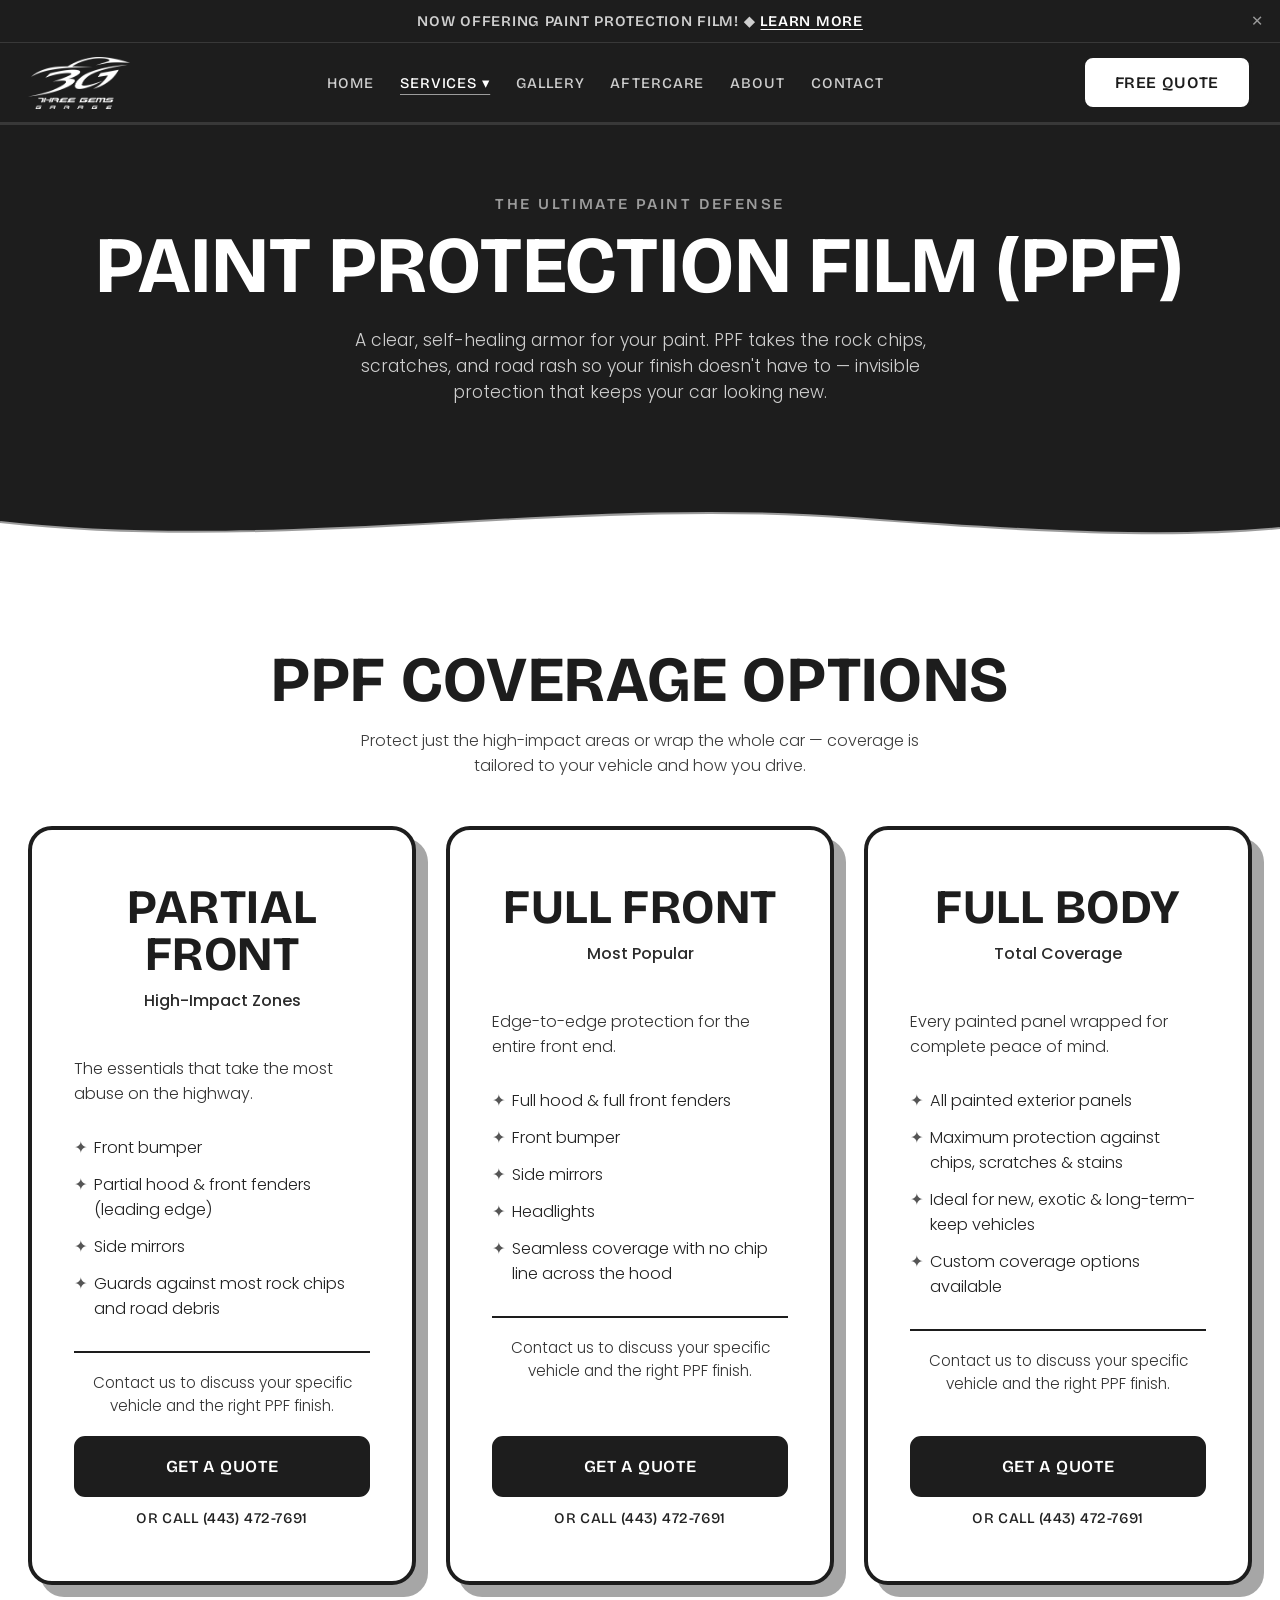
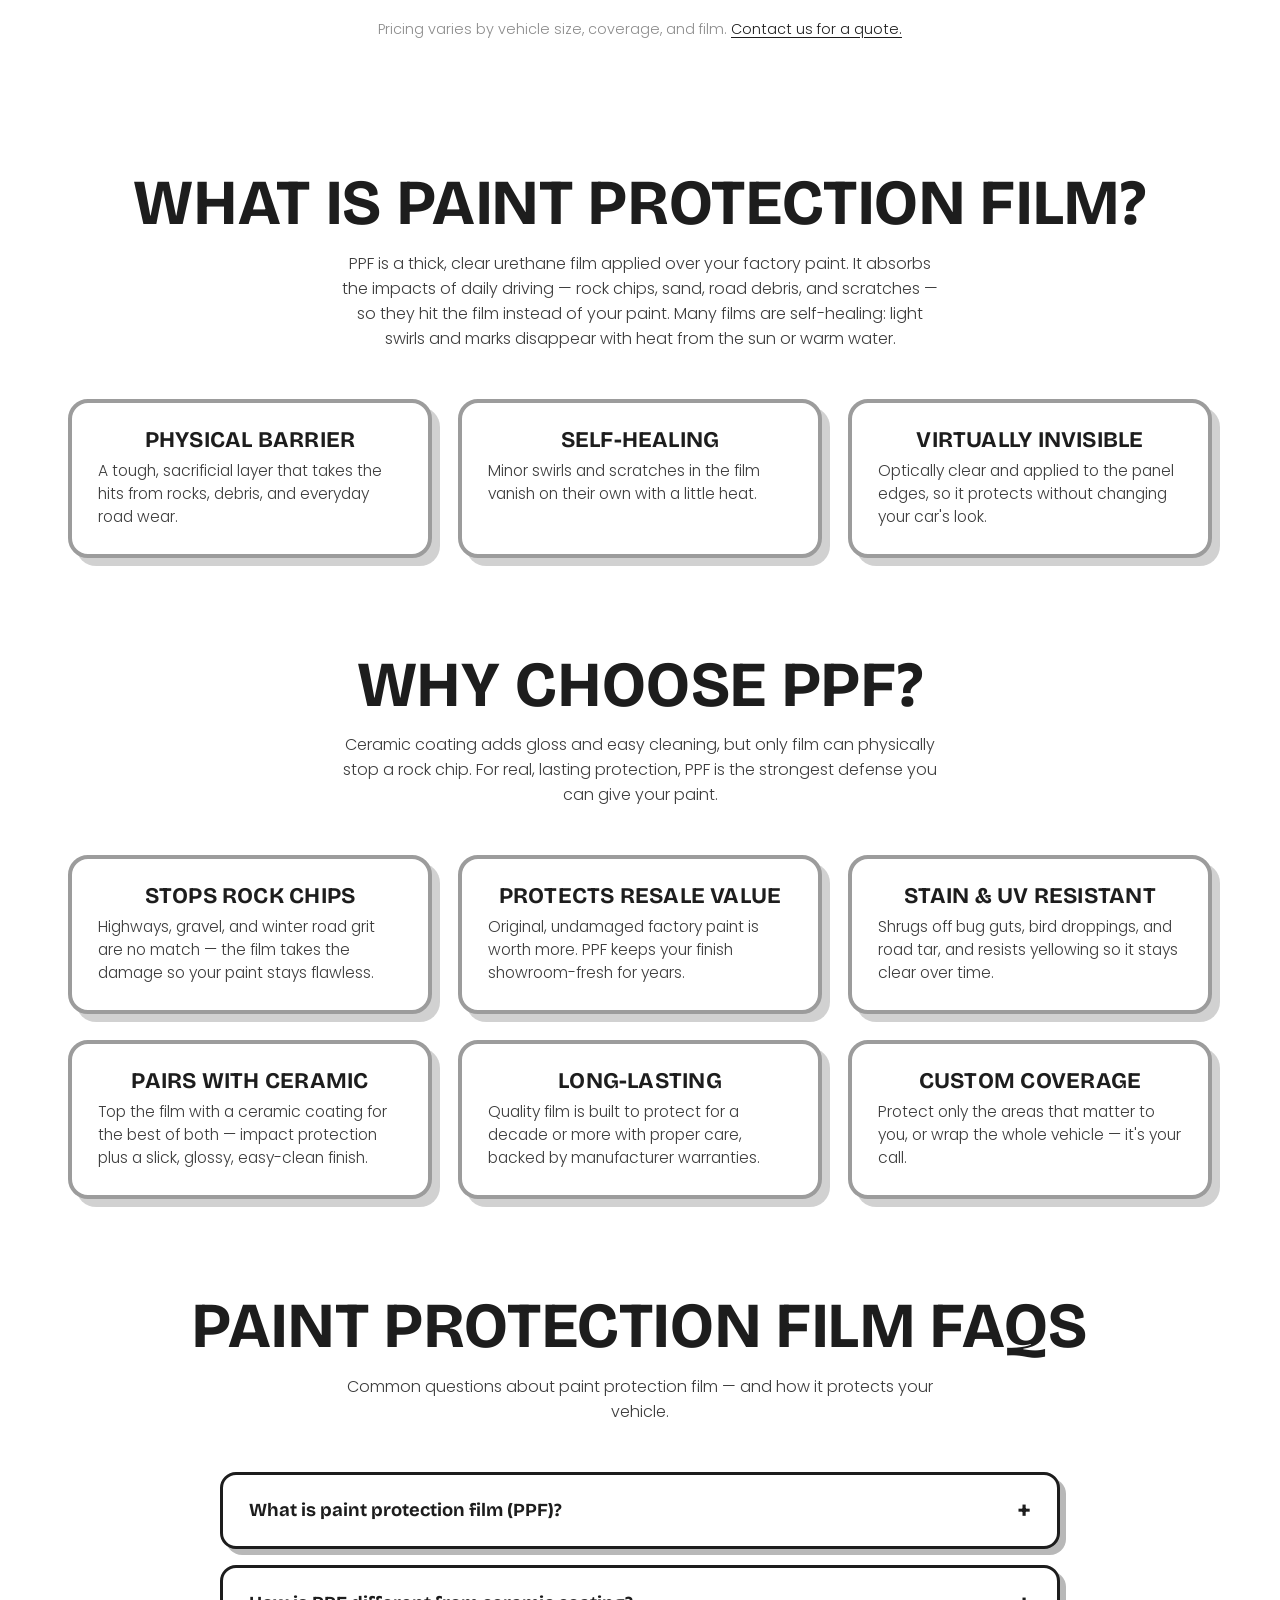
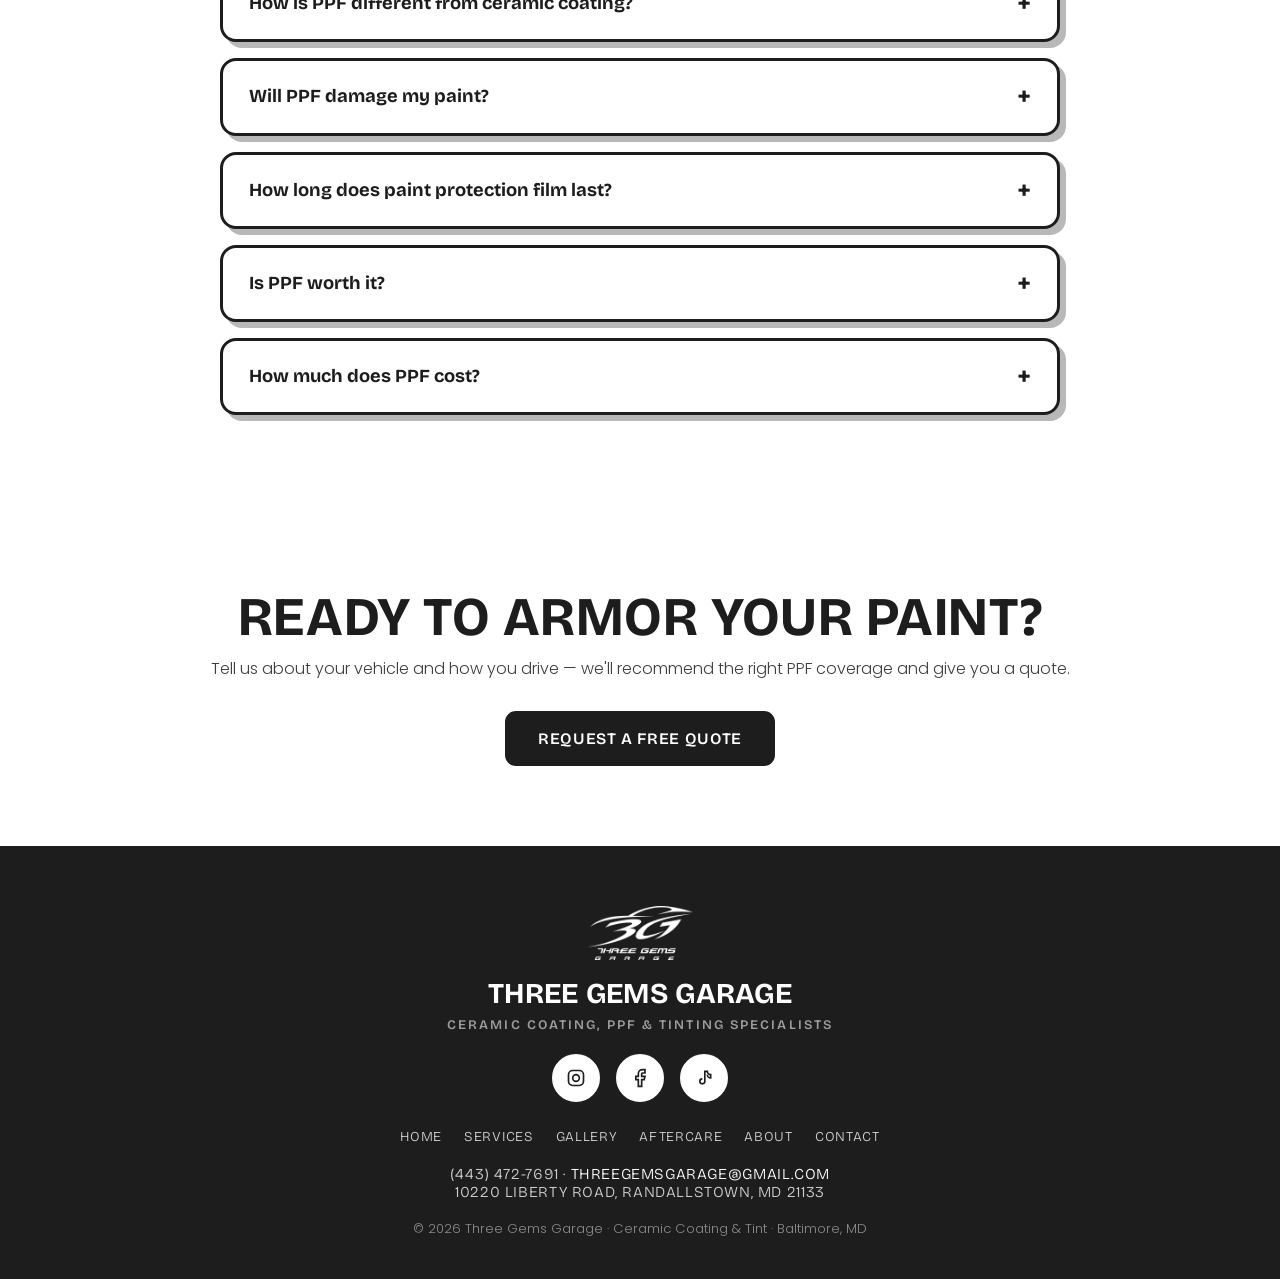
<file: ppf.html>
<!DOCTYPE html>
<html lang="en">
<head>
<!-- Google Tag Manager -->
<script>(function(w,d,s,l,i){w[l]=w[l]||[];w[l].push({'gtm.start':
new Date().getTime(),event:'gtm.js'});var f=d.getElementsByTagName(s)[0],
j=d.createElement(s),dl=l!='dataLayer'?'&l='+l:'';j.async=true;j.src=
'https://www.googletagmanager.com/gtm.js?id='+i+dl;f.parentNode.insertBefore(j,f);
})(window,document,'script','dataLayer','GTM-NJDWP7H4');</script>
<!-- End Google Tag Manager -->
<meta charset="UTF-8">
<meta name="viewport" content="width=device-width, initial-scale=1.0">
<title>Paint Protection Film (PPF) in Baltimore, MD — Three Gems Garage</title>
<meta name="description" content="Paint Protection Film (PPF) at Three Gems Garage — a clear, self-healing urethane film that shields your paint from rock chips, scratches, and stains. Partial front, full front, and full-body coverage. Serving Baltimore, MD.">
<link rel="preconnect" href="https://fonts.googleapis.com">
<link rel="preconnect" href="https://fonts.gstatic.com" crossorigin>
<link href="https://fonts.googleapis.com/css2?family=Bricolage+Grotesque:opsz,wght@12..96,400..800&family=Poppins:wght@400;500;600&display=swap" rel="stylesheet">
<link rel="stylesheet" href="style.css">
<link rel="canonical" href="https://threegemsgarage.com/ppf.html">

<!-- Open Graph / Social -->
<meta property="og:type" content="website">
<meta property="og:site_name" content="Three Gems Garage">
<meta property="og:locale" content="en_US">
<meta property="og:title" content="Paint Protection Film (PPF) in Baltimore, MD — Three Gems Garage">
<meta property="og:description" content="Clear, self-healing Paint Protection Film in Baltimore, MD — shields your paint from rock chips, scratches, and stains. Partial front, full front, and full-body coverage.">
<meta property="og:url" content="https://threegemsgarage.com/ppf.html">
<meta property="og:image" content="https://threegemsgarage.com/charger-after.jpg">
<meta name="twitter:card" content="summary_large_image">
<meta name="twitter:title" content="Paint Protection Film (PPF) in Baltimore, MD — Three Gems Garage">
<meta name="twitter:description" content="Clear, self-healing Paint Protection Film in Baltimore, MD.">
<meta name="twitter:image" content="https://threegemsgarage.com/charger-after.jpg">

<!-- Structured data: Service -->
<script type="application/ld+json">
{
  "@context": "https://schema.org",
  "@type": "Service",
  "serviceType": "Paint Protection Film",
  "name": "Paint Protection Film (PPF)",
  "description": "Clear, self-healing urethane paint protection film that shields your vehicle's paint from rock chips, road debris, scratches, and stains. Available in partial front, full front, and full-body coverage. Pricing varies by vehicle and coverage; contact us for a quote.",
  "url": "https://threegemsgarage.com/ppf.html",
  "provider": {
    "@type": "AutoDetailing",
    "@id": "https://threegemsgarage.com/#business",
    "name": "Three Gems Garage",
    "telephone": "+1-443-472-7691",
    "address": {
      "@type": "PostalAddress",
      "streetAddress": "10220 Liberty Road",
      "addressLocality": "Randallstown",
      "addressRegion": "MD",
      "postalCode": "21133",
      "addressCountry": "US"
    }
  },
  "areaServed": { "@type": "City", "name": "Baltimore" },
  "hasOfferCatalog": {
    "@type": "OfferCatalog",
    "name": "Paint Protection Film Coverage",
    "itemListElement": [
      { "@type": "Offer", "itemOffered": { "@type": "Service", "name": "Partial Front PPF" } },
      { "@type": "Offer", "itemOffered": { "@type": "Service", "name": "Full Front PPF" } },
      { "@type": "Offer", "itemOffered": { "@type": "Service", "name": "Full-Body PPF" } }
    ]
  }
}
</script>
<script type="application/ld+json">
{
  "@context": "https://schema.org",
  "@type": "BreadcrumbList",
  "itemListElement": [
    { "@type": "ListItem", "position": 1, "name": "Home", "item": "https://threegemsgarage.com/" },
    { "@type": "ListItem", "position": 2, "name": "Services", "item": "https://threegemsgarage.com/services.html" },
    { "@type": "ListItem", "position": 3, "name": "Paint Protection Film", "item": "https://threegemsgarage.com/ppf.html" }
  ]
}
</script>
<script type="application/ld+json">
{
  "@context": "https://schema.org",
  "@type": "FAQPage",
  "mainEntity": [
    {
      "@type": "Question",
      "name": "What is paint protection film (PPF)?",
      "acceptedAnswer": {
        "@type": "Answer",
        "text": "Paint protection film is a clear, thick urethane film applied over your vehicle's factory paint. It acts as a sacrificial barrier that absorbs rock chips, scratches, bug acid, and road debris so they hit the film instead of your paint. Many films are self-healing, meaning light swirls and scratches disappear with heat from the sun or warm water."
      }
    },
    {
      "@type": "Question",
      "name": "How is PPF different from ceramic coating?",
      "acceptedAnswer": {
        "@type": "Answer",
        "text": "Ceramic coating is a thin liquid layer that adds gloss, UV protection, and a hydrophobic, easy-clean finish, but it will not stop a rock chip. PPF is a much thicker physical film that actually absorbs impacts. Many owners combine the two: PPF for impact protection, with a ceramic coating on top for shine and easier cleaning."
      }
    },
    {
      "@type": "Question",
      "name": "Will PPF damage my paint?",
      "acceptedAnswer": {
        "@type": "Answer",
        "text": "No. Quality PPF is designed to protect your paint and can be safely removed by a professional without harming the factory finish. By shielding the original paint underneath, it actually helps preserve your vehicle's appearance and resale value."
      }
    },
    {
      "@type": "Question",
      "name": "How long does paint protection film last?",
      "acceptedAnswer": {
        "@type": "Answer",
        "text": "With proper care, quality paint protection film lasts many years. Premium films are backed by manufacturer warranties of up to 10 years against yellowing, cracking, and peeling."
      }
    },
    {
      "@type": "Question",
      "name": "Is PPF worth it?",
      "acceptedAnswer": {
        "@type": "Answer",
        "text": "If you want to keep your paint looking new, PPF is the strongest protection available. It is especially worthwhile on new, leased, exotic, or long-term-keep vehicles, and for anyone who does a lot of highway driving. It is the only option that physically prevents rock chips and deep scratches, and it helps protect resale value."
      }
    },
    {
      "@type": "Question",
      "name": "How much does PPF cost?",
      "acceptedAnswer": {
        "@type": "Answer",
        "text": "Pricing depends on your vehicle and how much coverage you want, from a partial front to a full-body wrap. Contact Three Gems Garage with your vehicle details and we will put together a custom quote."
      }
    }
  ]
}
</script>
</head>
<body>
<!-- Google Tag Manager (noscript) -->
<noscript><iframe src="https://www.googletagmanager.com/ns.html?id=GTM-NJDWP7H4"
height="0" width="0" style="display:none;visibility:hidden"></iframe></noscript>
<!-- End Google Tag Manager (noscript) -->

<div class="announce" id="announce">
  Now offering Paint Protection Film! ◆ <a href="ppf.html">Learn more</a>
  <span class="x" onclick="document.getElementById('announce').style.display='none'">✕</span>
</div>

<header>
  <a href="index.html" class="brand">
    <img class="brand-logo" src="logo.png" alt="Three Gems Garage — Ceramic Coating &amp; Tint Co.">
  </a>
  <nav class="desktop">
    <a href="index.html">Home</a>
    <div class="nav-drop">
      <a href="services.html" class="drop-t active">Services ▾</a>
      <div class="drop-menu">
        <a href="ceramic-coating.html">Ceramic Coating</a>
        <a href="ppf.html">Paint Protection Film</a>
        <a href="tint.html">Window Tint</a>
        <a href="detailing.html">Detailing</a>
      </div>
    </div>
    <a href="gallery.html">Gallery</a>
    <a href="aftercare.html">Aftercare</a>
    <a href="about.html">About</a>
    <a href="contact.html">Contact</a>
  </nav>
  <div class="head-cta">
    <a href="contact.html" class="btn btn-light">Free Quote</a>
    <button class="hamburger" id="hamburger" aria-label="Open menu"><span></span><span></span><span></span></button>
  </div>
</header>

<div class="mobile-menu" id="mobileMenu">
  <button class="mm-close" id="mmClose" aria-label="Close menu">✕</button>
  <a href="index.html">Home</a>
  <a href="services.html">Services</a>
  <div class="mm-subs">
    <a href="ceramic-coating.html" class="mm-sub">Ceramic Coating</a>
    <a href="ppf.html" class="mm-sub">Paint Protection Film</a>
    <a href="tint.html" class="mm-sub">Window Tint</a>
    <a href="detailing.html" class="mm-sub">Detailing</a>
  </div>
  <a href="gallery.html">Gallery</a>
  <a href="aftercare.html">Aftercare</a>
  <a href="about.html">About</a>
  <a href="contact.html">Contact</a>
  <a href="contact.html" class="btn btn-light" style="display:inline-block">Free Quote</a>
</div>

<section class="page-hero">
  <div class="kicker">The Ultimate Paint Defense</div>
  <h1>Paint Protection Film (PPF)</h1>
  <svg class="squiggle light" viewBox="0 0 292 18" style="width:240px"><path d="M2,9 C10,2 18,2 26,9 C34,16 42,16 50,9 C58,2 66,2 74,9 C82,16 90,16 98,9 C106,2 114,2 122,9 C130,16 138,16 146,9 C154,2 162,2 170,9 C178,16 186,16 194,9 C202,2 210,2 218,9 C226,16 234,16 242,9 C250,2 258,2 266,9 C274,16 282,16 290,9"/></svg>
  <p>A clear, self-healing armor for your paint. PPF takes the rock chips, scratches, and road rash so your finish doesn't have to — invisible protection that keeps your car looking new.</p>
</section>

<div class="divider"><svg viewBox="0 0 1440 64" preserveAspectRatio="none"><path class="line" d="M0,34 C320,66 640,8 960,30 C1180,45 1320,50 1440,40"/><path d="M0,34 C320,66 640,8 960,30 C1180,45 1320,50 1440,40 L1440,64 L0,64 Z" fill="#ffffff"/></svg></div>

<section class="block cream" id="packages">
  <div class="wrap">
    <div class="sec-head">
      <h2>PPF Coverage Options</h2>
      <svg class="squiggle light" viewBox="0 0 292 18" style="width:240px"><path d="M2,9 C10,2 18,2 26,9 C34,16 42,16 50,9 C58,2 66,2 74,9 C82,16 90,16 98,9 C106,2 114,2 122,9 C130,16 138,16 146,9 C154,2 162,2 170,9 C178,16 186,16 194,9 C202,2 210,2 218,9 C226,16 234,16 242,9 C250,2 258,2 266,9 C274,16 282,16 290,9"/></svg>
      <p>Protect just the high-impact areas or wrap the whole car — coverage is tailored to your vehicle and how you drive.</p>
    </div>
    <div class="cards">
      <div class="card">
        <h3>Partial Front</h3>
        <p class="sub">High-Impact Zones</p>
        <p class="cdesc">The essentials that take the most abuse on the highway.</p>
        <ul>
          <li>Front bumper</li>
          <li>Partial hood &amp; front fenders (leading edge)</li>
          <li>Side mirrors</li>
          <li>Guards against most rock chips and road debris</li>
        </ul>
        <!-- Add Partial Front PPF pricing here when finalized -->
        <div class="quote-note">Contact us to discuss your specific vehicle and the right PPF finish.</div>
        <a href="contact.html" class="btn btn-solid">Get a Quote</a>
        <a href="tel:+14434727691" class="card-call">or call (443) 472-7691</a>
      </div>
      <div class="card">
        <h3>Full Front</h3>
        <p class="sub">Most Popular</p>
        <p class="cdesc">Edge-to-edge protection for the entire front end.</p>
        <ul>
          <li>Full hood &amp; full front fenders</li>
          <li>Front bumper</li>
          <li>Side mirrors</li>
          <li>Headlights</li>
          <li>Seamless coverage with no chip line across the hood</li>
        </ul>
        <!-- Add Full Front PPF pricing here when finalized -->
        <div class="quote-note">Contact us to discuss your specific vehicle and the right PPF finish.</div>
        <a href="contact.html" class="btn btn-solid">Get a Quote</a>
        <a href="tel:+14434727691" class="card-call">or call (443) 472-7691</a>
      </div>
      <div class="card">
        <h3>Full Body</h3>
        <p class="sub">Total Coverage</p>
        <p class="cdesc">Every painted panel wrapped for complete peace of mind.</p>
        <ul>
          <li>All painted exterior panels</li>
          <li>Maximum protection against chips, scratches &amp; stains</li>
          <li>Ideal for new, exotic &amp; long-term-keep vehicles</li>
          <li>Custom coverage options available</li>
        </ul>
        <!-- Add Full Body PPF pricing here when finalized -->
        <div class="quote-note">Contact us to discuss your specific vehicle and the right PPF finish.</div>
        <a href="contact.html" class="btn btn-solid">Get a Quote</a>
        <a href="tel:+14434727691" class="card-call">or call (443) 472-7691</a>
      </div>
    </div>
    <p class="disclaim">Pricing varies by vehicle size, coverage, and film. <a href="contact.html" style="color:var(--ink);text-decoration:underline;text-underline-offset:3px">Contact us for a quote.</a></p>
  </div>
</section>

<section class="block cream" style="padding-top:36px">
  <div class="wrap">
    <div class="sec-head">
      <h2>What Is Paint Protection Film?</h2>
      <svg class="squiggle" viewBox="0 0 292 18" style="width:230px"><path d="M2,9 C10,2 18,2 26,9 C34,16 42,16 50,9 C58,2 66,2 74,9 C82,16 90,16 98,9 C106,2 114,2 122,9 C130,16 138,16 146,9 C154,2 162,2 170,9 C178,16 186,16 194,9 C202,2 210,2 218,9 C226,16 234,16 242,9 C250,2 258,2 266,9 C274,16 282,16 290,9"/></svg>
      <p>PPF is a thick, clear urethane film applied over your factory paint. It absorbs the impacts of daily driving — rock chips, sand, road debris, and scratches — so they hit the film instead of your paint. Many films are self-healing: light swirls and marks disappear with heat from the sun or warm water.</p>
    </div>
    <div class="features">
      <div class="feature"><h3>Physical Barrier</h3><p>A tough, sacrificial layer that takes the hits from rocks, debris, and everyday road wear.</p></div>
      <div class="feature"><h3>Self-Healing</h3><p>Minor swirls and scratches in the film vanish on their own with a little heat.</p></div>
      <div class="feature"><h3>Virtually Invisible</h3><p>Optically clear and applied to the panel edges, so it protects without changing your car's look.</p></div>
    </div>
  </div>
</section>

<section class="block cream" style="padding-top:0">
  <div class="wrap">
    <div class="sec-head">
      <h2>Why Choose PPF?</h2>
      <svg class="squiggle" viewBox="0 0 292 18" style="width:230px"><path d="M2,9 C10,2 18,2 26,9 C34,16 42,16 50,9 C58,2 66,2 74,9 C82,16 90,16 98,9 C106,2 114,2 122,9 C130,16 138,16 146,9 C154,2 162,2 170,9 C178,16 186,16 194,9 C202,2 210,2 218,9 C226,16 234,16 242,9 C250,2 258,2 266,9 C274,16 282,16 290,9"/></svg>
      <p>Ceramic coating adds gloss and easy cleaning, but only film can physically stop a rock chip. For real, lasting protection, PPF is the strongest defense you can give your paint.</p>
    </div>
    <div class="features">
      <div class="feature"><h3>Stops Rock Chips</h3><p>Highways, gravel, and winter road grit are no match — the film takes the damage so your paint stays flawless.</p></div>
      <div class="feature"><h3>Protects Resale Value</h3><p>Original, undamaged factory paint is worth more. PPF keeps your finish showroom-fresh for years.</p></div>
      <div class="feature"><h3>Stain &amp; UV Resistant</h3><p>Shrugs off bug guts, bird droppings, and road tar, and resists yellowing so it stays clear over time.</p></div>
      <div class="feature"><h3>Pairs With Ceramic</h3><p>Top the film with a ceramic coating for the best of both — impact protection plus a slick, glossy, easy-clean finish.</p></div>
      <div class="feature"><h3>Long-Lasting</h3><p>Quality film is built to protect for a decade or more with proper care, backed by manufacturer warranties.</p></div>
      <div class="feature"><h3>Custom Coverage</h3><p>Protect only the areas that matter to you, or wrap the whole vehicle — it's your call.</p></div>
    </div>
  </div>
</section>

<section class="block cream" style="padding-top:0">
  <div class="wrap">
    <div class="sec-head">
      <h2>Paint Protection Film FAQs</h2>
      <svg class="squiggle" viewBox="0 0 292 18" style="width:230px"><path d="M2,9 C10,2 18,2 26,9 C34,16 42,16 50,9 C58,2 66,2 74,9 C82,16 90,16 98,9 C106,2 114,2 122,9 C130,16 138,16 146,9 C154,2 162,2 170,9 C178,16 186,16 194,9 C202,2 210,2 218,9 C226,16 234,16 242,9 C250,2 258,2 266,9 C274,16 282,16 290,9"/></svg>
      <p>Common questions about paint protection film — and how it protects your vehicle.</p>
    </div>
    <div class="faq">
      <details class="faq-item">
        <summary>What is paint protection film (PPF)?</summary>
        <p class="fa">Paint protection film is a clear, thick urethane film applied over your vehicle's factory paint. It acts as a sacrificial barrier that absorbs rock chips, scratches, bug acid, and road debris so they hit the film instead of your paint. Many films are self-healing, meaning light swirls and scratches disappear with heat from the sun or warm water.</p>
      </details>
      <details class="faq-item">
        <summary>How is PPF different from ceramic coating?</summary>
        <p class="fa">Ceramic coating is a thin liquid layer that adds gloss, UV protection, and a hydrophobic, easy-clean finish — but it won't stop a rock chip. PPF is a much thicker physical film that actually absorbs impacts. Many owners combine the two: PPF for impact protection, with a ceramic coating on top for shine and easier cleaning.</p>
      </details>
      <details class="faq-item">
        <summary>Will PPF damage my paint?</summary>
        <p class="fa">No. Quality PPF is designed to protect your paint and can be safely removed by a professional without harming the factory finish. By shielding the original paint underneath, it actually helps preserve your vehicle's appearance and resale value.</p>
      </details>
      <details class="faq-item">
        <summary>How long does paint protection film last?</summary>
        <p class="fa">With proper care, quality paint protection film lasts many years. Premium films are backed by manufacturer warranties of up to 10 years against yellowing, cracking, and peeling.</p>
      </details>
      <details class="faq-item">
        <summary>Is PPF worth it?</summary>
        <p class="fa">If you want to keep your paint looking new, PPF is the strongest protection available. It's especially worthwhile on new, leased, exotic, or long-term-keep vehicles, and for anyone who does a lot of highway driving. It's the only option that physically prevents rock chips and deep scratches, and it helps protect resale value.</p>
      </details>
      <details class="faq-item">
        <summary>How much does PPF cost?</summary>
        <p class="fa">Pricing depends on your vehicle and how much coverage you want — from a partial front to a full-body wrap. Contact us with your vehicle details and we'll put together a custom quote.</p>
      </details>
    </div>
  </div>
</section>

<div class="cta-band">
  <svg class="squiggle" viewBox="0 0 292 18" style="width:220px"><path d="M2,9 C10,2 18,2 26,9 C34,16 42,16 50,9 C58,2 66,2 74,9 C82,16 90,16 98,9 C106,2 114,2 122,9 C130,16 138,16 146,9 C154,2 162,2 170,9 C178,16 186,16 194,9 C202,2 210,2 218,9 C226,16 234,16 242,9 C250,2 258,2 266,9 C274,16 282,16 290,9"/></svg>
  <h2>Ready to armor your paint?</h2>
  <p>Tell us about your vehicle and how you drive — we'll recommend the right PPF coverage and give you a quote.</p>
  <a href="contact.html" class="btn btn-solid">Request a Free Quote</a>
</div>

<footer id="footer">
  <img class="foot-logo" src="logo.png" alt="Three Gems Garage">
  <svg class="squiggle" viewBox="0 0 292 18"><path d="M2,9 C10,2 18,2 26,9 C34,16 42,16 50,9 C58,2 66,2 74,9 C82,16 90,16 98,9 C106,2 114,2 122,9 C130,16 138,16 146,9 C154,2 162,2 170,9 C178,16 186,16 194,9 C202,2 210,2 218,9 C226,16 234,16 242,9 C250,2 258,2 266,9 C274,16 282,16 290,9"/></svg>
  <h3>Three Gems Garage<span class="foot-tag">Ceramic Coating, PPF &amp; Tinting Specialists</span></h3>
  <div class="socials">
    <a href="https://www.instagram.com/threegemsgarage/" target="_blank" rel="noopener" aria-label="Instagram"><svg viewBox="0 0 24 24" stroke-width="2"><rect x="3" y="3" width="18" height="18" rx="5"/><circle cx="12" cy="12" r="4"/><circle cx="17.5" cy="6.5" r="1" fill="currentColor" stroke="none"/></svg></a>
    <a href="https://www.facebook.com/profile.php?id=61590265425292" target="_blank" rel="noopener" aria-label="Facebook"><svg viewBox="0 0 24 24" stroke-width="2"><path d="M18 2h-3a5 5 0 0 0-5 5v3H7v4h3v8h4v-8h3l1-4h-4V7a1 1 0 0 1 1-1h3z"/></svg></a>
    <a href="https://www.tiktok.com/@threegemsgarage" target="_blank" rel="noopener" aria-label="TikTok"><svg viewBox="0 0 24 24" stroke-width="2"><path d="M16 8a4 4 0 0 0 4 4V8a4 4 0 0 1-4-4h-3v12a3 3 0 1 1-3-3"/></svg></a>
  </div>
  <div class="foot-nav">
    <a href="index.html">Home</a><a href="services.html">Services</a><a href="gallery.html">Gallery</a><a href="aftercare.html">Aftercare</a><a href="about.html">About</a><a href="contact.html">Contact</a>
  </div>
  <p class="foot-info">(443) 472-7691 · <a href="mailto:threegemsgarage@gmail.com">threegemsgarage@gmail.com</a><br>10220 Liberty Road, Randallstown, MD 21133</p>
  <p class="foot-copy">© <span id="year"></span> Three Gems Garage · Ceramic Coating &amp; Tint · Baltimore, MD</p>
</footer>

<script>
  document.getElementById('hamburger').addEventListener('click',()=>document.getElementById('mobileMenu').classList.toggle('open'));
  document.getElementById('mmClose').addEventListener('click',()=>document.getElementById('mobileMenu').classList.remove('open'));
  document.querySelectorAll('.mobile-menu a').forEach(a=>a.addEventListener('click',()=>document.getElementById('mobileMenu').classList.remove('open')));
  document.getElementById('year').textContent=new Date().getFullYear();
</script>
</body>
</html>
</file>
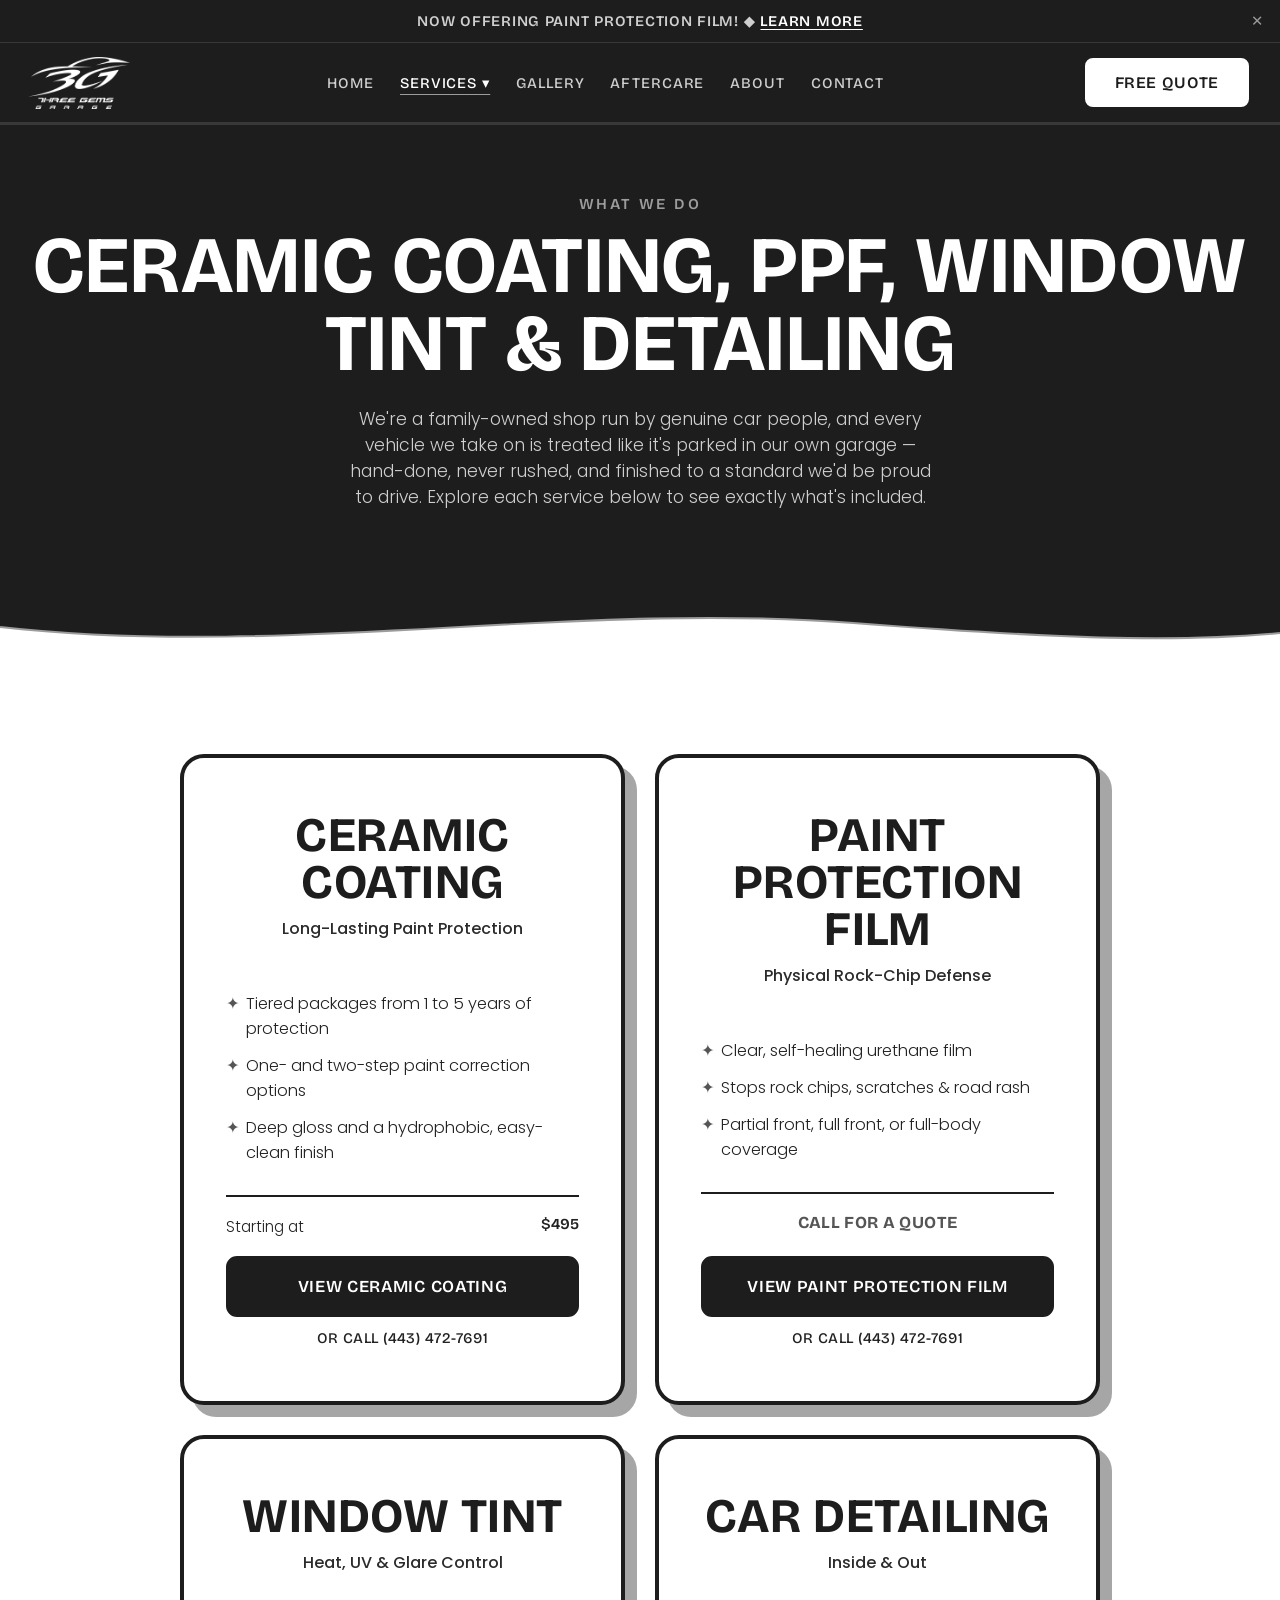
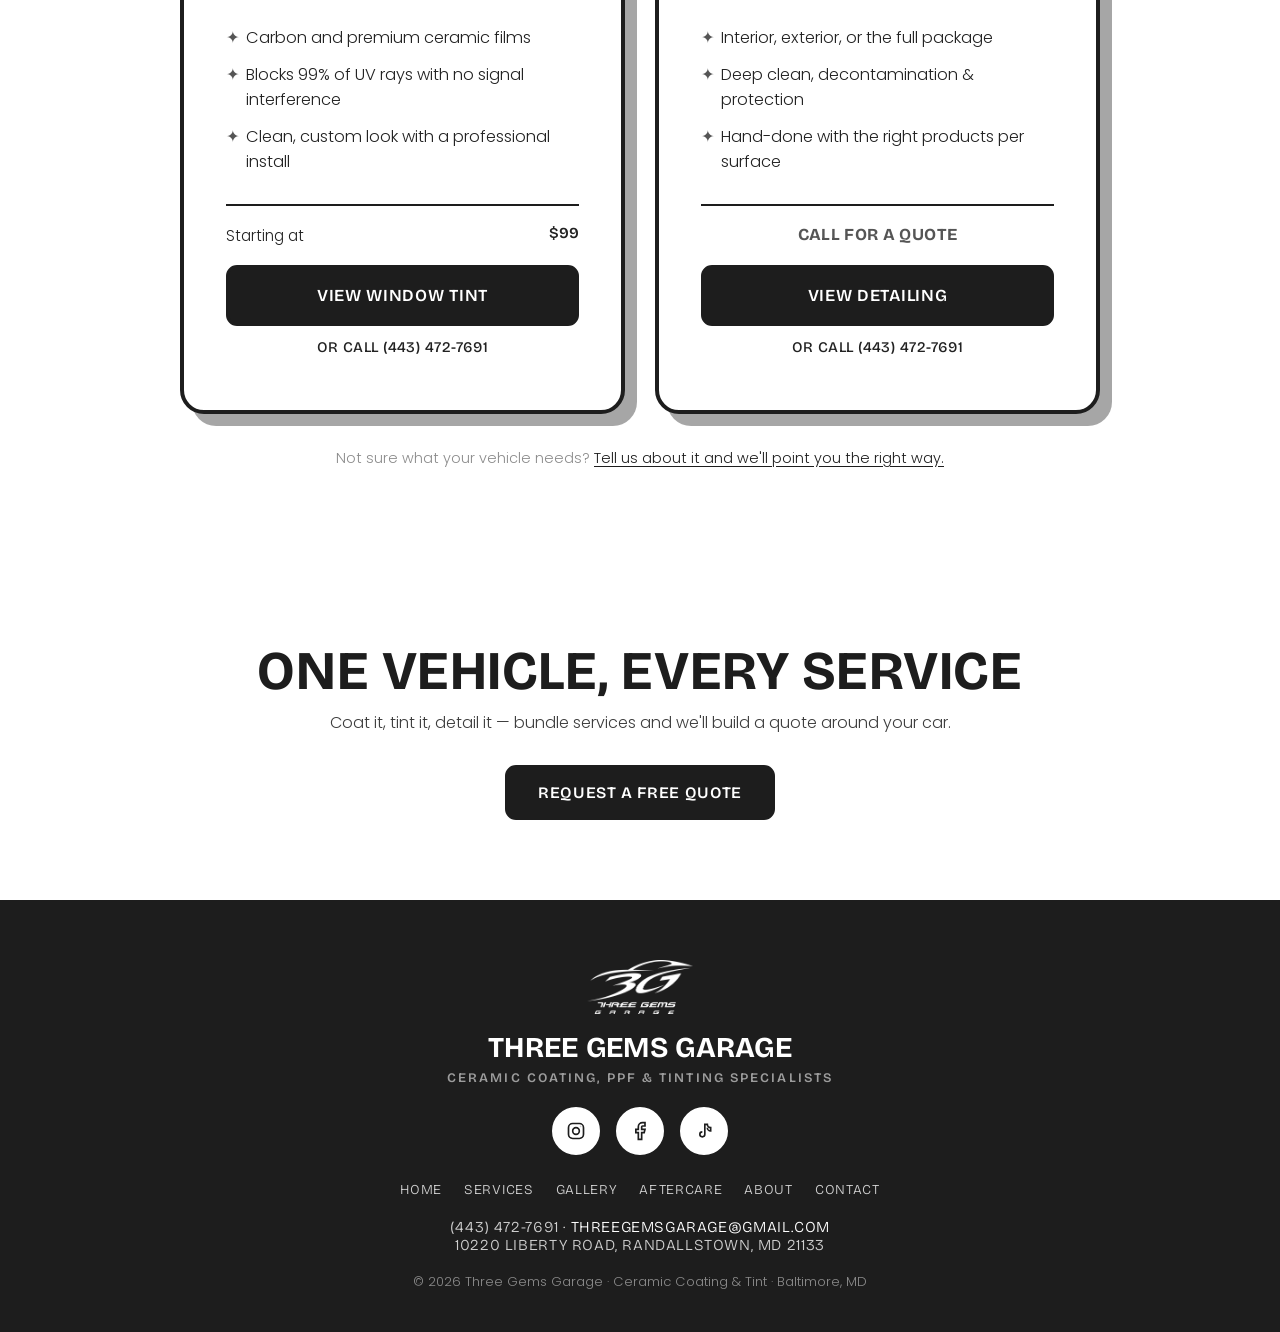
<file: services.html>
<!DOCTYPE html>
<html lang="en">
<head>
<!-- Google Tag Manager -->
<script>(function(w,d,s,l,i){w[l]=w[l]||[];w[l].push({'gtm.start':
new Date().getTime(),event:'gtm.js'});var f=d.getElementsByTagName(s)[0],
j=d.createElement(s),dl=l!='dataLayer'?'&l='+l:'';j.async=true;j.src=
'https://www.googletagmanager.com/gtm.js?id='+i+dl;f.parentNode.insertBefore(j,f);
})(window,document,'script','dataLayer','GTM-NJDWP7H4');</script>
<!-- End Google Tag Manager -->
<meta charset="UTF-8">
<meta name="viewport" content="width=device-width, initial-scale=1.0">
<title>Ceramic Coating, PPF, Tint &amp; Detailing in Baltimore — Three Gems Garage</title>
<meta name="description" content="Three Gems Garage services in Baltimore, MD: ceramic coating, paint protection film, carbon &amp; ceramic window tint, and interior/exterior car detailing. Built on Family. Driven by Excellence.">
<link rel="preconnect" href="https://fonts.googleapis.com">
<link rel="preconnect" href="https://fonts.gstatic.com" crossorigin>
<link href="https://fonts.googleapis.com/css2?family=Bricolage+Grotesque:opsz,wght@12..96,400..800&family=Poppins:wght@400;500;600&display=swap" rel="stylesheet">
<link rel="stylesheet" href="style.css">
<link rel="canonical" href="https://threegemsgarage.com/services.html">

<!-- Open Graph / Social -->
<meta property="og:type" content="website">
<meta property="og:site_name" content="Three Gems Garage">
<meta property="og:locale" content="en_US">
<meta property="og:title" content="Ceramic Coating, PPF, Tint & Detailing in Baltimore — Three Gems Garage">
<meta property="og:description" content="Ceramic coating, paint protection film, carbon & ceramic window tint, and interior/exterior car detailing in Baltimore, MD. Built on Family. Driven by Excellence.">
<meta property="og:url" content="https://threegemsgarage.com/services.html">
<meta property="og:image" content="https://threegemsgarage.com/hero.jpg">
<meta name="twitter:card" content="summary_large_image">
<meta name="twitter:title" content="Ceramic Coating, PPF, Tint & Detailing in Baltimore — Three Gems Garage">
<meta name="twitter:description" content="Ceramic coating, paint protection film, window tint, and car detailing in Baltimore, MD.">
<meta name="twitter:image" content="https://threegemsgarage.com/hero.jpg">

<!-- Structured data: Local Business -->
<script type="application/ld+json">
{
  "@context": "https://schema.org",
  "@type": "AutoDetailing",
  "@id": "https://threegemsgarage.com/#business",
  "name": "Three Gems Garage",
  "slogan": "Built on Family. Driven by Excellence.",
  "description": "Family-owned ceramic coating, paint protection film, window tint, and full-service auto detailing studio in Randallstown, MD, serving Baltimore and surrounding areas.",
  "url": "https://threegemsgarage.com/",
  "telephone": "+1-443-472-7691",
  "email": "threegemsgarage@gmail.com",
  "image": "https://threegemsgarage.com/hero.jpg",
  "logo": "https://threegemsgarage.com/logo.png",
  "priceRange": "$$",
  "address": {
    "@type": "PostalAddress",
    "streetAddress": "10220 Liberty Road",
    "addressLocality": "Randallstown",
    "addressRegion": "MD",
    "postalCode": "21133",
    "addressCountry": "US"
  },
  "geo": { "@type": "GeoCoordinates", "latitude": 39.3668, "longitude": -76.7930 },
  "openingHoursSpecification": [
    { "@type": "OpeningHoursSpecification", "dayOfWeek": ["Monday","Tuesday","Wednesday","Thursday","Friday"], "opens": "09:00", "closes": "18:00" },
    { "@type": "OpeningHoursSpecification", "dayOfWeek": ["Saturday","Sunday"], "opens": "10:00", "closes": "16:00" }
  ],
  "sameAs": [
    "https://www.instagram.com/threegemsgarage/",
    "https://www.facebook.com/profile.php?id=61590265425292",
    "https://www.tiktok.com/@threegemsgarage"
  ],
  "makesOffer": [
    { "@type": "Offer", "itemOffered": { "@type": "Service", "name": "Ceramic Coating", "url": "https://threegemsgarage.com/ceramic-coating.html" } },
    { "@type": "Offer", "itemOffered": { "@type": "Service", "name": "Paint Protection Film", "url": "https://threegemsgarage.com/ppf.html" } },
    { "@type": "Offer", "itemOffered": { "@type": "Service", "name": "Window Tint", "url": "https://threegemsgarage.com/tint.html" } },
    { "@type": "Offer", "itemOffered": { "@type": "Service", "name": "Car Detailing", "url": "https://threegemsgarage.com/detailing.html" } }
  ]
}
</script>
<script type="application/ld+json">
{
  "@context": "https://schema.org",
  "@type": "BreadcrumbList",
  "itemListElement": [
    { "@type": "ListItem", "position": 1, "name": "Home", "item": "https://threegemsgarage.com/" },
    { "@type": "ListItem", "position": 2, "name": "Services", "item": "https://threegemsgarage.com/services.html" }
  ]
}
</script>
</head>
<body>
<!-- Google Tag Manager (noscript) -->
<noscript><iframe src="https://www.googletagmanager.com/ns.html?id=GTM-NJDWP7H4"
height="0" width="0" style="display:none;visibility:hidden"></iframe></noscript>
<!-- End Google Tag Manager (noscript) -->

<div class="announce" id="announce">
  Now offering Paint Protection Film! ◆ <a href="ppf.html">Learn more</a>
  <span class="x" onclick="document.getElementById('announce').style.display='none'">✕</span>
</div>

<header>
  <a href="index.html" class="brand">
    <img class="brand-logo" src="logo.png" alt="Three Gems Garage — Ceramic Coating &amp; Tint Co.">
  </a>
  <nav class="desktop">
    <a href="index.html">Home</a>
    <div class="nav-drop">
      <a href="services.html" class="drop-t active">Services ▾</a>
      <div class="drop-menu">
        <a href="ceramic-coating.html">Ceramic Coating</a>
        <a href="ppf.html">Paint Protection Film</a>
        <a href="tint.html">Window Tint</a>
        <a href="detailing.html">Detailing</a>
      </div>
    </div>
    <a href="gallery.html">Gallery</a>
    <a href="aftercare.html">Aftercare</a>
    <a href="about.html">About</a>
    <a href="contact.html">Contact</a>
  </nav>
  <div class="head-cta">
    <a href="contact.html" class="btn btn-light">Free Quote</a>
    <button class="hamburger" id="hamburger" aria-label="Open menu"><span></span><span></span><span></span></button>
  </div>
</header>

<div class="mobile-menu" id="mobileMenu">
  <button class="mm-close" id="mmClose" aria-label="Close menu">✕</button>
  <a href="index.html">Home</a>
  <a href="services.html">Services</a>
  <div class="mm-subs">
    <a href="ceramic-coating.html" class="mm-sub">Ceramic Coating</a>
    <a href="ppf.html" class="mm-sub">Paint Protection Film</a>
    <a href="tint.html" class="mm-sub">Window Tint</a>
    <a href="detailing.html" class="mm-sub">Detailing</a>
  </div>
  <a href="gallery.html">Gallery</a>
  <a href="aftercare.html">Aftercare</a>
  <a href="about.html">About</a>
  <a href="contact.html">Contact</a>
  <a href="contact.html" class="btn btn-light" style="display:inline-block">Free Quote</a>
</div>

<section class="page-hero">
  <div class="kicker">What We Do</div>
  <h1>Ceramic Coating, PPF, Window Tint &amp; Detailing</h1>
  <svg class="squiggle light" viewBox="0 0 292 18" style="width:240px"><path d="M2,9 C10,2 18,2 26,9 C34,16 42,16 50,9 C58,2 66,2 74,9 C82,16 90,16 98,9 C106,2 114,2 122,9 C130,16 138,16 146,9 C154,2 162,2 170,9 C178,16 186,16 194,9 C202,2 210,2 218,9 C226,16 234,16 242,9 C250,2 258,2 266,9 C274,16 282,16 290,9"/></svg>
  <p>We're a family-owned shop run by genuine car people, and every vehicle we take on is treated like it's parked in our own garage — hand-done, never rushed, and finished to a standard we'd be proud to drive. Explore each service below to see exactly what's included.</p>
</section>

<div class="divider"><svg viewBox="0 0 1440 64" preserveAspectRatio="none"><path class="line" d="M0,34 C320,66 640,8 960,30 C1180,45 1320,50 1440,40"/><path d="M0,34 C320,66 640,8 960,30 C1180,45 1320,50 1440,40 L1440,64 L0,64 Z" fill="#ffffff"/></svg></div>

<section class="block cream">
  <div class="wrap">
    <div class="cards cards-4">
      <div class="card">
        <h3>Ceramic Coating</h3>
        <p class="sub">Long-Lasting Paint Protection</p>
        <ul>
          <li>Tiered packages from 1 to 5 years of protection</li>
          <li>One- and two-step paint correction options</li>
          <li>Deep gloss and a hydrophobic, easy-clean finish</li>
        </ul>
        <div class="ptiers">
          <div class="pr"><span>Starting at</span><strong>$495</strong></div>
        </div>
        <a href="ceramic-coating.html" class="btn btn-solid">View Ceramic Coating</a>
        <a href="tel:+14434727691" class="card-call">or call (443) 472-7691</a>
      </div>
      <div class="card">
        <h3>Paint Protection Film</h3>
        <p class="sub">Physical Rock-Chip Defense</p>
        <ul>
          <li>Clear, self-healing urethane film</li>
          <li>Stops rock chips, scratches &amp; road rash</li>
          <li>Partial front, full front, or full-body coverage</li>
        </ul>
        <div class="pricing-soon">Call for a quote</div>
        <a href="ppf.html" class="btn btn-solid">View Paint Protection Film</a>
        <a href="tel:+14434727691" class="card-call">or call (443) 472-7691</a>
      </div>
      <div class="card">
        <h3>Window Tint</h3>
        <p class="sub">Heat, UV &amp; Glare Control</p>
        <ul>
          <li>Carbon and premium ceramic films</li>
          <li>Blocks 99% of UV rays with no signal interference</li>
          <li>Clean, custom look with a professional install</li>
        </ul>
        <div class="ptiers">
          <div class="pr"><span>Starting at</span><strong>$99</strong></div>
        </div>
        <a href="tint.html" class="btn btn-solid">View Window Tint</a>
        <a href="tel:+14434727691" class="card-call">or call (443) 472-7691</a>
      </div>
      <div class="card">
        <h3>Car Detailing</h3>
        <p class="sub">Inside &amp; Out</p>
        <ul>
          <li>Interior, exterior, or the full package</li>
          <li>Deep clean, decontamination &amp; protection</li>
          <li>Hand-done with the right products per surface</li>
        </ul>
        <div class="pricing-soon">Call for a quote</div>
        <a href="detailing.html" class="btn btn-solid">View Detailing</a>
        <a href="tel:+14434727691" class="card-call">or call (443) 472-7691</a>
      </div>
    </div>
    <p class="disclaim">Not sure what your vehicle needs? <a href="contact.html" style="color:var(--ink);text-decoration:underline;text-underline-offset:3px">Tell us about it and we'll point you the right way.</a></p>
  </div>
</section>

<div class="cta-band">
  <svg class="squiggle" viewBox="0 0 292 18" style="width:220px"><path d="M2,9 C10,2 18,2 26,9 C34,16 42,16 50,9 C58,2 66,2 74,9 C82,16 90,16 98,9 C106,2 114,2 122,9 C130,16 138,16 146,9 C154,2 162,2 170,9 C178,16 186,16 194,9 C202,2 210,2 218,9 C226,16 234,16 242,9 C250,2 258,2 266,9 C274,16 282,16 290,9"/></svg>
  <h2>One vehicle, every service</h2>
  <p>Coat it, tint it, detail it — bundle services and we'll build a quote around your car.</p>
  <a href="contact.html" class="btn btn-solid">Request a Free Quote</a>
</div>

<footer id="footer">
  <img class="foot-logo" src="logo.png" alt="Three Gems Garage">
  <svg class="squiggle" viewBox="0 0 292 18"><path d="M2,9 C10,2 18,2 26,9 C34,16 42,16 50,9 C58,2 66,2 74,9 C82,16 90,16 98,9 C106,2 114,2 122,9 C130,16 138,16 146,9 C154,2 162,2 170,9 C178,16 186,16 194,9 C202,2 210,2 218,9 C226,16 234,16 242,9 C250,2 258,2 266,9 C274,16 282,16 290,9"/></svg>
  <h3>Three Gems Garage<span class="foot-tag">Ceramic Coating, PPF &amp; Tinting Specialists</span></h3>
  <div class="socials">
    <a href="https://www.instagram.com/threegemsgarage/" target="_blank" rel="noopener" aria-label="Instagram"><svg viewBox="0 0 24 24" stroke-width="2"><rect x="3" y="3" width="18" height="18" rx="5"/><circle cx="12" cy="12" r="4"/><circle cx="17.5" cy="6.5" r="1" fill="currentColor" stroke="none"/></svg></a>
    <a href="https://www.facebook.com/profile.php?id=61590265425292" target="_blank" rel="noopener" aria-label="Facebook"><svg viewBox="0 0 24 24" stroke-width="2"><path d="M18 2h-3a5 5 0 0 0-5 5v3H7v4h3v8h4v-8h3l1-4h-4V7a1 1 0 0 1 1-1h3z"/></svg></a>
    <a href="https://www.tiktok.com/@threegemsgarage" target="_blank" rel="noopener" aria-label="TikTok"><svg viewBox="0 0 24 24" stroke-width="2"><path d="M16 8a4 4 0 0 0 4 4V8a4 4 0 0 1-4-4h-3v12a3 3 0 1 1-3-3"/></svg></a>
  </div>
  <div class="foot-nav">
    <a href="index.html">Home</a><a href="services.html">Services</a><a href="gallery.html">Gallery</a><a href="aftercare.html">Aftercare</a><a href="about.html">About</a><a href="contact.html">Contact</a>
  </div>
  <p class="foot-info">(443) 472-7691 · <a href="mailto:threegemsgarage@gmail.com">threegemsgarage@gmail.com</a><br>10220 Liberty Road, Randallstown, MD 21133</p>
  <p class="foot-copy">© <span id="year"></span> Three Gems Garage · Ceramic Coating &amp; Tint · Baltimore, MD</p>
</footer>

<script>
  document.getElementById('hamburger').addEventListener('click',()=>document.getElementById('mobileMenu').classList.toggle('open'));
  document.getElementById('mmClose').addEventListener('click',()=>document.getElementById('mobileMenu').classList.remove('open'));
  document.querySelectorAll('.mobile-menu a').forEach(a=>a.addEventListener('click',()=>document.getElementById('mobileMenu').classList.remove('open')));
  document.getElementById('year').textContent=new Date().getFullYear();
</script>
</body>
</html>
</file>
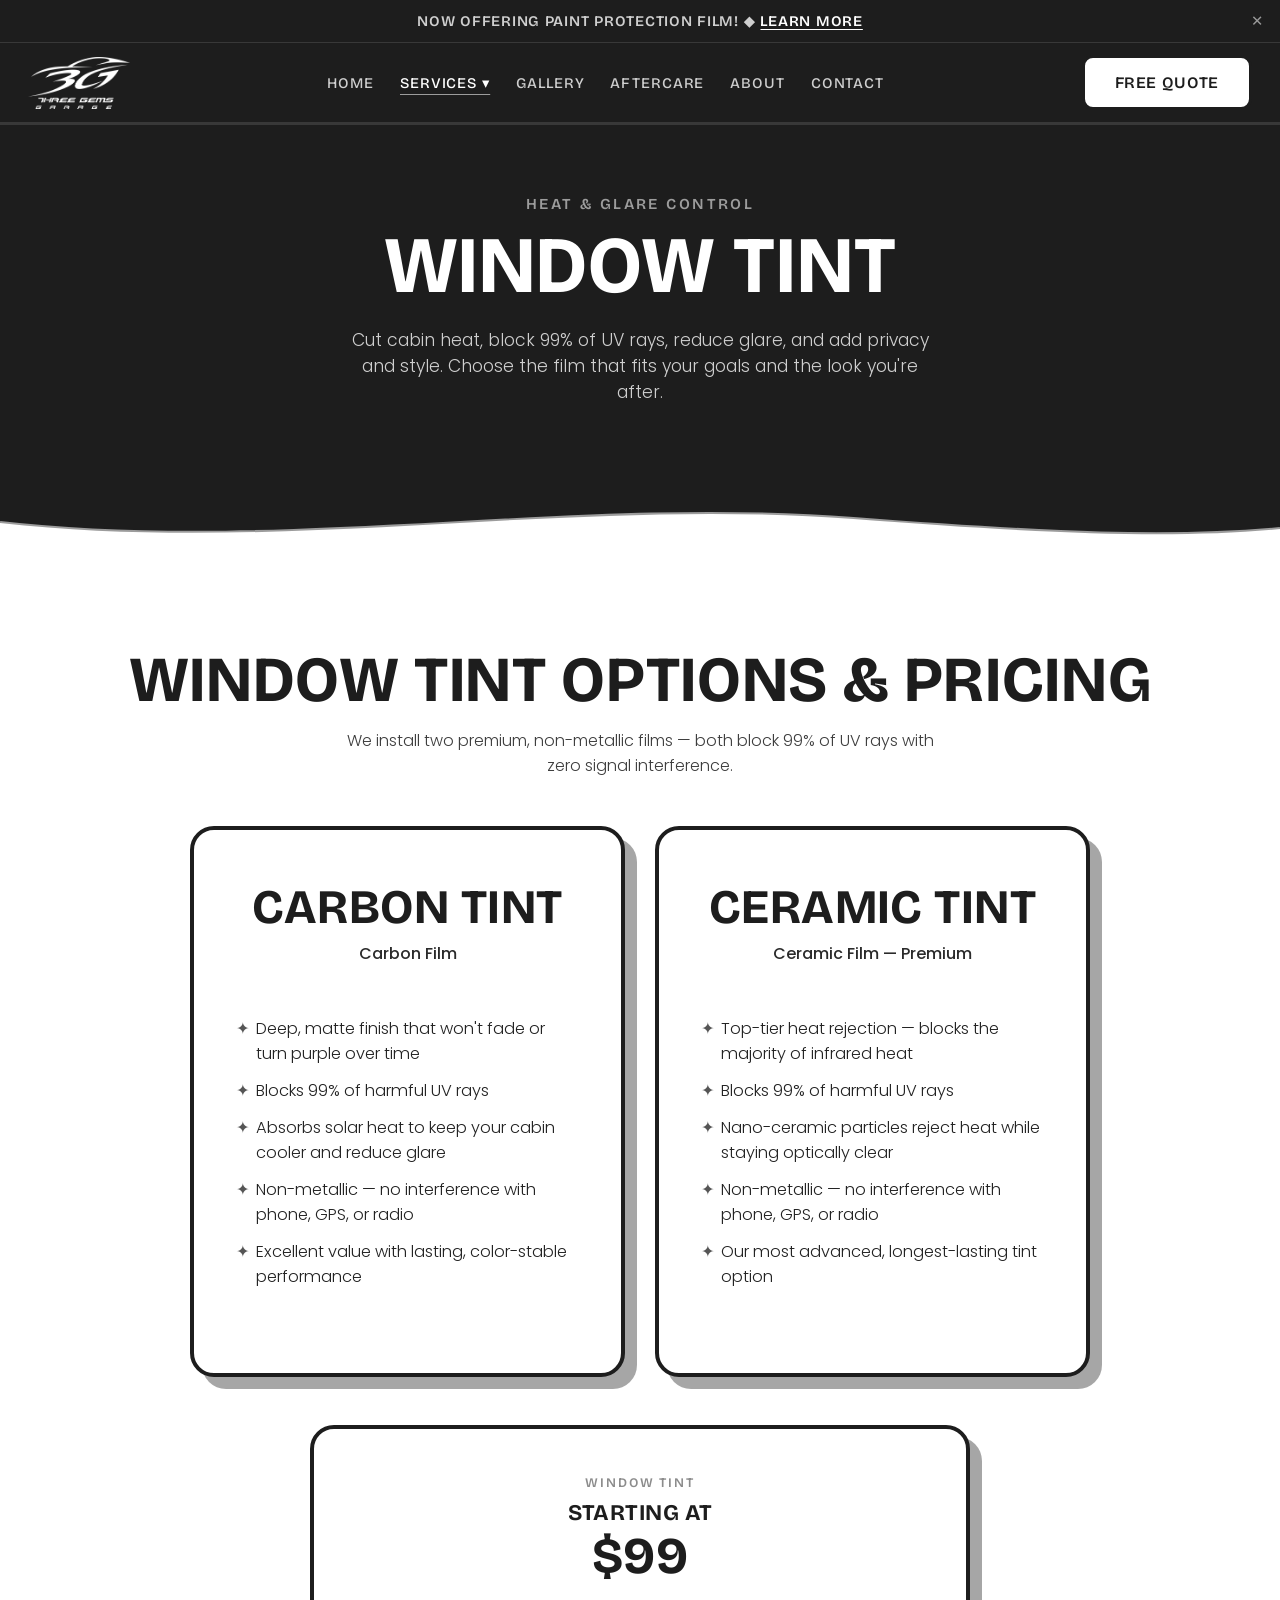
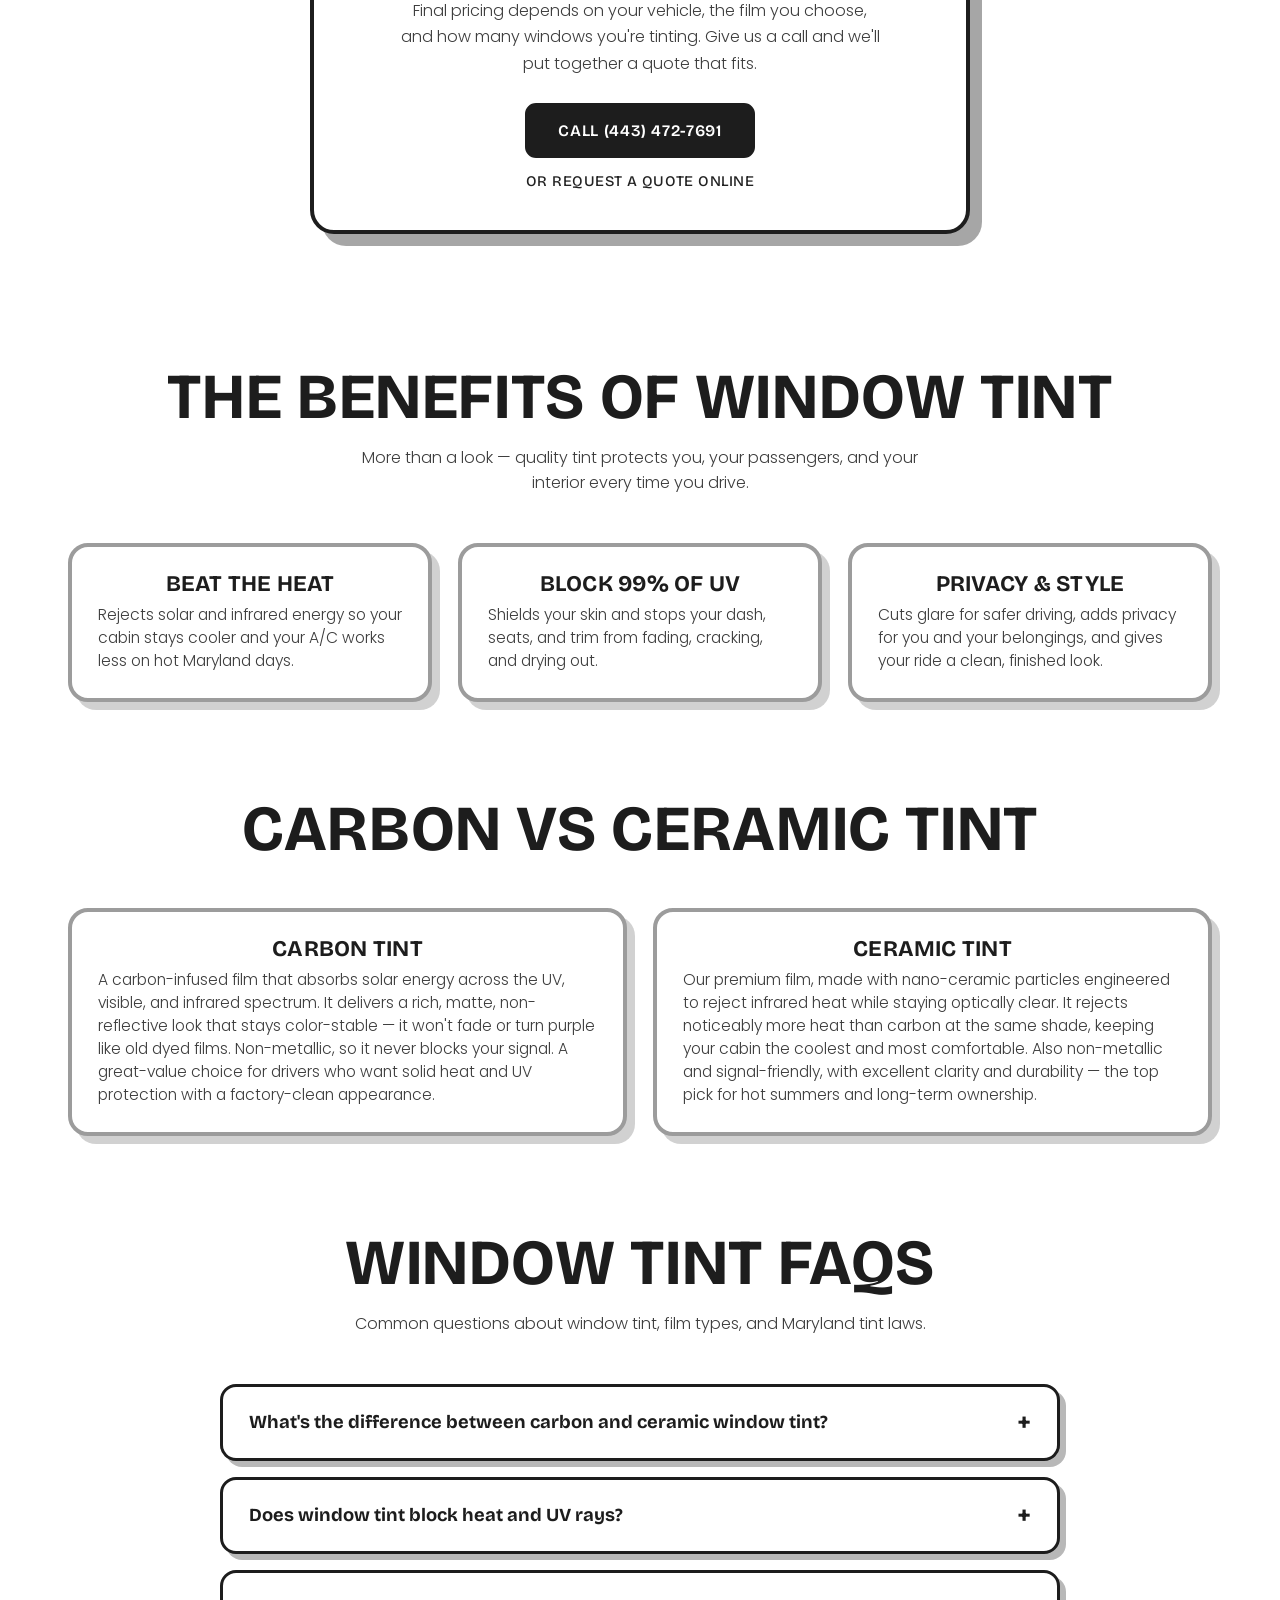
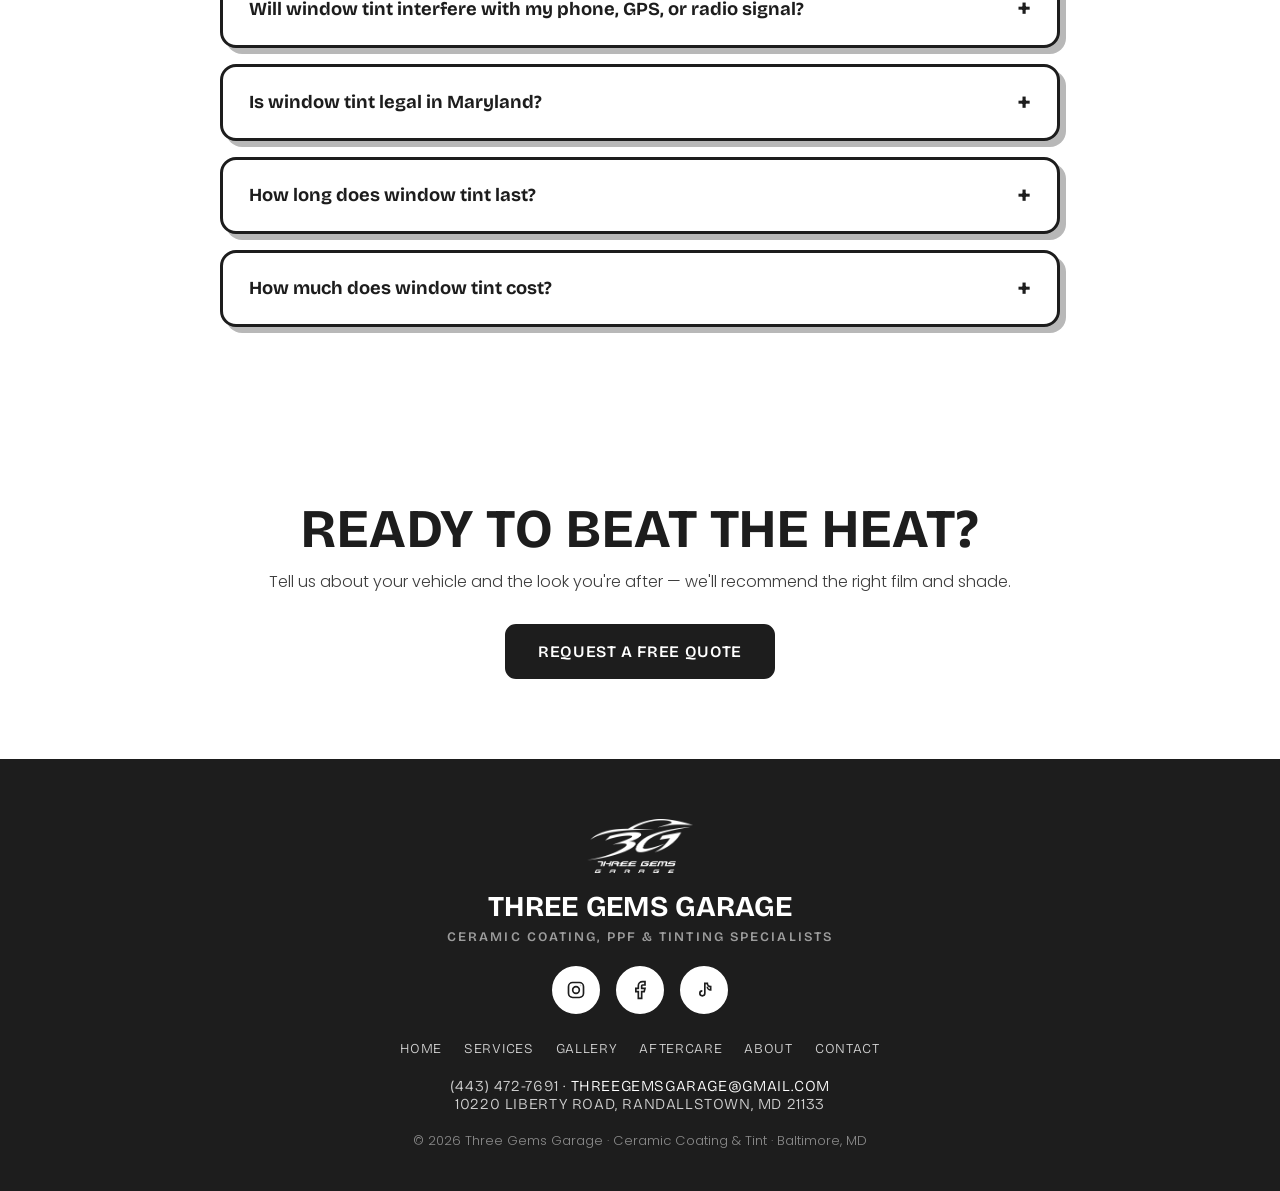
<file: tint.html>
<!DOCTYPE html>
<html lang="en">
<head>
<!-- Google Tag Manager -->
<script>(function(w,d,s,l,i){w[l]=w[l]||[];w[l].push({'gtm.start':
new Date().getTime(),event:'gtm.js'});var f=d.getElementsByTagName(s)[0],
j=d.createElement(s),dl=l!='dataLayer'?'&l='+l:'';j.async=true;j.src=
'https://www.googletagmanager.com/gtm.js?id='+i+dl;f.parentNode.insertBefore(j,f);
})(window,document,'script','dataLayer','GTM-NJDWP7H4');</script>
<!-- End Google Tag Manager -->
<meta charset="UTF-8">
<meta name="viewport" content="width=device-width, initial-scale=1.0">
<title>Window Tint in Baltimore, MD — Three Gems Garage</title>
<meta name="description" content="Professional carbon and ceramic window tint at Three Gems Garage — cut heat and glare, block 99% of UV rays, and add privacy and style. Serving Baltimore, MD.">
<link rel="preconnect" href="https://fonts.googleapis.com">
<link rel="preconnect" href="https://fonts.gstatic.com" crossorigin>
<link href="https://fonts.googleapis.com/css2?family=Bricolage+Grotesque:opsz,wght@12..96,400..800&family=Poppins:wght@400;500;600&display=swap" rel="stylesheet">
<link rel="stylesheet" href="style.css">
<link rel="canonical" href="https://threegemsgarage.com/tint.html">

<!-- Open Graph / Social -->
<meta property="og:type" content="website">
<meta property="og:site_name" content="Three Gems Garage">
<meta property="og:locale" content="en_US">
<meta property="og:title" content="Window Tint in Baltimore, MD — Three Gems Garage">
<meta property="og:description" content="Professional carbon and ceramic window tint in Baltimore, MD — cut heat and glare, block 99% of UV rays, and add privacy and style.">
<meta property="og:url" content="https://threegemsgarage.com/tint.html">
<meta property="og:image" content="https://threegemsgarage.com/hero.jpg">
<meta name="twitter:card" content="summary_large_image">
<meta name="twitter:title" content="Window Tint in Baltimore, MD — Three Gems Garage">
<meta name="twitter:description" content="Carbon and ceramic window tint in Baltimore, MD.">
<meta name="twitter:image" content="https://threegemsgarage.com/hero.jpg">

<!-- Structured data: Service + Offers -->
<script type="application/ld+json">
{
  "@context": "https://schema.org",
  "@type": "Service",
  "serviceType": "Window Tinting",
  "name": "Window Tint",
  "description": "Professional carbon and ceramic automotive window tint that rejects heat and infrared energy, blocks 99% of UV rays, cuts glare, and adds privacy. Final pricing depends on vehicle, film, and number of windows.",
  "url": "https://threegemsgarage.com/tint.html",
  "provider": {
    "@type": "AutoDetailing",
    "@id": "https://threegemsgarage.com/#business",
    "name": "Three Gems Garage",
    "telephone": "+1-443-472-7691",
    "address": {
      "@type": "PostalAddress",
      "streetAddress": "10220 Liberty Road",
      "addressLocality": "Randallstown",
      "addressRegion": "MD",
      "postalCode": "21133",
      "addressCountry": "US"
    }
  },
  "areaServed": { "@type": "City", "name": "Baltimore" },
  "offers": [
    { "@type": "Offer", "name": "Carbon Window Tint", "priceCurrency": "USD", "priceSpecification": { "@type": "PriceSpecification", "minPrice": "99", "priceCurrency": "USD" }, "description": "Starting at $99, depending on vehicle and number of windows." },
    { "@type": "Offer", "name": "Ceramic Window Tint", "description": "Premium heat-rejecting ceramic film — request a quote." }
  ]
}
</script>
<script type="application/ld+json">
{
  "@context": "https://schema.org",
  "@type": "BreadcrumbList",
  "itemListElement": [
    { "@type": "ListItem", "position": 1, "name": "Home", "item": "https://threegemsgarage.com/" },
    { "@type": "ListItem", "position": 2, "name": "Services", "item": "https://threegemsgarage.com/services.html" },
    { "@type": "ListItem", "position": 3, "name": "Window Tint", "item": "https://threegemsgarage.com/tint.html" }
  ]
}
</script>
<script type="application/ld+json">
{
  "@context": "https://schema.org",
  "@type": "FAQPage",
  "mainEntity": [
    {
      "@type": "Question",
      "name": "What is the difference between carbon and ceramic window tint?",
      "acceptedAnswer": {
        "@type": "Answer",
        "text": "Carbon tint blocks UV and reduces heat with a matte, fade-resistant finish at a more affordable price. Ceramic tint uses nano-ceramic particles for the best heat and infrared rejection, superior clarity, and no signal interference, making it the premium choice for staying cool and comfortable."
      }
    },
    {
      "@type": "Question",
      "name": "Does window tint block heat and UV rays?",
      "acceptedAnswer": {
        "@type": "Answer",
        "text": "Yes. Quality tint blocks up to 99% of harmful UV rays and rejects a significant amount of solar and infrared heat, keeping your cabin cooler, protecting your skin, and stopping your interior from fading and cracking."
      }
    },
    {
      "@type": "Question",
      "name": "Will window tint interfere with my phone, GPS, or radio signal?",
      "acceptedAnswer": {
        "@type": "Answer",
        "text": "No. Our carbon and ceramic films are non-metal, so they will not interfere with cell, GPS, Bluetooth, or radio signals."
      }
    },
    {
      "@type": "Question",
      "name": "Is window tint legal in Maryland?",
      "acceptedAnswer": {
        "@type": "Answer",
        "text": "Maryland limits how dark your front side windows can be (currently a minimum of 35% light transmission), while rear windows can be darker. We will help you choose a shade that gets the look you want while keeping your vehicle compliant with current Maryland tint laws."
      }
    },
    {
      "@type": "Question",
      "name": "How long does window tint last?",
      "acceptedAnswer": {
        "@type": "Answer",
        "text": "Quality film that is professionally installed can last many years without bubbling, purpling, or peeling. Most installations take a few hours depending on the vehicle, and our films come with a warranty."
      }
    },
    {
      "@type": "Question",
      "name": "How much does window tint cost?",
      "acceptedAnswer": {
        "@type": "Answer",
        "text": "Pricing starts at $99 and varies with your vehicle, the number of windows, and whether you choose carbon or ceramic film. Call Three Gems Garage at (443) 472-7691 for a custom quote."
      }
    }
  ]
}
</script>
</head>
<body>
<!-- Google Tag Manager (noscript) -->
<noscript><iframe src="https://www.googletagmanager.com/ns.html?id=GTM-NJDWP7H4"
height="0" width="0" style="display:none;visibility:hidden"></iframe></noscript>
<!-- End Google Tag Manager (noscript) -->

<div class="announce" id="announce">
  Now offering Paint Protection Film! ◆ <a href="ppf.html">Learn more</a>
  <span class="x" onclick="document.getElementById('announce').style.display='none'">✕</span>
</div>

<header>
  <a href="index.html" class="brand">
    <img class="brand-logo" src="logo.png" alt="Three Gems Garage — Ceramic Coating &amp; Tint Co.">
  </a>
  <nav class="desktop">
    <a href="index.html">Home</a>
    <div class="nav-drop">
      <a href="services.html" class="drop-t active">Services ▾</a>
      <div class="drop-menu">
        <a href="ceramic-coating.html">Ceramic Coating</a>
        <a href="ppf.html">Paint Protection Film</a>
        <a href="tint.html">Window Tint</a>
        <a href="detailing.html">Detailing</a>
      </div>
    </div>
    <a href="gallery.html">Gallery</a>
    <a href="aftercare.html">Aftercare</a>
    <a href="about.html">About</a>
    <a href="contact.html">Contact</a>
  </nav>
  <div class="head-cta">
    <a href="contact.html" class="btn btn-light">Free Quote</a>
    <button class="hamburger" id="hamburger" aria-label="Open menu"><span></span><span></span><span></span></button>
  </div>
</header>

<div class="mobile-menu" id="mobileMenu">
  <button class="mm-close" id="mmClose" aria-label="Close menu">✕</button>
  <a href="index.html">Home</a>
  <a href="services.html">Services</a>
  <div class="mm-subs">
    <a href="ceramic-coating.html" class="mm-sub">Ceramic Coating</a>
    <a href="ppf.html" class="mm-sub">Paint Protection Film</a>
    <a href="tint.html" class="mm-sub">Window Tint</a>
    <a href="detailing.html" class="mm-sub">Detailing</a>
  </div>
  <a href="gallery.html">Gallery</a>
  <a href="aftercare.html">Aftercare</a>
  <a href="about.html">About</a>
  <a href="contact.html">Contact</a>
  <a href="contact.html" class="btn btn-light" style="display:inline-block">Free Quote</a>
</div>

<section class="page-hero">
  <div class="kicker">Heat &amp; Glare Control</div>
  <h1>Window Tint</h1>
  <svg class="squiggle light" viewBox="0 0 292 18" style="width:240px"><path d="M2,9 C10,2 18,2 26,9 C34,16 42,16 50,9 C58,2 66,2 74,9 C82,16 90,16 98,9 C106,2 114,2 122,9 C130,16 138,16 146,9 C154,2 162,2 170,9 C178,16 186,16 194,9 C202,2 210,2 218,9 C226,16 234,16 242,9 C250,2 258,2 266,9 C274,16 282,16 290,9"/></svg>
  <p>Cut cabin heat, block 99% of UV rays, reduce glare, and add privacy and style. Choose the film that fits your goals and the look you're after.</p>
</section>

<div class="divider"><svg viewBox="0 0 1440 64" preserveAspectRatio="none"><path class="line" d="M0,34 C320,66 640,8 960,30 C1180,45 1320,50 1440,40"/><path d="M0,34 C320,66 640,8 960,30 C1180,45 1320,50 1440,40 L1440,64 L0,64 Z" fill="#ffffff"/></svg></div>

<section class="block cream" id="packages">
  <div class="wrap">
    <div class="sec-head">
      <h2>Window Tint Options &amp; Pricing</h2>
      <svg class="squiggle light" viewBox="0 0 292 18" style="width:240px"><path d="M2,9 C10,2 18,2 26,9 C34,16 42,16 50,9 C58,2 66,2 74,9 C82,16 90,16 98,9 C106,2 114,2 122,9 C130,16 138,16 146,9 C154,2 162,2 170,9 C178,16 186,16 194,9 C202,2 210,2 218,9 C226,16 234,16 242,9 C250,2 258,2 266,9 C274,16 282,16 290,9"/></svg>
      <p>We install two premium, non-metallic films — both block 99% of UV rays with zero signal interference.</p>
    </div>
    <div class="cards cards-2">
      <div class="card">
        <h3>Carbon Tint</h3>
        <p class="sub">Carbon Film</p>
        <ul>
          <li>Deep, matte finish that won't fade or turn purple over time</li>
          <li>Blocks 99% of harmful UV rays</li>
          <li>Absorbs solar heat to keep your cabin cooler and reduce glare</li>
          <li>Non-metallic — no interference with phone, GPS, or radio</li>
          <li>Excellent value with lasting, color-stable performance</li>
        </ul>
      </div>
      <div class="card">
        <h3>Ceramic Tint</h3>
        <p class="sub">Ceramic Film — Premium</p>
        <ul>
          <li>Top-tier heat rejection — blocks the majority of infrared heat</li>
          <li>Blocks 99% of harmful UV rays</li>
          <li>Nano-ceramic particles reject heat while staying optically clear</li>
          <li>Non-metallic — no interference with phone, GPS, or radio</li>
          <li>Our most advanced, longest-lasting tint option</li>
        </ul>
      </div>
    </div>
    <div class="tint-pricing">
      <span class="tp-label">Window Tint</span>
      <div class="tp-price">Starting at <strong>$99</strong></div>
      <p class="tp-note">Final pricing depends on your vehicle, the film you choose, and how many windows you're tinting. Give us a call and we'll put together a quote that fits.</p>
      <a href="tel:+14434727691" class="btn btn-solid">Call (443) 472-7691</a>
      <a href="contact.html" class="card-call">or request a quote online</a>
    </div>
  </div>
</section>

<section class="block cream" style="padding-top:36px">
  <div class="wrap">
    <div class="sec-head">
      <h2>The Benefits of Window Tint</h2>
      <svg class="squiggle" viewBox="0 0 292 18" style="width:230px"><path d="M2,9 C10,2 18,2 26,9 C34,16 42,16 50,9 C58,2 66,2 74,9 C82,16 90,16 98,9 C106,2 114,2 122,9 C130,16 138,16 146,9 C154,2 162,2 170,9 C178,16 186,16 194,9 C202,2 210,2 218,9 C226,16 234,16 242,9 C250,2 258,2 266,9 C274,16 282,16 290,9"/></svg>
      <p>More than a look — quality tint protects you, your passengers, and your interior every time you drive.</p>
    </div>
    <div class="features">
      <div class="feature"><h3>Beat the Heat</h3><p>Rejects solar and infrared energy so your cabin stays cooler and your A/C works less on hot Maryland days.</p></div>
      <div class="feature"><h3>Block 99% of UV</h3><p>Shields your skin and stops your dash, seats, and trim from fading, cracking, and drying out.</p></div>
      <div class="feature"><h3>Privacy &amp; Style</h3><p>Cuts glare for safer driving, adds privacy for you and your belongings, and gives your ride a clean, finished look.</p></div>
    </div>
  </div>
</section>

<section class="block cream" style="padding-top:0">
  <div class="wrap">
    <div class="sec-head">
      <h2>Carbon vs Ceramic Tint</h2>
      <svg class="squiggle" viewBox="0 0 292 18" style="width:230px"><path d="M2,9 C10,2 18,2 26,9 C34,16 42,16 50,9 C58,2 66,2 74,9 C82,16 90,16 98,9 C106,2 114,2 122,9 C130,16 138,16 146,9 C154,2 162,2 170,9 C178,16 186,16 194,9 C202,2 210,2 218,9 C226,16 234,16 242,9 C250,2 258,2 266,9 C274,16 282,16 290,9"/></svg>
    </div>
    <div class="features features-2">
      <div class="feature">
        <h3>Carbon Tint</h3>
        <p>A carbon-infused film that absorbs solar energy across the UV, visible, and infrared spectrum. It delivers a rich, matte, non-reflective look that stays color-stable — it won't fade or turn purple like old dyed films. Non-metallic, so it never blocks your signal. A great-value choice for drivers who want solid heat and UV protection with a factory-clean appearance.</p>
      </div>
      <div class="feature">
        <h3>Ceramic Tint</h3>
        <p>Our premium film, made with nano-ceramic particles engineered to reject infrared heat while staying optically clear. It rejects noticeably more heat than carbon at the same shade, keeping your cabin the coolest and most comfortable. Also non-metallic and signal-friendly, with excellent clarity and durability — the top pick for hot summers and long-term ownership.</p>
      </div>
    </div>
  </div>
</section>

<section class="block cream" style="padding-top:0">
  <div class="wrap">
    <div class="sec-head">
      <h2>Window Tint FAQs</h2>
      <svg class="squiggle" viewBox="0 0 292 18" style="width:230px"><path d="M2,9 C10,2 18,2 26,9 C34,16 42,16 50,9 C58,2 66,2 74,9 C82,16 90,16 98,9 C106,2 114,2 122,9 C130,16 138,16 146,9 C154,2 162,2 170,9 C178,16 186,16 194,9 C202,2 210,2 218,9 C226,16 234,16 242,9 C250,2 258,2 266,9 C274,16 282,16 290,9"/></svg>
      <p>Common questions about window tint, film types, and Maryland tint laws.</p>
    </div>
    <div class="faq">
      <details class="faq-item">
        <summary>What's the difference between carbon and ceramic window tint?</summary>
        <p class="fa">Carbon tint blocks UV and reduces heat with a matte, fade-resistant finish at a more affordable price. Ceramic tint uses nano-ceramic particles for the best heat and infrared rejection, superior clarity, and no signal interference — the premium choice for staying cool and comfortable.</p>
      </details>
      <details class="faq-item">
        <summary>Does window tint block heat and UV rays?</summary>
        <p class="fa">Yes. Quality tint blocks up to 99% of harmful UV rays and rejects a significant amount of solar and infrared heat, keeping your cabin cooler, protecting your skin, and stopping your interior from fading and cracking.</p>
      </details>
      <details class="faq-item">
        <summary>Will window tint interfere with my phone, GPS, or radio signal?</summary>
        <p class="fa">No. Our carbon and ceramic films are non-metal, so they won't interfere with cell, GPS, Bluetooth, or radio signals.</p>
      </details>
      <details class="faq-item">
        <summary>Is window tint legal in Maryland?</summary>
        <p class="fa">Maryland limits how dark your front side windows can be (currently a minimum of 35% light transmission), while rear windows can be darker. We'll help you choose a shade that gets the look you want while keeping your vehicle compliant with current Maryland tint laws.</p>
      </details>
      <details class="faq-item">
        <summary>How long does window tint last?</summary>
        <p class="fa">Quality film that's professionally installed can last many years without bubbling, purpling, or peeling. Most installations take a few hours depending on the vehicle, and our films come with a warranty.</p>
      </details>
      <details class="faq-item">
        <summary>How much does window tint cost?</summary>
        <p class="fa">Pricing starts at $99 and varies with your vehicle, the number of windows, and whether you choose carbon or ceramic film. Call us at (443) 472-7691 for a custom quote.</p>
      </details>
    </div>
  </div>
</section>

<div class="cta-band">
  <svg class="squiggle" viewBox="0 0 292 18" style="width:220px"><path d="M2,9 C10,2 18,2 26,9 C34,16 42,16 50,9 C58,2 66,2 74,9 C82,16 90,16 98,9 C106,2 114,2 122,9 C130,16 138,16 146,9 C154,2 162,2 170,9 C178,16 186,16 194,9 C202,2 210,2 218,9 C226,16 234,16 242,9 C250,2 258,2 266,9 C274,16 282,16 290,9"/></svg>
  <h2>Ready to beat the heat?</h2>
  <p>Tell us about your vehicle and the look you're after — we'll recommend the right film and shade.</p>
  <a href="contact.html" class="btn btn-solid">Request a Free Quote</a>
</div>

<footer id="footer">
  <img class="foot-logo" src="logo.png" alt="Three Gems Garage">
  <svg class="squiggle" viewBox="0 0 292 18"><path d="M2,9 C10,2 18,2 26,9 C34,16 42,16 50,9 C58,2 66,2 74,9 C82,16 90,16 98,9 C106,2 114,2 122,9 C130,16 138,16 146,9 C154,2 162,2 170,9 C178,16 186,16 194,9 C202,2 210,2 218,9 C226,16 234,16 242,9 C250,2 258,2 266,9 C274,16 282,16 290,9"/></svg>
  <h3>Three Gems Garage<span class="foot-tag">Ceramic Coating, PPF &amp; Tinting Specialists</span></h3>
  <div class="socials">
    <a href="https://www.instagram.com/threegemsgarage/" target="_blank" rel="noopener" aria-label="Instagram"><svg viewBox="0 0 24 24" stroke-width="2"><rect x="3" y="3" width="18" height="18" rx="5"/><circle cx="12" cy="12" r="4"/><circle cx="17.5" cy="6.5" r="1" fill="currentColor" stroke="none"/></svg></a>
    <a href="https://www.facebook.com/profile.php?id=61590265425292" target="_blank" rel="noopener" aria-label="Facebook"><svg viewBox="0 0 24 24" stroke-width="2"><path d="M18 2h-3a5 5 0 0 0-5 5v3H7v4h3v8h4v-8h3l1-4h-4V7a1 1 0 0 1 1-1h3z"/></svg></a>
    <a href="https://www.tiktok.com/@threegemsgarage" target="_blank" rel="noopener" aria-label="TikTok"><svg viewBox="0 0 24 24" stroke-width="2"><path d="M16 8a4 4 0 0 0 4 4V8a4 4 0 0 1-4-4h-3v12a3 3 0 1 1-3-3"/></svg></a>
  </div>
  <div class="foot-nav">
    <a href="index.html">Home</a><a href="services.html">Services</a><a href="gallery.html">Gallery</a><a href="aftercare.html">Aftercare</a><a href="about.html">About</a><a href="contact.html">Contact</a>
  </div>
  <p class="foot-info">(443) 472-7691 · <a href="mailto:threegemsgarage@gmail.com">threegemsgarage@gmail.com</a><br>10220 Liberty Road, Randallstown, MD 21133</p>
  <p class="foot-copy">© <span id="year"></span> Three Gems Garage · Ceramic Coating &amp; Tint · Baltimore, MD</p>
</footer>

<script>
  document.getElementById('hamburger').addEventListener('click',()=>document.getElementById('mobileMenu').classList.toggle('open'));
  document.getElementById('mmClose').addEventListener('click',()=>document.getElementById('mobileMenu').classList.remove('open'));
  document.querySelectorAll('.mobile-menu a').forEach(a=>a.addEventListener('click',()=>document.getElementById('mobileMenu').classList.remove('open')));
  document.getElementById('year').textContent=new Date().getFullYear();
</script>
</body>
</html>
</file>
<file: style.css>
:root{
  --dark:#1d1d1d;
  --dark-2:#242424;
  --paper:#ffffff;
  --cream:#ffffff;
  --line:#383838;
  --ink:#1d1d1d;
  --muted:#8c8c8c;
  --taupe:#9c9c9c;
  --light:#cfcfcf;
  --disp:'Bricolage Grotesque',system-ui,sans-serif;
  --body:'Poppins',system-ui,sans-serif;
}
*{box-sizing:border-box;margin:0;padding:0}
html{scroll-behavior:smooth}
body{font-family:var(--body);background:var(--paper);color:var(--ink);font-weight:300;-webkit-font-smoothing:antialiased;overflow-x:hidden}
a{color:inherit;text-decoration:none}
img{max-width:100%;display:block}
h1,h2,h3,h4{font-family:var(--disp);font-weight:700;line-height:.98;letter-spacing:.01em;text-transform:uppercase}
.wrap{max-width:1200px;margin:0 auto;padding:0 28px}

.squiggle{display:none}
.squiggle path{fill:none;stroke:var(--ink);stroke-width:5;stroke-linecap:round}
.on-dark .squiggle path,.squiggle.light path{stroke:var(--paper)}
.divider{line-height:0;background:linear-gradient(180deg,var(--dark) 0 95%,var(--cream) 95% 100%)}
.divider svg{display:block;width:100%;height:64px}
.divider .line{fill:none;stroke:var(--taupe);stroke-width:4}

.btn{display:inline-block;font-family:var(--disp);font-weight:600;text-transform:uppercase;letter-spacing:.04em;font-size:1rem;padding:15px 30px;border-radius:11px;border:3px solid var(--ink);cursor:pointer;transition:.2s}
.btn-solid{background:var(--ink);color:var(--paper)}
.btn-solid:hover{transform:translateY(-3px)}
.btn-light{background:var(--paper);color:var(--ink)}
.btn-light:hover{transform:translateY(-3px)}
.btn-ghost{background:transparent;color:var(--paper);border-color:var(--paper)}
.btn-ghost:hover{background:rgba(255,255,255,.12)}

.announce{background:var(--dark);color:#cfcfcf;text-align:center;font-family:var(--disp);font-weight:600;text-transform:uppercase;letter-spacing:.05em;font-size:.92rem;padding:12px 40px;position:relative;border-bottom:1px solid var(--line)}
.announce a{color:var(--paper);text-decoration:underline;text-underline-offset:3px}
.announce .x{position:absolute;right:16px;top:50%;transform:translateY(-50%);opacity:.7;cursor:pointer}

header{background:var(--dark);position:sticky;top:0;z-index:50;display:flex;align-items:center;justify-content:space-between;padding:12px 28px;border-bottom:3px solid var(--line)}
.brand{display:flex;align-items:center}
.brand-logo{height:52px;width:auto;display:block}
nav.desktop{display:flex;gap:26px}
nav.desktop a{font-family:var(--disp);font-weight:500;text-transform:uppercase;letter-spacing:.06em;font-size:.92rem;color:var(--light);transition:.2s}
nav.desktop a:hover,nav.desktop a.active{color:#fff;text-decoration:underline;text-underline-offset:6px;text-decoration-color:var(--taupe)}
.nav-drop{position:relative;display:flex;align-items:center}
.nav-drop>.drop-t{font-family:var(--disp);font-weight:500;text-transform:uppercase;letter-spacing:.06em;font-size:.92rem;color:var(--light);cursor:pointer;transition:.2s}
.nav-drop:hover>.drop-t,.nav-drop:focus-within>.drop-t,.nav-drop>.drop-t.active{color:#fff;text-decoration:underline;text-underline-offset:6px;text-decoration-color:var(--taupe)}
.drop-menu{position:absolute;top:100%;left:50%;transform:translateX(-50%) translateY(10px);background:var(--dark-2);border:2px solid var(--line);border-radius:12px;padding:8px;display:flex;flex-direction:column;gap:2px;min-width:196px;opacity:0;visibility:hidden;transition:opacity .18s,transform .18s;z-index:60;box-shadow:0 14px 34px rgba(0,0,0,.45)}
.drop-menu::before{content:"";position:absolute;top:-12px;left:0;right:0;height:12px}
.nav-drop:hover .drop-menu,.nav-drop:focus-within .drop-menu{opacity:1;visibility:visible;transform:translateX(-50%) translateY(6px)}
.drop-menu a{font-family:var(--disp);font-weight:500;text-transform:uppercase;letter-spacing:.05em;font-size:.82rem;color:var(--light);padding:11px 14px;border-radius:8px;white-space:nowrap;transition:.15s}
.drop-menu a:hover{background:var(--dark);color:#fff}
.head-cta{display:flex;align-items:center;gap:14px}
.hamburger{display:none;flex-direction:column;gap:5px;background:none;border:0;cursor:pointer;padding:8px}
.hamburger span{width:26px;height:3px;background:var(--paper);border-radius:2px}
.mobile-menu{position:fixed;inset:0;z-index:60;background:var(--dark);display:flex;flex-direction:column;align-items:center;justify-content:center;gap:24px;opacity:0;pointer-events:none;transition:.3s}
.mobile-menu.open{opacity:1;pointer-events:auto}
.mobile-menu a{font-family:var(--disp);font-weight:600;text-transform:uppercase;font-size:1.7rem;color:var(--paper)}
.mm-subs{display:flex;flex-direction:column;align-items:center;gap:10px;margin:-6px 0 2px}
.mobile-menu a.mm-sub{font-size:.92rem;font-weight:500;letter-spacing:.06em;color:var(--light);border:2px solid var(--line);border-radius:999px;padding:8px 22px}
.mobile-menu a.mm-sub:hover{background:rgba(255,255,255,.08);color:#fff}
.mobile-menu .btn{font-size:1.1rem}
.mobile-menu .btn-light{color:var(--ink)}
.mm-close{position:absolute;top:20px;right:22px;width:48px;height:48px;border-radius:50%;border:3px solid var(--paper);background:none;color:var(--paper);font-size:1.5rem;line-height:1;cursor:pointer;display:grid;place-items:center}
.mm-close:hover{background:rgba(255,255,255,.12)}

/* Home hero (photo) */
.hero{position:relative;min-height:84vh;display:flex;align-items:center;justify-content:center;text-align:center;padding:90px 24px 120px;overflow:hidden}
.hero::before{content:"";position:absolute;inset:0;background:url('https://images.unsplash.com/photo-1714434087684-a2f4816ca832?auto=format&fit=crop&w=1920&q=80') center 45%/cover;filter:grayscale(.2)}
.hero::after{content:"";position:absolute;inset:0;background:linear-gradient(180deg,rgba(29,29,29,.55),rgba(29,29,29,.74))}
.hero-inner{position:relative;z-index:2;max-width:880px}
.hero .kicker{font-family:var(--disp);font-weight:600;text-transform:uppercase;letter-spacing:.16em;color:var(--taupe);font-size:1.15rem;margin-bottom:16px}
.hero-spec{font-family:var(--disp);font-weight:700;text-transform:uppercase;letter-spacing:.1em;color:#fff;font-size:clamp(1.35rem,3.2vw,2.1rem);margin:18px 0 0;text-shadow:0 3px 18px rgba(0,0,0,.5)}
.hero-tagline{font-family:var(--disp);font-weight:600;text-transform:uppercase;letter-spacing:.05em;color:var(--paper);font-size:clamp(1.05rem,2.3vw,1.5rem);margin:10px 0 0;text-shadow:0 2px 12px rgba(0,0,0,.5)}
.hero h1{font-size:clamp(1.9rem,9vw,5.5rem);color:#fff;text-shadow:0 6px 30px rgba(0,0,0,.45);white-space:nowrap}
.hero .squiggle{margin:18px auto 0}
.hero .lead{margin:24px auto 0;max-width:50ch;font-size:1.7rem;font-weight:500;color:#eceae3}
.hero .cta{margin-top:34px;display:flex;gap:16px;justify-content:center;flex-wrap:wrap}

/* Inner page hero band */
.page-hero{background:var(--dark);text-align:center;padding:70px 24px 84px}
.page-hero .kicker{font-family:var(--disp);font-weight:600;text-transform:uppercase;letter-spacing:.16em;color:var(--taupe);font-size:.95rem;margin-bottom:14px}
.page-hero h1{font-size:clamp(2.4rem,7vw,5rem);color:#fff}
.page-hero .squiggle{margin:16px auto 0}
.page-hero p{margin:22px auto 0;max-width:60ch;color:var(--light);font-weight:300;font-size:1.08rem}

.block{padding:96px 0}
.block.cream{background:var(--cream);color:var(--ink)}
.block.dark{background:var(--dark)}
.block.dark2{background:var(--dark-2)}
.twocol{display:grid;grid-template-columns:1.05fr .95fr;gap:70px;align-items:center}
.big h2{font-size:clamp(2.4rem,6vw,4.4rem);margin-bottom:26px}
.big .squiggle{margin-bottom:22px}
.big p{font-size:1.12rem;margin-bottom:32px;max-width:46ch;font-weight:300;line-height:1.75}
.cream .big p{color:#3d3d3d}
.photo-frame{border:5px solid var(--ink);border-radius:20px;overflow:hidden;transform:rotate(-2deg);box-shadow:14px 14px 0 var(--taupe)}
.photo-frame img{width:100%;aspect-ratio:4/5;object-fit:cover}
.block.offer{padding:56px 0}
.block.offer .twocol{gap:54px}
.block.offer .big h2{font-size:clamp(2.4rem,5.2vw,3.7rem);margin-bottom:18px}
.block.offer .big .squiggle{margin-bottom:16px}
.block.offer .big p{font-size:1.05rem;margin-bottom:24px;line-height:1.65}
.block.offer .big{text-align:center}
.block.offer .big p{max-width:64ch;margin-left:auto;margin-right:auto}
.block.offer .big .squiggle{margin-left:auto;margin-right:auto}
.block.offer .photo-frame img{aspect-ratio:16/10}

.marquee{background:var(--dark);color:var(--paper);overflow:hidden;padding:26px 0;margin:56px 0;-webkit-mask-image:linear-gradient(90deg,transparent 0,#000 4%,#000 96%,transparent 100%);mask-image:linear-gradient(90deg,transparent 0,#000 4%,#000 96%,transparent 100%)}
.mtrack{display:inline-flex;align-items:center;white-space:nowrap;animation:scroll 20s linear infinite;font-family:var(--disp);font-weight:700;text-transform:uppercase;font-size:3.2rem}
.mtrack span{padding:0 22px}
.mtrack .star{color:var(--muted)}
.hero-marquee{background:transparent;margin:120px 0 8px;padding:6px 0;width:100vw;position:relative;left:50%;margin-left:-50vw}
.hero-marquee .mtrack{font-size:2.1rem;color:#eceae3}
@keyframes scroll{from{transform:translateX(0)}to{transform:translateX(-50%)}}
.marquee-plain{background:transparent;border:0;-webkit-mask-image:none;mask-image:none}
.marquee-plain .mtrack,.marquee-plain .star{color:var(--ink)}
.marquee-plain .mtrack{font-size:clamp(2rem,5vw,3.3rem)}

/* section heads */
.sec-head{text-align:center;margin-bottom:48px}
.sec-head h2{font-size:clamp(2.4rem,6vw,4rem)}
.on-dark .sec-head h2{color:var(--paper)}
.sec-head .squiggle{margin:14px auto 0}
.sec-head p{max-width:60ch;margin:16px auto 0;font-weight:300}
.cream .sec-head p{color:#3d3d3d}
.on-dark .sec-head p{color:var(--light)}

/* feature trio */
.features{display:grid;grid-template-columns:repeat(3,1fr);gap:26px;margin-top:10px}
.features.features-2{grid-template-columns:repeat(2,1fr)}
.feature{border:3px solid var(--ink);border-radius:18px;padding:26px;background:#fff;box-shadow:8px 8px 0 rgba(0,0,0,.18)}
.dark .feature,.dark2 .feature{background:var(--dark);border-color:var(--line);color:var(--light)}
.feature h3{font-size:1.4rem;margin-bottom:8px;text-align:center}
.dark .feature h3,.dark2 .feature h3{color:var(--paper)}
.feature p{font-weight:300;font-size:.97rem;color:#3d3d3d}
.dark .feature p,.dark2 .feature p{color:var(--light)}

/* packages cards */
.cards{display:grid;grid-template-columns:repeat(3,1fr);gap:30px}
.cards.cards-2{grid-template-columns:repeat(2,1fr);max-width:900px;margin:0 auto}
.cards.cards-4{grid-template-columns:repeat(2,1fr);max-width:920px;margin:0 auto}
#packages .wrap{max-width:1340px}
.card{background:#fff;color:var(--ink);border:4px solid var(--ink);border-radius:24px;padding:54px 42px;box-shadow:12px 12px 0 rgba(0,0,0,.35);display:flex;flex-direction:column}
.card .gem{display:none}
.card h3{font-size:3rem;text-align:center}
.card .sub{font-family:var(--body);font-weight:500;color:#2b2b2b;font-size:1rem;margin:10px 0 26px;text-align:center}
.card .price{font-family:var(--disp);font-weight:700;font-size:1.5rem;text-transform:uppercase}
.card .price small{font-family:var(--body);font-weight:500;font-size:.8rem;color:#444444;text-transform:none}
.card ul{list-style:none;margin:24px 0 30px;display:flex;flex-direction:column;gap:12px}
.card li{font-size:1.02rem;color:#222222;padding-left:20px;position:relative}
.card li::before{content:"✦";position:absolute;left:0;color:#555555}
.card .ptiers{border-top:2px solid var(--ink);padding-top:18px;margin-bottom:18px;display:flex;flex-direction:column;gap:7px}
.card .ptiers .pr{display:flex;justify-content:space-between;font-size:.95rem;color:#222222}
.card .ptiers .pr strong{font-family:var(--disp);font-weight:600}
.card .note{font-size:.92rem;color:#1d1d1d;font-weight:600;margin:0 0 16px}
.card .cdesc{font-weight:300;font-size:1rem;color:#333333;line-height:1.55;margin:18px 0 4px}
.card .pricing-soon{border-top:2px solid var(--ink);padding-top:18px;margin-bottom:18px;font-family:var(--disp);font-weight:700;text-transform:uppercase;letter-spacing:.02em;color:#555555;font-size:1.05rem;text-align:center}
.card .quote-note{border-top:2px solid var(--ink);padding-top:18px;margin-bottom:18px;font-weight:300;font-size:.95rem;line-height:1.55;color:#333333;text-align:center}
.faq{max-width:840px;margin:10px auto 0;display:flex;flex-direction:column;gap:16px}
.faq-item{background:#fff;color:var(--ink);border:3px solid var(--ink);border-radius:16px;box-shadow:6px 6px 0 rgba(0,0,0,.28)}
.faq-item summary{list-style:none;cursor:pointer;padding:22px 26px;font-family:var(--disp);font-weight:700;font-size:1.15rem;line-height:1.35;color:var(--ink);display:flex;justify-content:space-between;align-items:center;gap:18px}
.faq-item summary::-webkit-details-marker{display:none}
.faq-item summary::after{content:"+";font-size:1.7rem;line-height:1;flex:none;transition:transform .2s}
.faq-item[open] summary::after{transform:rotate(45deg)}
.faq-item .fa{margin:0;padding:0 26px 24px;font-weight:300;font-size:1rem;line-height:1.6;color:#333333}
.tint-pricing{max-width:660px;margin:48px auto 0;text-align:center;background:#fff;border:4px solid var(--ink);border-radius:24px;padding:40px 34px;box-shadow:12px 12px 0 rgba(0,0,0,.35)}
.tint-pricing .tp-label{font-family:var(--disp);font-weight:600;text-transform:uppercase;letter-spacing:.14em;font-size:.82rem;color:var(--muted)}
.tint-pricing .tp-price{font-family:var(--disp);font-weight:700;text-transform:uppercase;font-size:1.4rem;letter-spacing:.02em;margin-top:8px;line-height:1}
.tint-pricing .tp-price strong{display:block;margin-top:6px;font-size:3.2rem}
.tint-pricing .tp-note{color:#3d3d3d;font-weight:300;line-height:1.65;max-width:48ch;margin:16px auto 26px}
.tint-pricing .card-call{margin-top:14px}
.card .incl{font-size:.86rem;font-weight:600;color:#222222;margin-bottom:18px}
.card .exclude{margin:0 0 26px;font-size:.96rem;line-height:1.4;color:#1d1d1d}
.card .exclude strong{font-weight:700}
.card .exclude em{font-style:italic}
.card .btn{margin-top:auto;text-align:center;font-size:1.05rem;padding:17px 30px}
.card-call{display:block;text-align:center;margin-top:12px;font-family:var(--disp);font-weight:500;font-size:.92rem;color:#222222;text-transform:uppercase;letter-spacing:.03em}
.card-call:hover{text-decoration:underline;text-underline-offset:3px}
.disclaim{text-align:center;color:var(--muted);font-size:.9rem;margin-top:34px}
.addons{margin-top:54px;text-align:center}
.addons h3{font-size:clamp(1.8rem,4vw,2.4rem);color:var(--ink)}
.addons .ah-sub{color:#3d3d3d;font-weight:300;margin:8px 0 26px}
.addon-grid{display:grid;grid-template-columns:repeat(3,1fr);gap:18px;max-width:840px;margin:0 auto}
.addon{background:#fff;color:var(--ink);border:3px solid var(--ink);border-radius:14px;padding:22px 18px;display:flex;flex-direction:column;gap:8px;box-shadow:6px 6px 0 rgba(0,0,0,.35)}
.addon .an{font-family:var(--disp);font-weight:600;text-transform:uppercase;font-size:1rem;letter-spacing:.02em}
.addon .ap{font-family:var(--disp);font-weight:700;font-size:1.6rem}

/* gallery */
.ga{display:grid;grid-template-columns:1fr 1fr;gap:18px;max-width:760px;margin:0 auto}
.ga figure{position:relative;margin:0;border:4px solid var(--taupe);border-radius:18px;overflow:hidden}
.ga img{width:100%;aspect-ratio:1/1;object-fit:cover;filter:grayscale(.12)}
.ga figcaption{position:absolute;top:12px;left:12px;background:var(--paper);color:var(--ink);font-family:var(--disp);font-weight:700;text-transform:uppercase;font-size:.78rem;padding:5px 12px;border-radius:8px;border:2px solid var(--ink)}
.ga-cap{text-align:center;color:#555;margin-top:22px;font-size:.95rem;font-weight:300}
.ga-cap + .ga{margin-top:56px}
.feature{position:relative;max-width:860px;margin:0 auto;border:4px solid var(--taupe);border-radius:20px;overflow:hidden}
.feature img{display:block;width:100%;height:auto}
.feature figcaption{position:absolute;top:12px;left:12px;background:var(--paper);color:var(--ink);font-family:var(--disp);font-weight:700;text-transform:uppercase;font-size:.78rem;padding:5px 12px;border-radius:8px;border:2px solid var(--ink)}
.feature + .ga-cap{margin-top:18px}
.ga-cap + .feature{margin-top:56px}
.tiles{display:grid;grid-template-columns:repeat(3,1fr);gap:16px;max-width:760px;margin:40px auto 0}
.tile{aspect-ratio:4/3;border:3px dashed var(--taupe);border-radius:14px;display:grid;place-items:center;color:#777;font-family:var(--disp);font-size:.82rem;letter-spacing:.12em;text-transform:uppercase;background:#fff}

/* about values */
.values{display:flex;flex-direction:column;gap:16px}
.value{border:3px solid var(--ink);border-radius:16px;padding:24px;display:flex;gap:18px;align-items:flex-start;background:#fff;box-shadow:6px 6px 0 rgba(0,0,0,.15)}
.value .num{font-family:var(--disp);font-weight:700;font-size:1.7rem;color:var(--muted)}
.value h4{font-size:1.2rem;color:var(--ink);margin-bottom:5px}
.value p{color:#3d3d3d;font-weight:300;font-size:.96rem}

/* aftercare timeline */
.timeline{max-width:780px;margin:10px auto 0;position:relative}
.timeline::before{content:"";position:absolute;left:35px;top:14px;bottom:14px;width:4px;background:var(--ink)}
.tl-phase{position:relative;padding-left:104px;margin-bottom:52px}
.tl-phase:last-child{margin-bottom:0}
.tl-node{position:absolute;left:0;top:0;width:74px;height:74px;border-radius:50%;background:var(--dark);color:var(--paper);border:4px solid var(--ink);display:grid;place-items:center;font-family:var(--disp);font-weight:700;font-size:1.9rem;box-shadow:6px 6px 0 rgba(0,0,0,.25)}
.tl-day{display:inline-block;font-family:var(--disp);font-weight:600;font-size:.78rem;letter-spacing:.14em;text-transform:uppercase;color:#fff;background:var(--dark);padding:5px 12px;border-radius:8px;margin-bottom:12px}
.tl-phase h3{font-family:var(--disp);font-size:1.7rem;text-transform:uppercase;margin-bottom:16px;line-height:1}
.tl-card{background:#fff;border:3px solid var(--ink);border-radius:16px;padding:26px 28px;box-shadow:8px 8px 0 rgba(0,0,0,.18)}
.tl-card ul{list-style:none;display:flex;flex-direction:column;gap:14px}
.tl-card li{font-size:1.02rem;color:#222;padding-left:26px;position:relative;line-height:1.55}
.tl-card li::before{content:"✦";position:absolute;left:0;top:1px;color:#555}
.tl-card li strong{font-weight:600;color:var(--ink)}

/* contact */
.contact-grid{display:grid;grid-template-columns:1fr 1fr;gap:46px}
.c-info .row{margin-bottom:24px}
.c-info h4{font-family:var(--disp);font-size:1.05rem;text-transform:uppercase;letter-spacing:.04em;color:var(--ink);margin-bottom:6px}
.c-info p,.c-info a{color:#3d3d3d;font-weight:300}
.c-info a:hover{color:var(--ink)}
.map{margin-top:8px;border:3px solid var(--line);border-radius:14px;overflow:hidden}
.map iframe{width:100%;height:220px;border:0;filter:grayscale(.5) contrast(.95) brightness(.9)}
form.quote{background:#fff;color:var(--ink);border:4px solid var(--ink);border-radius:20px;padding:32px;box-shadow:10px 10px 0 rgba(0,0,0,.35)}
form.quote h3{font-size:1.5rem;margin-bottom:6px}
form.quote .sub{color:#595959;font-size:.92rem;margin-bottom:22px;font-weight:400}
.field{margin-bottom:16px}
.field label{display:block;font-family:var(--disp);font-size:.78rem;letter-spacing:.06em;text-transform:uppercase;color:#3d3d3d;margin-bottom:6px}
.field .hint{display:block;font-size:.74rem;color:#6a6a6a;margin-top:5px}
.field input,.field select,.field textarea{width:100%;background:#fff;border:2px solid var(--ink);border-radius:10px;padding:12px 14px;color:var(--ink);font-family:var(--body);font-size:.95rem;transition:.15s}
.field input:focus,.field select:focus,.field textarea:focus{outline:none;box-shadow:4px 4px 0 var(--taupe)}
.field textarea{resize:vertical;min-height:106px}
.row-2{display:grid;grid-template-columns:1fr 1fr;gap:14px}
form.quote button{width:100%;margin-top:6px}
.form-status{margin-top:14px;text-align:center;font-size:.92rem;display:none;font-weight:500}
.form-status.show{display:block}
.form-status.ok{color:#2f6b4a}
.form-status.err{color:#9a3b2f}
.form-note{text-align:center;font-size:.82rem;color:#6a6a6a;margin-top:12px}
.form-note a{color:var(--ink);font-weight:500}

/* CTA band */
.cta-band{background:var(--paper);color:var(--ink);text-align:center;padding:80px 24px}
.cta-band h2{font-size:clamp(2.2rem,5vw,3.4rem);margin-bottom:12px}
.cta-band .squiggle{margin:0 auto 18px}
.cta-band p{color:#3d3d3d;font-weight:300;margin-bottom:30px}
.cta-band.cta-dark{background:var(--dark);color:var(--paper)}
.cta-band.cta-dark h2{color:var(--paper)}
.cta-band.cta-dark p{color:var(--light)}
.cta-band.cta-dark .btn-solid{background:var(--paper);color:var(--ink);border-color:var(--paper)}

/* footer */
footer{background:var(--dark);color:var(--light);padding:60px 28px 40px;text-align:center}
footer .squiggle{margin:0 auto 26px;width:280px}
.foot-logo{height:54px;width:auto;margin:0 auto 20px}
footer .squiggle path{stroke:var(--paper)}
footer h3{font-size:clamp(1.35rem,3vw,1.8rem);color:var(--paper);margin-bottom:18px}
footer h3 .foot-tag{display:block;font-family:var(--disp);font-weight:600;font-size:.82rem;letter-spacing:.16em;color:var(--taupe);margin-top:10px}
.socials{display:flex;gap:16px;justify-content:center;margin:22px 0 26px}
.socials a{width:48px;height:48px;border-radius:50%;background:var(--paper);display:grid;place-items:center;border:3px solid var(--paper);transition:.2s}
.socials a:hover{background:var(--taupe);border-color:var(--taupe)}
.socials svg{width:20px;height:20px;stroke:var(--ink);fill:none}
.socials a:hover svg{stroke:var(--dark)}
.foot-nav{display:flex;gap:22px;justify-content:center;flex-wrap:wrap;margin-bottom:20px}
.foot-nav a{font-family:var(--disp);text-transform:uppercase;letter-spacing:.05em;font-size:.85rem;color:var(--light)}
.foot-nav a:hover{text-decoration:underline;text-underline-offset:4px}
.foot-info{font-family:var(--disp);text-transform:uppercase;letter-spacing:.04em;font-size:.95rem;color:var(--light)}
.foot-info a{color:var(--paper)}
.foot-copy{margin-top:18px;font-size:.82rem;color:var(--muted)}

@media(max-width:860px){
  nav.desktop,.head-cta .btn{display:none}
  .hamburger{display:flex}
  .brand-logo{height:42px}
  .twocol,.contact-grid{grid-template-columns:1fr;gap:34px}
  .contact-grid .c-info{order:2}
  .photo-frame{transform:rotate(-1deg);max-width:420px;margin:0 auto}
  .features,.features.features-2,.cards,.cards.cards-2,.cards.cards-4,.addon-grid{grid-template-columns:1fr}
  .timeline::before{left:27px}
  .tl-node{width:58px;height:58px;font-size:1.4rem}
  .tl-phase{padding-left:80px}
  .tiles{grid-template-columns:1fr 1fr}
  .row-2{grid-template-columns:1fr}
  .mtrack{font-size:1.3rem}
  .hero{min-height:76vh}
}
</file>
